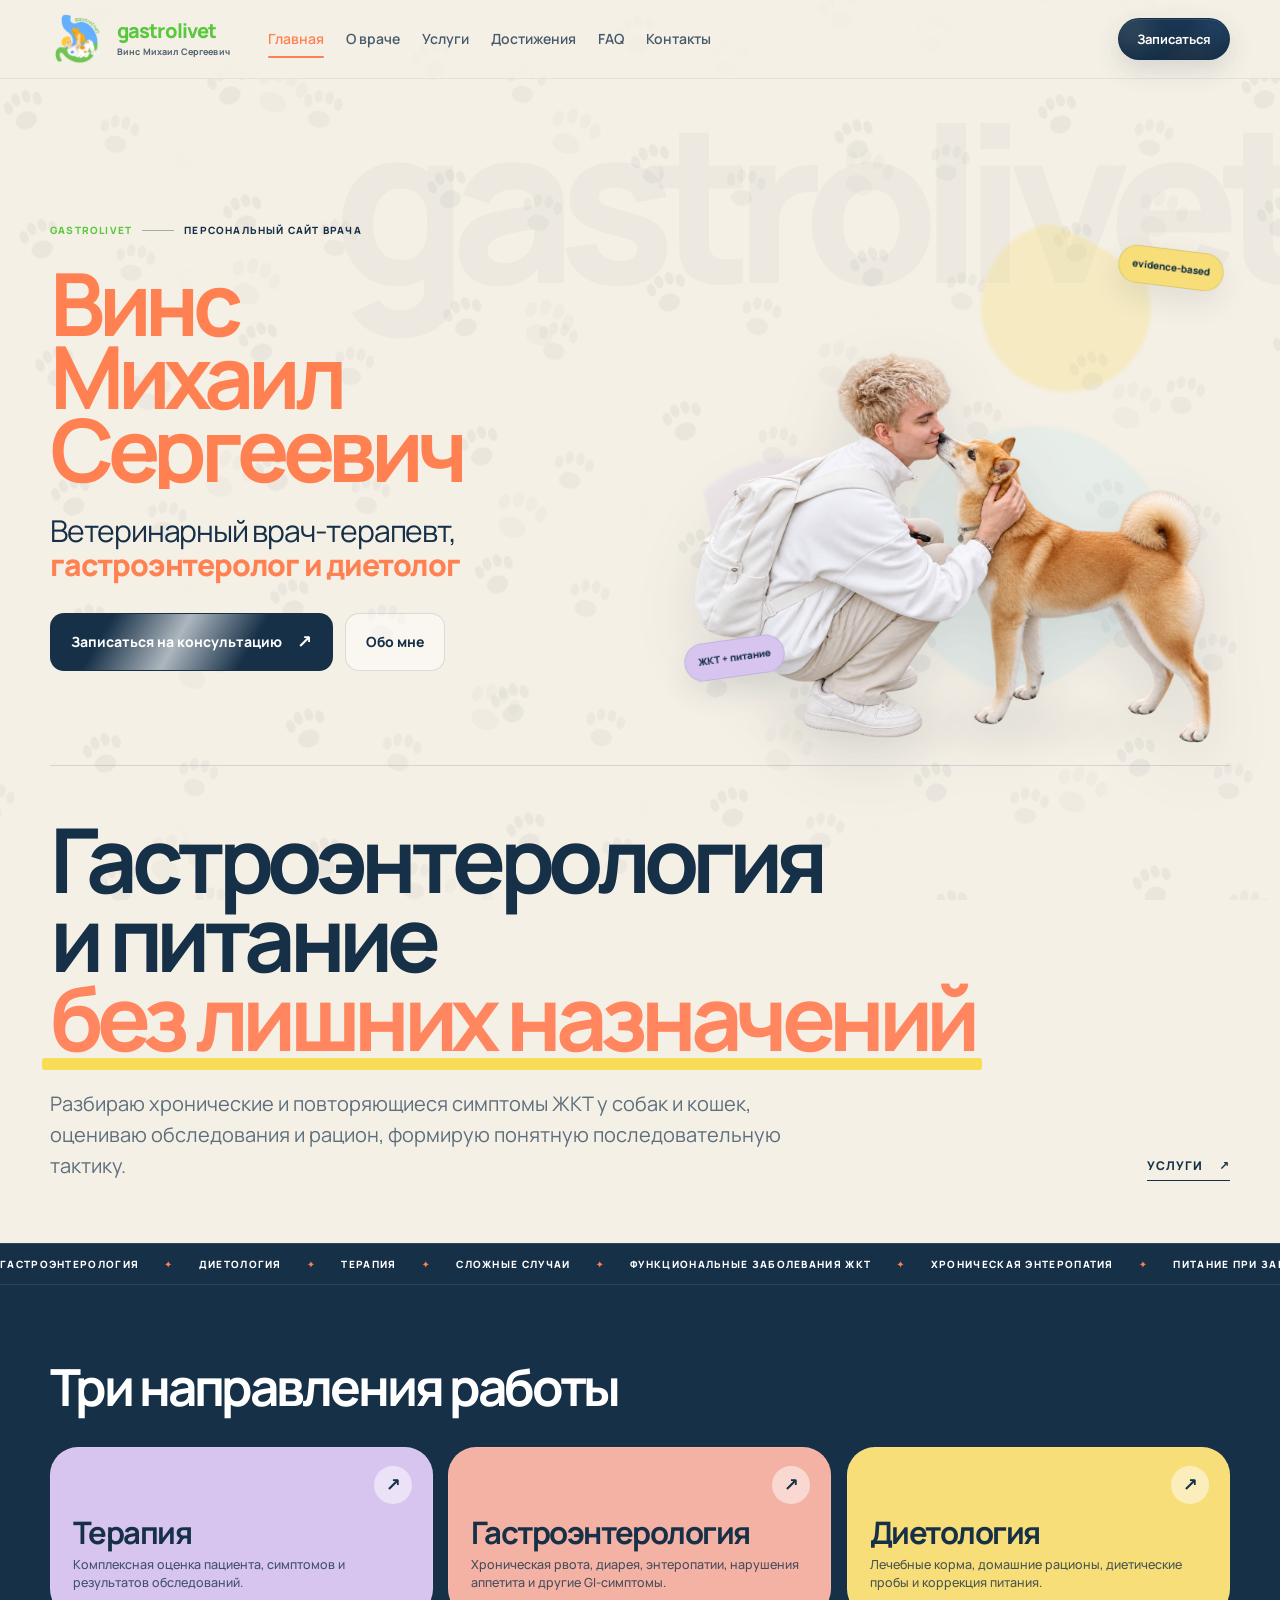
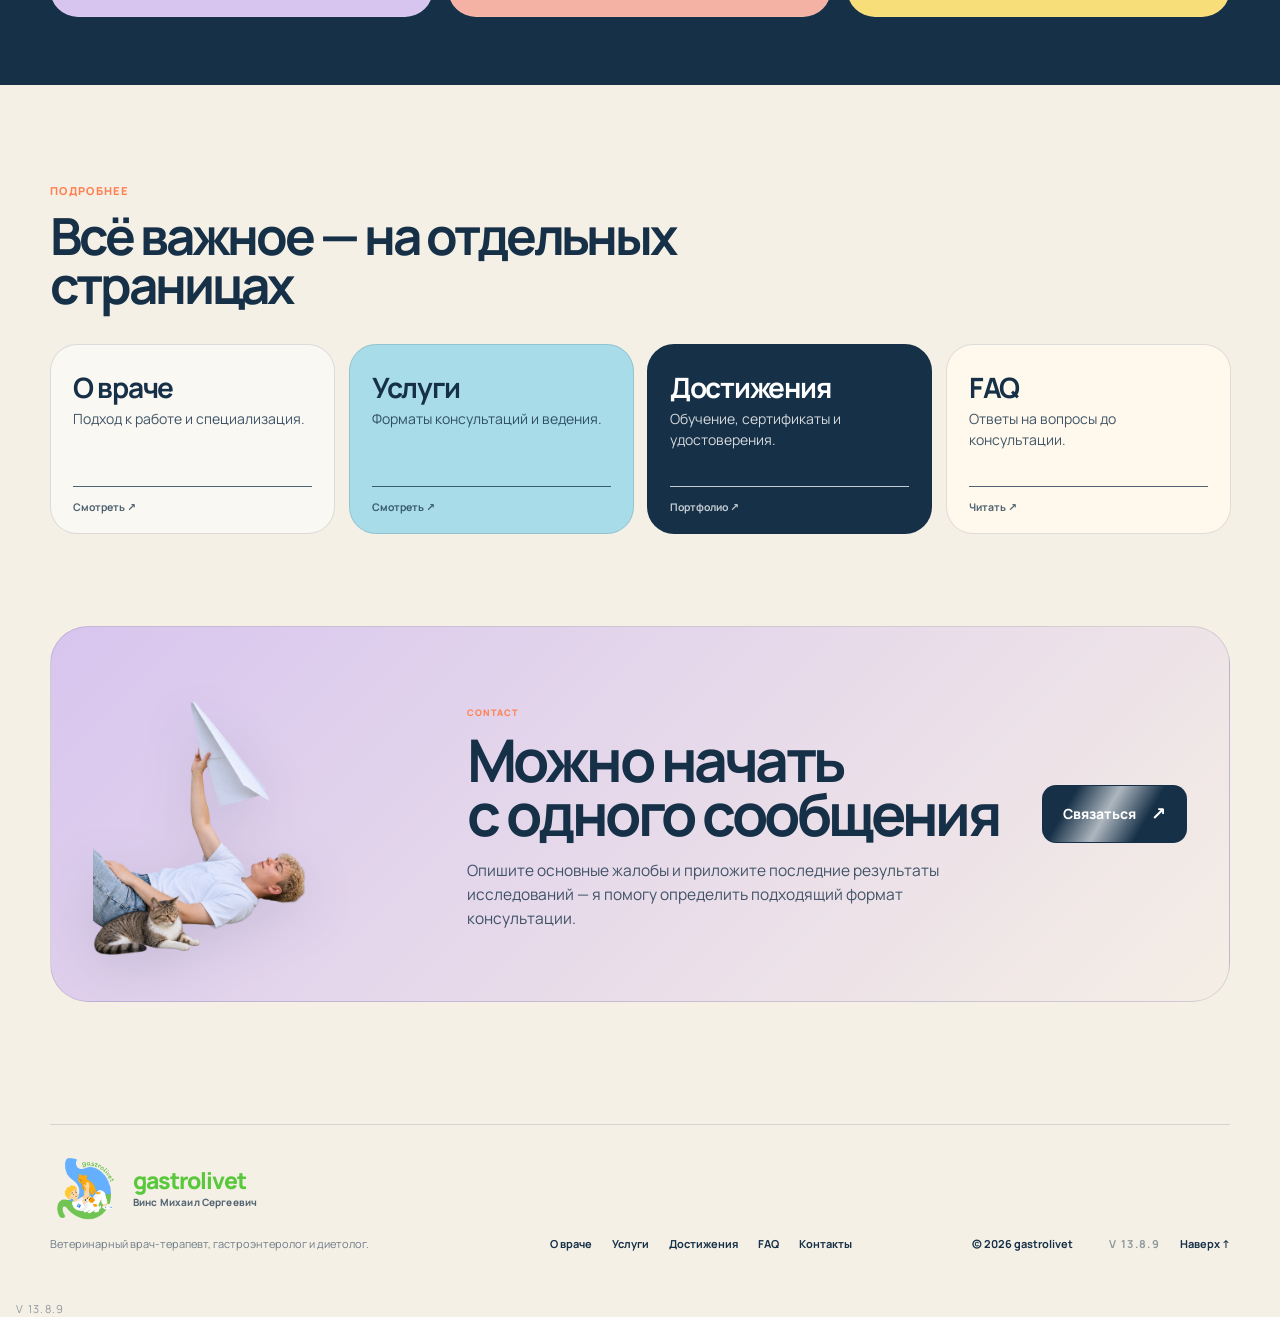
<file: index.html>
<!DOCTYPE html>
<html lang="ru">
<head>
  <meta charset="UTF-8" />
  <meta name="viewport" content="width=device-width, initial-scale=1.0" />
  <meta name="description" content="Винс Михаил Сергеевич — ветеринарный врач-терапевт, гастроэнтеролог и диетолог. gastrolivet: гастроэнтерология и диетология собак и кошек." />
  <title>gastrolivet — Винс Михаил Сергеевич | Ветеринарный гастроэнтеролог и диетолог</title>
  <link rel="icon" type="image/svg+xml" href="assets/gastrolivet-logo.webp" />
  <link rel="icon" type="image/png" href="assets/favicon.png" />
  <link rel="stylesheet" href="styles.css" />
</head>
<body id="top">
  <div class="page-noise"></div>
  <div class="ambient-paws-css" aria-hidden="true"></div>
  
    <header class="header">
      <div class="container header__inner">
        <a class="brand brand--identity" href="index.html" aria-label="gastrolivet — главная">
          <img class="brand__logo" src="assets/gastrolivet-logo.webp" alt="" aria-hidden="true">
          <span class="brand__identity">
            <span class="brand__text">gastrolivet</span>
            <span class="brand__owner">Винс Михаил Сергеевич</span>
          </span>
        </a>

        <nav class="nav" id="nav">
          <a href="index.html" class="is-active">Главная</a>
          <a href="about.html" class="">О враче</a>
          <a href="services.html" class="">Услуги</a>
          <a href="achievements.html" class="">Достижения</a>
          <a href="faq.html" class="">FAQ</a>
          <a href="contacts.html" class="">Контакты</a>
        </nav>

        <a class="header__cta" href="contacts.html">Записаться</a>

        <button class="menu-btn" id="menuBtn" aria-label="Открыть меню" aria-expanded="false">
          <span></span><span></span><span></span>
        </button>
      </div>
    </header>
    
  
<main class="personal-home">

  <section class="personal-hero">
    <div class="container personal-hero__top">
      <div class="personal-hero__identity">
        <div class="personal-kicker">
          <span>gastrolivet</span>
          <i></i>
          <span>персональный сайт врача</span>
        </div>

        <h1 class="personal-name">
          Винс<br>
          Михаил Сергеевич
        </h1>

        <p class="personal-role">
          Ветеринарный врач-терапевт,<br>
          <strong>гастроэнтеролог и диетолог</strong>
        </p>

        <div class="personal-actions">
          <a class="btn btn--primary" href="contacts.html">Записаться на консультацию <span>↗</span></a>
          <a class="btn btn--ghost" href="about.html">Обо мне</a>
        </div>
      </div>
      <div class="personal-hero__visual personal-hero__visual--photo">
        <div class="hero-photo-halo" aria-hidden="true"></div>
        <img class="hero-person-photo"
             src="assets/profile-photo.png"
             alt="Винс Михаил Сергеевич с собакой">
        <span class="personal-sticker personal-sticker--one">evidence-based</span>
        <span class="personal-sticker personal-sticker--two">ЖКТ + питание</span>
      </div>
    </div>

    <div class="container personal-statement">
      <div class="personal-statement__index"></div>
      <h2>
        Гастроэнтерология<br>
        и питание <span class="hero-highlight">без лишних назначений</span>
      </h2>
      <div class="personal-statement__bottom">
        <p>
          Разбираю хронические и повторяющиеся симптомы ЖКТ у собак и кошек,
          оцениваю обследования и рацион, формирую понятную последовательную тактику.
        </p>
        <a href="services.html" class="personal-arrow-link">Услуги <span>↗</span></a>
      </div>
    </div>
  </section>

  <div class="site-marquee" aria-hidden="true">
    <div class="site-marquee__track">
      <div class="site-marquee__set">
        <span>ГАСТРОЭНТЕРОЛОГИЯ</span><i>✦</i>
        <span>ДИЕТОЛОГИЯ</span><i>✦</i>
        <span>ТЕРАПИЯ</span><i>✦</i>
        <span>СЛОЖНЫЕ СЛУЧАИ</span><i>✦</i>
        <span>ФУНКЦИОНАЛЬНЫЕ ЗАБОЛЕВАНИЯ ЖКТ</span><i>✦</i>
        <span>ХРОНИЧЕСКАЯ ЭНТЕРОПАТИЯ</span><i>✦</i>
        <span>ПИТАНИЕ ПРИ ЗАБОЛЕВАНИЯХ ЖКТ</span><i>✦</i>
        <span>СОБАКИ + КОШКИ</span><i>✦</i>
        <span>EVIDENCE-BASED</span><i>✦</i>
      </div>
      <div class="site-marquee__set" aria-hidden="true">
        <span>ГАСТРОЭНТЕРОЛОГИЯ</span><i>✦</i>
        <span>ДИЕТОЛОГИЯ</span><i>✦</i>
        <span>ТЕРАПИЯ</span><i>✦</i>
        <span>СЛОЖНЫЕ СЛУЧАИ</span><i>✦</i>
        <span>ФУНКЦИОНАЛЬНЫЕ ЗАБОЛЕВАНИЯ ЖКТ</span><i>✦</i>
        <span>ХРОНИЧЕСКАЯ ЭНТЕРОПАТИЯ</span><i>✦</i>
        <span>ПИТАНИЕ ПРИ ЗАБОЛЕВАНИЯХ ЖКТ</span><i>✦</i>
        <span>СОБАКИ + КОШКИ</span><i>✦</i>
        <span>EVIDENCE-BASED</span><i>✦</i>
      </div>
    </div>
  </div>
  </div>

<section class="personal-expertise">
    <div class="container">
      <div class="personal-section-head">
        <span></span>
        <h2>Три направления работы</h2>
      </div>

      <div class="expertise-grid">
        <a href="services.html" class="expertise-card expertise-card--therapy">
          <div class="expertise-card__top">
            
            <i>↗</i>
          </div>
          <div>
            <h3>Терапия</h3>
            <p>Комплексная оценка пациента, симптомов и результатов обследований.</p>
          </div>
        </a>

        <a href="services.html" class="expertise-card expertise-card--gastro">
          <div class="expertise-card__top">
            
            <i>↗</i>
          </div>
          <div>
            <h3>Гастроэнтерология</h3>
            <p>Хроническая рвота, диарея, энтеропатии, нарушения аппетита и другие GI-симптомы.</p>
          </div>
        </a>

        <a href="services.html" class="expertise-card expertise-card--diet">
          <div class="expertise-card__top">
            
            <i>↗</i>
          </div>
          <div>
            <h3>Диетология</h3>
            <p>Лечебные корма, домашние рационы, диетические пробы и коррекция питания.</p>
          </div>
        </a>
      </div>
    </div>
  </section>

  <section class="personal-navigation">
    <div class="container">
      <div class="personal-section-head personal-section-head--row">
        <div>
          <span>подробнее</span>
          <h2>Всё важное — на отдельных страницах</h2>
        </div>
        <p></p>
      </div>

      <div class="personal-nav-grid">
        <a href="about.html" class="personal-nav-card">
          
          <h3>О враче</h3>
          <p>Подход к работе и специализация.</p>
          <b>Смотреть ↗</b>
        </a>

        <a href="services.html" class="personal-nav-card personal-nav-card--accent">
          
          <h3>Услуги</h3>
          <p>Форматы консультаций и ведения.</p>
          <b>Смотреть ↗</b>
        </a>

        <a href="achievements.html" class="personal-nav-card personal-nav-card--dark">
          
          <h3>Достижения</h3>
          <p>Обучение, сертификаты и удостоверения.</p>
          <b>Портфолио ↗</b>
        </a>

        <a href="faq.html" class="personal-nav-card personal-nav-card--soft">
          
          <h3>FAQ</h3>
          <p>Ответы на вопросы до консультации.</p>
          <b>Читать ↗</b>
        </a>
      </div>
    </div>
  </section>

  <section class="personal-contact">
    <div class="container personal-contact__box">
      <div class="personal-contact__visual">
        <img class="personal-contact__photo" src="assets/contact-photo-cutout.png" alt="Винс Михаил Сергеевич с котом и бумажным самолётом">
      </div>
      <div class="personal-contact__copy">
        <span>contact</span>
        <h2>Можно начать<br>с одного сообщения</h2>
        <p>
          Опишите основные жалобы и приложите последние результаты исследований —
          я помогу определить подходящий формат консультации.
        </p>
      </div>
      <div class="personal-contact__action">
        <a class="btn btn--primary" href="contacts.html">Связаться <span>↗</span></a>
      </div>
    </div>
  </section>

</main>

  
    <footer class="footer">
      <div class="container footer__inner">
        <div>
          <a class="brand brand--footer brand--identity" href="index.html">
            <img class="brand__logo" src="assets/gastrolivet-logo.webp" alt="" aria-hidden="true">
            <span class="brand__identity">
              <span class="brand__text">gastrolivet</span>
              <span class="brand__owner">Винс Михаил Сергеевич</span>
            </span>
          </a>
          <p>Ветеринарный врач-терапевт, гастроэнтеролог и диетолог.</p>
        </div>
        <div class="footer__links">
          <a href="about.html">О враче</a>
          <a href="services.html">Услуги</a>
          <a href="achievements.html">Достижения</a>
          <a href="faq.html">FAQ</a>
          <a href="contacts.html">Контакты</a>
        </div>
        <div class="footer__right">
          <span>© 2026 gastrolivet</span>
      <span class="site-version">v 13.8.9</span>
          <a href="#top">Наверх ↑</a>
        </div>
      </div>
    </footer>
    
  <script src="script.js"></script>
<div class="site-version">v 13.8.9</div></body>
</html>
</file>
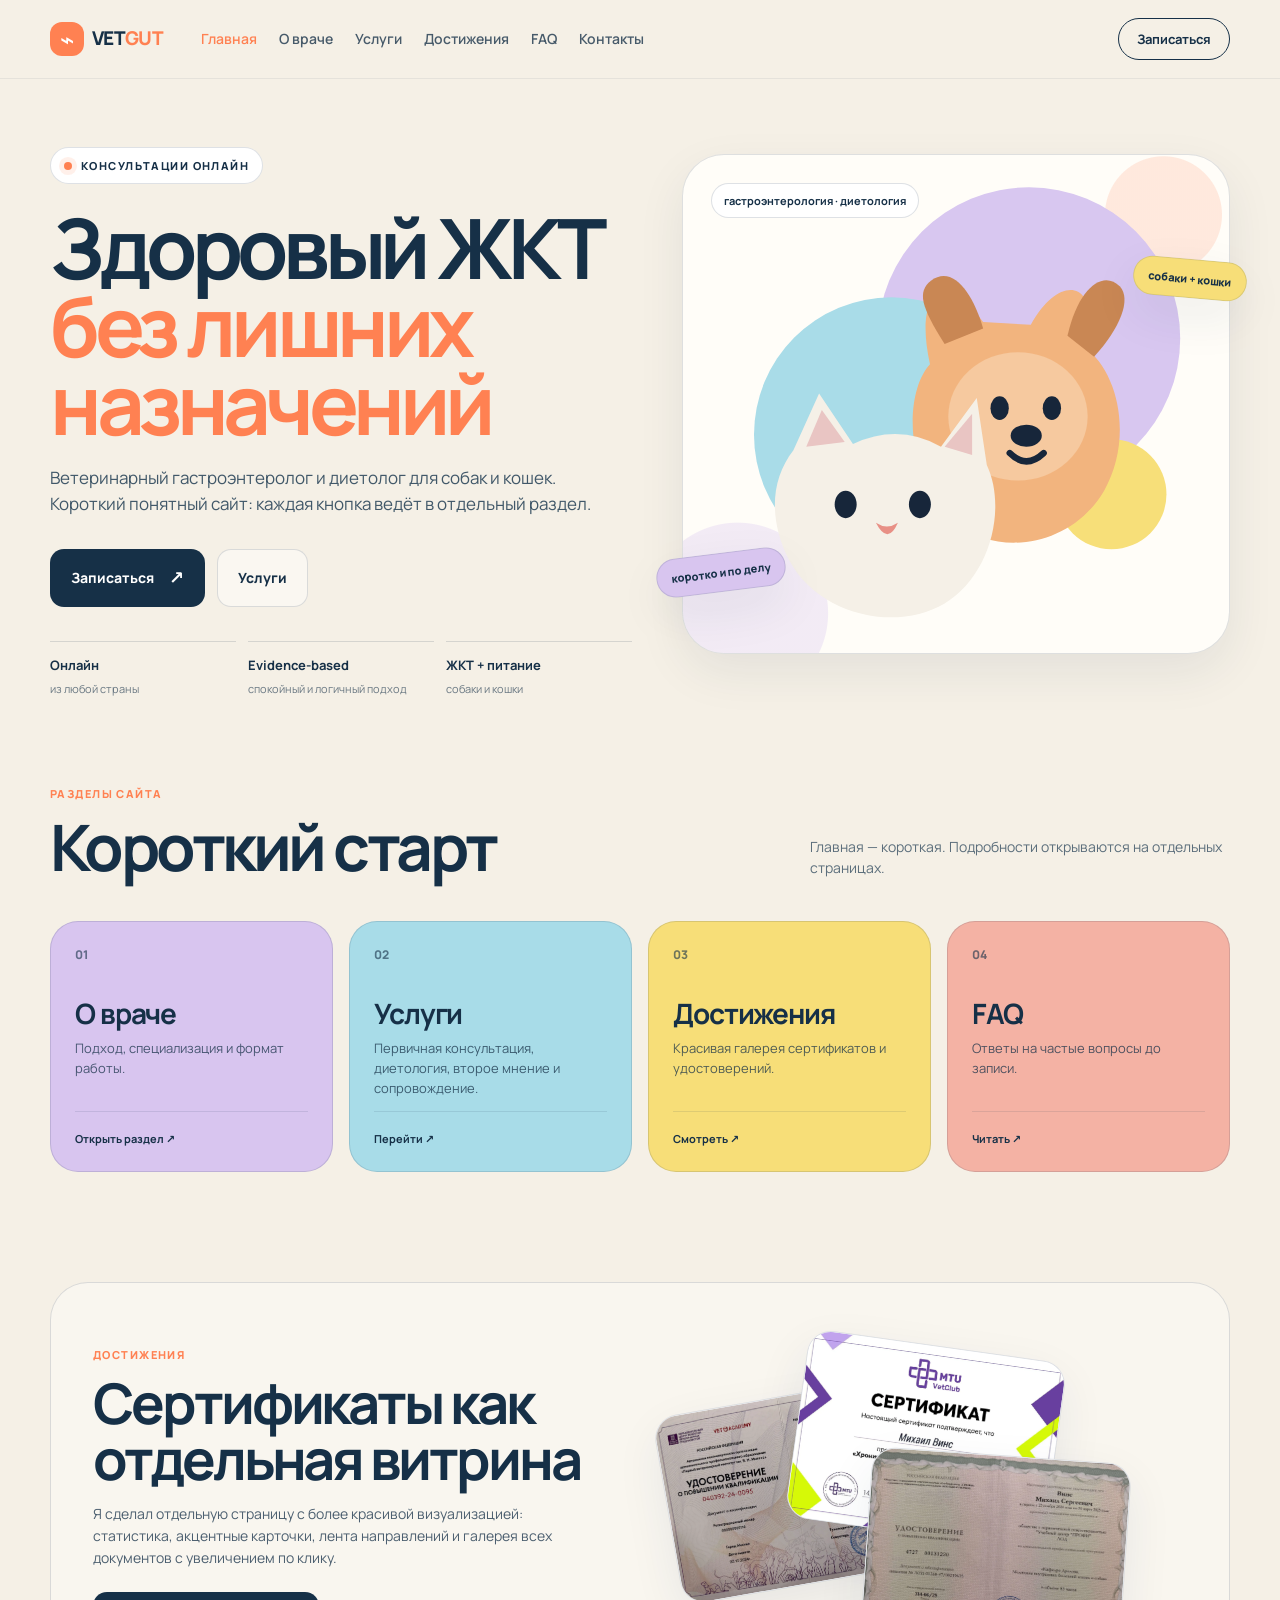
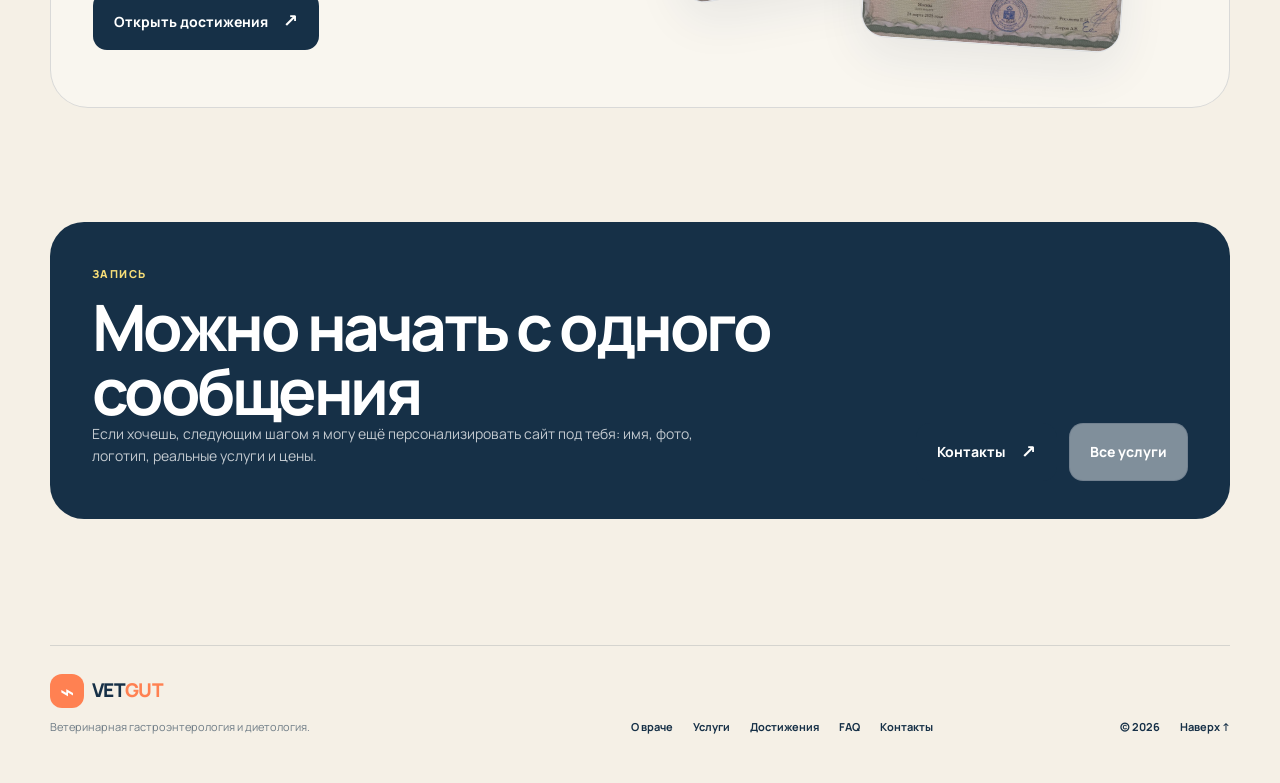
<file: vet_gastro_site_animated_certificates/index.html>
<!DOCTYPE html>
<html lang="ru">
<head>
  <meta charset="UTF-8" />
  <meta name="viewport" content="width=device-width, initial-scale=1.0" />
  <meta name="description" content="Ветеринарный гастроэнтеролог и диетолог" />
  <title>Ветеринарный гастроэнтеролог и диетолог</title>
  <link rel="stylesheet" href="styles.css" />
</head>
<body id="top">
  <div class="page-noise"></div>
  
    <header class="header">
      <div class="container header__inner">
        <a class="brand" href="index.html" aria-label="На главную">
          <span class="brand__mark">⌁</span>
          <span class="brand__text">VET<span>GUT</span></span>
        </a>

        <nav class="nav" id="nav">
          <a href="index.html" class="is-active">Главная</a>
          <a href="about.html" class="">О враче</a>
          <a href="services.html" class="">Услуги</a>
          <a href="achievements.html" class="">Достижения</a>
          <a href="faq.html" class="">FAQ</a>
          <a href="contacts.html" class="">Контакты</a>
        </nav>

        <a class="header__cta" href="contacts.html">Записаться</a>

        <button class="menu-btn" id="menuBtn" aria-label="Открыть меню" aria-expanded="false">
          <span></span><span></span><span></span>
        </button>
      </div>
    </header>
    
  <main>
    
<section class="hero hero--compact">
  <div class="container hero__grid">
    <div class="hero__copy">
      <div class="eyebrow"><span class="dot"></span> консультации онлайн</div>
      <h1>Здоровый ЖКТ<br><span>без лишних назначений</span></h1>
      <p class="hero__lead">
        Ветеринарный гастроэнтеролог и диетолог для собак и кошек.
        Короткий понятный сайт: каждая кнопка ведёт в отдельный раздел.
      </p>

      <div class="hero__actions">
        <a class="btn btn--primary" href="contacts.html">Записаться <span>↗</span></a>
        <a class="btn btn--ghost" href="services.html">Услуги</a>
      </div>

      <div class="hero__facts">
        <div><b>Онлайн</b><span>из любой страны</span></div>
        <div><b>Evidence-based</b><span>спокойный и логичный подход</span></div>
        <div><b>ЖКТ + питание</b><span>собаки и кошки</span></div>
      </div>
    </div>

    <div class="hero__visual">
      <div class="hero-card hero-card--short">
        <div class="hero-card__badge">гастроэнтерология · диетология</div>
        <div class="pet-stage">
          <svg class="pet-illustration" viewBox="0 0 560 520" role="img" aria-label="Стилизованные кот и собака">
            <circle cx="360" cy="210" r="165" fill="#D8C7F0"/>
            <circle cx="210" cy="315" r="150" fill="#A9DCE8"/>
            <circle cx="450" cy="380" r="60" fill="#F7DF79"/>
            <g transform="translate(220,120)">
              <path d="M90 72 C45 10 15 42 32 118 C4 148 2 242 62 292 C105 328 186 318 222 256 C254 199 238 126 200 99 C222 31 176 13 142 75 Z" fill="#F2B47E"/>
              <path d="M48 96 C22 55 18 39 33 27 C57 9 79 41 90 79 Z" fill="#C98754"/>
              <path d="M182 87 C194 34 221 15 239 33 C252 47 240 78 211 110 Z" fill="#C98754"/>
              <ellipse cx="128" cy="175" rx="76" ry="70" fill="#F6C99F"/>
              <ellipse cx="108" cy="166" rx="10" ry="13" fill="#17263A"/>
              <ellipse cx="165" cy="166" rx="10" ry="13" fill="#17263A"/>
              <ellipse cx="137" cy="196" rx="17" ry="12" fill="#17263A"/>
              <path d="M119 215 Q137 233 156 215" fill="none" stroke="#17263A" stroke-width="7" stroke-linecap="round"/>
            </g>
            <g transform="translate(48,245)">
              <path d="M55 87 L83 25 L120 80 Q170 57 216 83 L255 30 L266 103 C288 150 270 224 220 254 C166 286 81 266 50 206 C28 163 30 119 55 87 Z" fill="#F5F0E7"/>
              <path d="M69 83 L86 43 L111 78 Z" fill="#E9C5C3"/>
              <path d="M220 83 L250 47 L250 92 Z" fill="#E9C5C3"/>
              <ellipse cx="112" cy="146" rx="12" ry="15" fill="#17263A"/>
              <ellipse cx="193" cy="146" rx="12" ry="15" fill="#17263A"/>
              <path d="M145 166 Q157 174 169 166 Q158 191 145 166 Z" fill="#E89086"/>
            </g>
          </svg>
        </div>
      </div>
      <div class="float-tag float-tag--one">собаки + кошки</div>
      <div class="float-tag float-tag--two">коротко и по делу</div>
    </div>
  </div>
</section>

<section class="section section--shortcuts">
  <div class="container">
    <div class="section-head section-head--center">
      <div>
        <span class="section-kicker">разделы сайта</span>
        <h2>Короткий старт</h2>
      </div>
      <p>Главная — короткая. Подробности открываются на отдельных страницах.</p>
    </div>

    <div class="shortcut-grid">
      <a class="shortcut-card shortcut-card--lavender" href="about.html">
        <span>01</span>
        <h3>О враче</h3>
        <p>Подход, специализация и формат работы.</p>
        <b>Открыть раздел ↗</b>
      </a>
      <a class="shortcut-card shortcut-card--sky" href="services.html">
        <span>02</span>
        <h3>Услуги</h3>
        <p>Первичная консультация, диетология, второе мнение и сопровождение.</p>
        <b>Перейти ↗</b>
      </a>
      <a class="shortcut-card shortcut-card--yellow" href="achievements.html">
        <span>03</span>
        <h3>Достижения</h3>
        <p>Красивая галерея сертификатов и удостоверений.</p>
        <b>Смотреть ↗</b>
      </a>
      <a class="shortcut-card shortcut-card--coral" href="faq.html">
        <span>04</span>
        <h3>FAQ</h3>
        <p>Ответы на частые вопросы до записи.</p>
        <b>Читать ↗</b>
      </a>
    </div>
  </div>
</section>

<section class="section section--mini-showcase">
  <div class="container mini-showcase">
    <div class="mini-showcase__copy">
      <span class="section-kicker">достижения</span>
      <h2>Сертификаты как отдельная витрина</h2>
      <p>
        Я сделал отдельную страницу с более красивой визуализацией:
        статистика, акцентные карточки, лента направлений и галерея всех документов с увеличением по клику.
      </p>
      <a class="btn btn--primary" href="achievements.html">Открыть достижения <span>↗</span></a>
    </div>
    <div class="mini-cert-stack">
      <div class="mini-cert mini-cert--one"><img src="assets/certificates/cert-01.webp" alt=""></div>
      <div class="mini-cert mini-cert--two"><img src="assets/certificates/cert-10.webp" alt=""></div>
      <div class="mini-cert mini-cert--three"><img src="assets/certificates/cert-07.webp" alt=""></div>
    </div>
  </div>
</section>

<section class="section section--cta">
  <div class="container cta-box">
    <div>
      <span class="section-kicker">запись</span>
      <h2>Можно начать с одного сообщения</h2>
      <p>Если хочешь, следующим шагом я могу ещё персонализировать сайт под тебя: имя, фото, логотип, реальные услуги и цены.</p>
    </div>
    <div class="cta-box__actions">
      <a class="btn btn--primary" href="contacts.html">Контакты <span>↗</span></a>
      <a class="btn btn--ghost" href="services.html">Все услуги</a>
    </div>
  </div>
</section>

  </main>
  
    <footer class="footer">
      <div class="container footer__inner">
        <div>
          <a class="brand brand--footer" href="index.html">
            <span class="brand__mark">⌁</span>
            <span class="brand__text">VET<span>GUT</span></span>
          </a>
          <p>Ветеринарная гастроэнтерология и диетология.</p>
        </div>
        <div class="footer__links">
          <a href="about.html">О враче</a>
          <a href="services.html">Услуги</a>
          <a href="achievements.html">Достижения</a>
          <a href="faq.html">FAQ</a>
          <a href="contacts.html">Контакты</a>
        </div>
        <div class="footer__right">
          <span>© 2026</span>
          <a href="#top">Наверх ↑</a>
        </div>
      </div>
    </footer>
    
  <script src="script.js"></script>
</body>
</html>
</file>
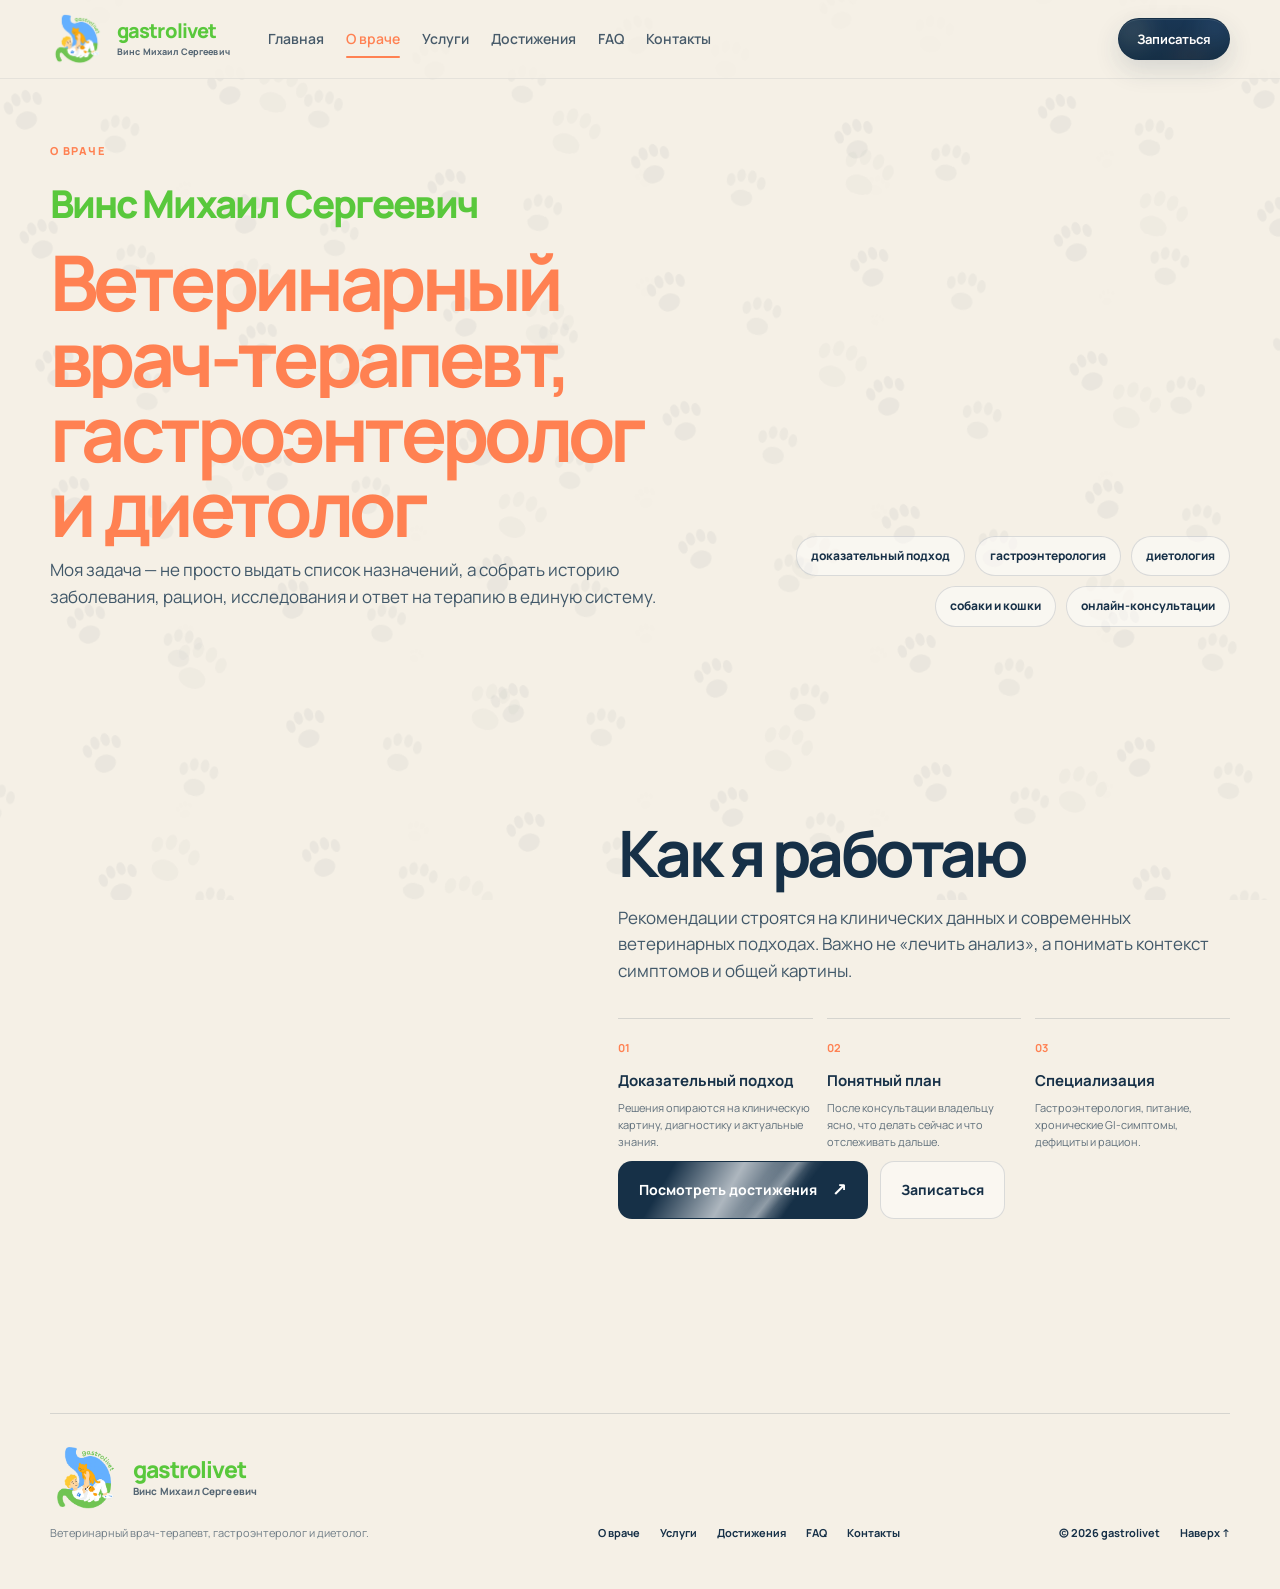
<file: about.html>
<!DOCTYPE html>
<html lang="ru">
<head>
  <meta charset="UTF-8" />
  <meta name="viewport" content="width=device-width, initial-scale=1.0" />
  <meta name="description" content="Винс Михаил Сергеевич — ветеринарный врач-терапевт, гастроэнтеролог и диетолог. gastrolivet: гастроэнтерология и диетология собак и кошек." />
  <title>О враче — Винс Михаил Сергеевич | gastrolivet</title>
  <link rel="icon" type="image/svg+xml" href="assets/gastrolivet-logo.webp" />
  <link rel="icon" type="image/png" href="assets/favicon.png" />
  <link rel="stylesheet" href="styles.css" />
</head>
<body id="top">
  <div class="page-noise"></div>
  <div class="ambient-paws-css" aria-hidden="true"></div>
  
    <header class="header">
      <div class="container header__inner">
        <a class="brand brand--identity" href="index.html" aria-label="gastrolivet — главная">
          <img class="brand__logo" src="assets/gastrolivet-logo.webp" alt="" aria-hidden="true">
          <span class="brand__identity">
            <span class="brand__text">gastrolivet</span>
            <span class="brand__owner">Винс Михаил Сергеевич</span>
          </span>
        </a>

        <nav class="nav" id="nav">
          <a href="index.html" class="">Главная</a>
          <a href="about.html" class="is-active">О враче</a>
          <a href="services.html" class="">Услуги</a>
          <a href="achievements.html" class="">Достижения</a>
          <a href="faq.html" class="">FAQ</a>
          <a href="contacts.html" class="">Контакты</a>
        </nav>

        <a class="header__cta" href="contacts.html">Записаться</a>

        <button class="menu-btn" id="menuBtn" aria-label="Открыть меню" aria-expanded="false">
          <span></span><span></span><span></span>
        </button>
      </div>
    </header>
    
  <main>
    
<section class="inner-hero">
  <div class="container inner-hero__grid">
    <div>
      <span class="section-kicker">о враче</span>
      <div class="inner-person">Винс Михаил Сергеевич</div>
      <h1 class="inner-title">Ветеринарный врач-терапевт,<br>гастроэнтеролог и диетолог</h1>
      <p class="inner-lead">
        Моя задача — не просто выдать список назначений, а собрать историю заболевания,
        рацион, исследования и ответ на терапию в единую систему.
      </p>
    </div>
    <div class="inner-chip-cloud">
      <span>доказательный подход</span>
      <span>гастроэнтерология</span>
      <span>диетология</span>
      <span>собаки и кошки</span>
      <span>онлайн-консультации</span>
    </div>
  </div>
</section>

<section class="section">
  <div class="container about-grid">
    <div class="about-visual">
      <div class="portrait-placeholder portrait-placeholder--brand">
        <span class="portrait-placeholder__label">gastrolivet</span>
        <img src="assets/gastrolivet-logo.webp" alt="Логотип gastrolivet">
      </div>
    </div>
    <div class="about-copy">
      <h2 class="sub-title">Как я работаю</h2>
      <p class="about-lead">
        Рекомендации строятся на клинических данных и современных ветеринарных подходах.
        Важно не «лечить анализ», а понимать контекст симптомов и общей картины.
      </p>

      <div class="about-points">
        <div>
          <b>01</b>
          <h4>Доказательный подход</h4>
          <p>Решения опираются на клиническую картину, диагностику и актуальные знания.</p>
        </div>
        <div>
          <b>02</b>
          <h4>Понятный план</h4>
          <p>После консультации владельцу ясно, что делать сейчас и что отслеживать дальше.</p>
        </div>
        <div>
          <b>03</b>
          <h4>Специализация</h4>
          <p>Гастроэнтерология, питание, хронические GI-симптомы, дефициты и рацион.</p>
        </div>
      </div>

      <div class="split-actions">
        <a class="btn btn--primary" href="achievements.html">Посмотреть достижения <span>↗</span></a>
        <a class="btn btn--ghost" href="contacts.html">Записаться</a>
      </div>
    </div>
  </div>
</section>

  </main>
  
    <footer class="footer">
      <div class="container footer__inner">
        <div>
          <a class="brand brand--footer brand--identity" href="index.html">
            <img class="brand__logo" src="assets/gastrolivet-logo.webp" alt="" aria-hidden="true">
            <span class="brand__identity">
              <span class="brand__text">gastrolivet</span>
              <span class="brand__owner">Винс Михаил Сергеевич</span>
            </span>
          </a>
          <p>Ветеринарный врач-терапевт, гастроэнтеролог и диетолог.</p>
        </div>
        <div class="footer__links">
          <a href="about.html">О враче</a>
          <a href="services.html">Услуги</a>
          <a href="achievements.html">Достижения</a>
          <a href="faq.html">FAQ</a>
          <a href="contacts.html">Контакты</a>
        </div>
        <div class="footer__right">
          <span>© 2026 gastrolivet</span>
          <a href="#top">Наверх ↑</a>
        </div>
      </div>
    </footer>
    
  <script src="script.js"></script>
</body>
</html>
</file>
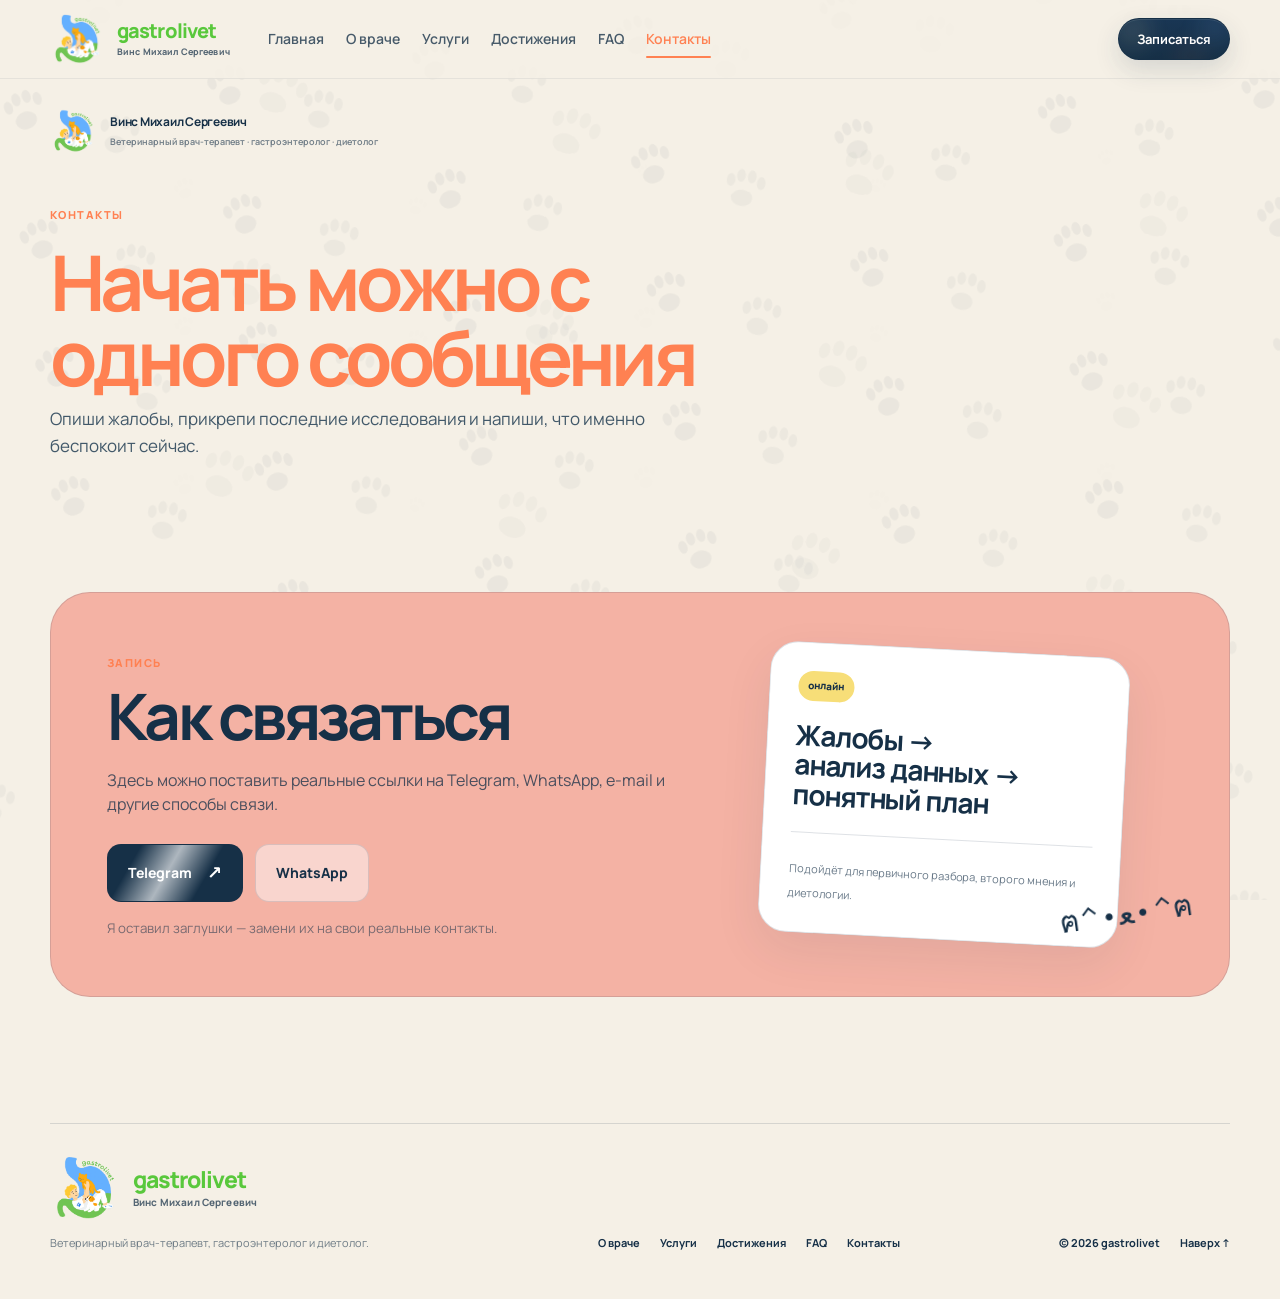
<file: contacts.html>
<!DOCTYPE html>
<html lang="ru">
<head>
  <meta charset="UTF-8" />
  <meta name="viewport" content="width=device-width, initial-scale=1.0" />
  <meta name="description" content="Винс Михаил Сергеевич — ветеринарный врач-терапевт, гастроэнтеролог и диетолог. gastrolivet: гастроэнтерология и диетология собак и кошек." />
  <title>Контакты — Винс Михаил Сергеевич | gastrolivet</title>
  <link rel="icon" type="image/svg+xml" href="assets/gastrolivet-logo.webp" />
  <link rel="icon" type="image/png" href="assets/favicon.png" />
  <link rel="stylesheet" href="styles.css" />
</head>
<body id="top">
  <div class="page-noise"></div>
  <div class="ambient-paws-css" aria-hidden="true"></div>
  
    <header class="header">
      <div class="container header__inner">
        <a class="brand brand--identity" href="index.html" aria-label="gastrolivet — главная">
          <img class="brand__logo" src="assets/gastrolivet-logo.webp" alt="" aria-hidden="true">
          <span class="brand__identity">
            <span class="brand__text">gastrolivet</span>
            <span class="brand__owner">Винс Михаил Сергеевич</span>
          </span>
        </a>

        <nav class="nav" id="nav">
          <a href="index.html" class="">Главная</a>
          <a href="about.html" class="">О враче</a>
          <a href="services.html" class="">Услуги</a>
          <a href="achievements.html" class="">Достижения</a>
          <a href="faq.html" class="">FAQ</a>
          <a href="contacts.html" class="is-active">Контакты</a>
        </nav>

        <a class="header__cta" href="contacts.html">Записаться</a>

        <button class="menu-btn" id="menuBtn" aria-label="Открыть меню" aria-expanded="false">
          <span></span><span></span><span></span>
        </button>
      </div>
    </header>
    
  <main>
    
<div class="container page-signature">
      <img src="assets/gastrolivet-logo.webp" alt="" aria-hidden="true">
      <div>
        <b>Винс Михаил Сергеевич</b>
        <span>Ветеринарный врач-терапевт · гастроэнтеролог · диетолог</span>
      </div>
    </div>

<section class="inner-hero">
  <div class="container">
    <span class="section-kicker">контакты</span>
    <h1 class="inner-title">Начать можно с одного сообщения</h1>
    <p class="inner-lead">Опиши жалобы, прикрепи последние исследования и напиши, что именно беспокоит сейчас.</p>
  </div>
</section>

<section class="section">
  <div class="container contact-card">
    <div class="contact-card__copy">
      <span class="section-kicker">запись</span>
      <h2>Как связаться</h2>
      <p>Здесь можно поставить реальные ссылки на Telegram, WhatsApp, e-mail и другие способы связи.</p>
      <div class="contact-actions">
        <a class="btn btn--primary" href="#">Telegram <span>↗</span></a>
        <a class="btn btn--ghost" href="#">WhatsApp</a>
      </div>
      <small class="contact-note">Я оставил заглушки — замени их на свои реальные контакты.</small>
    </div>
    <div class="contact-card__visual">
      <div class="contact-bubble">
        <span class="contact-bubble__small">онлайн</span>
        <b>Жалобы →<br>анализ данных →<br>понятный план</b>
        <div class="contact-bubble__line"></div>
        <span>Подойдёт для первичного разбора, второго мнения и диетологии.</span>
      </div>
      <div class="contact-pet">ฅ^•ﻌ•^ฅ</div>
    </div>
  </div>
</section>

  </main>
  
    <footer class="footer">
      <div class="container footer__inner">
        <div>
          <a class="brand brand--footer brand--identity" href="index.html">
            <img class="brand__logo" src="assets/gastrolivet-logo.webp" alt="" aria-hidden="true">
            <span class="brand__identity">
              <span class="brand__text">gastrolivet</span>
              <span class="brand__owner">Винс Михаил Сергеевич</span>
            </span>
          </a>
          <p>Ветеринарный врач-терапевт, гастроэнтеролог и диетолог.</p>
        </div>
        <div class="footer__links">
          <a href="about.html">О враче</a>
          <a href="services.html">Услуги</a>
          <a href="achievements.html">Достижения</a>
          <a href="faq.html">FAQ</a>
          <a href="contacts.html">Контакты</a>
        </div>
        <div class="footer__right">
          <span>© 2026 gastrolivet</span>
          <a href="#top">Наверх ↑</a>
        </div>
      </div>
    </footer>
    
  <script src="script.js"></script>
</body>
</html>
</file>
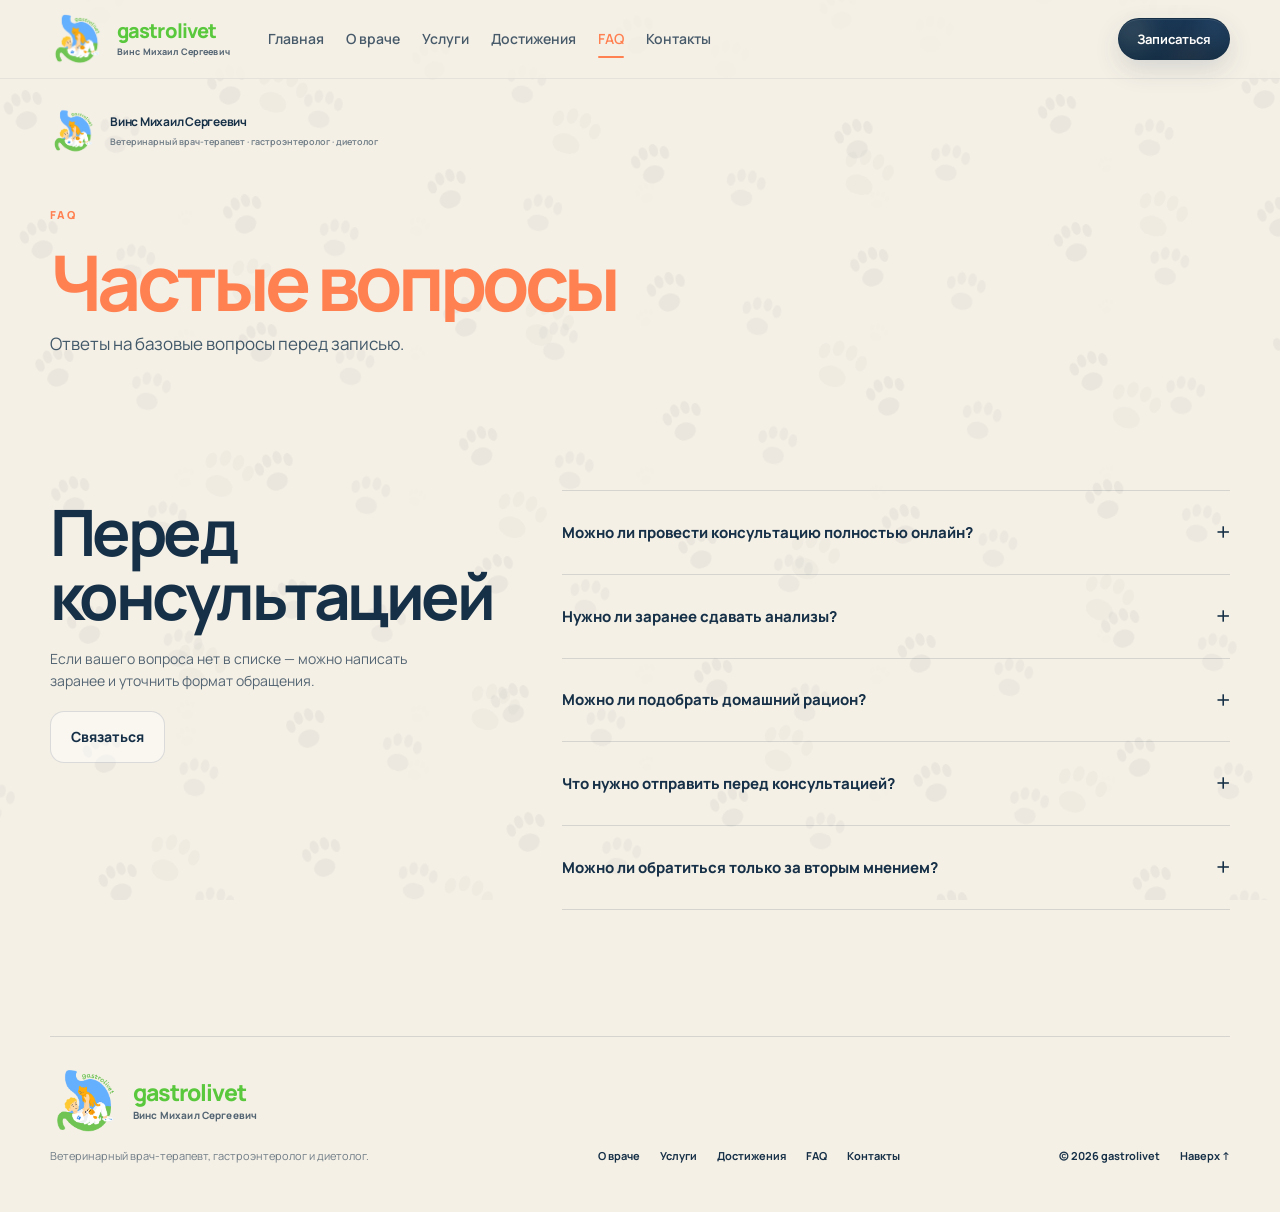
<file: faq.html>
<!DOCTYPE html>
<html lang="ru">
<head>
  <meta charset="UTF-8" />
  <meta name="viewport" content="width=device-width, initial-scale=1.0" />
  <meta name="description" content="Винс Михаил Сергеевич — ветеринарный врач-терапевт, гастроэнтеролог и диетолог. gastrolivet: гастроэнтерология и диетология собак и кошек." />
  <title>FAQ — Винс Михаил Сергеевич | gastrolivet</title>
  <link rel="icon" type="image/svg+xml" href="assets/gastrolivet-logo.webp" />
  <link rel="icon" type="image/png" href="assets/favicon.png" />
  <link rel="stylesheet" href="styles.css" />
</head>
<body id="top">
  <div class="page-noise"></div>
  <div class="ambient-paws-css" aria-hidden="true"></div>
  
    <header class="header">
      <div class="container header__inner">
        <a class="brand brand--identity" href="index.html" aria-label="gastrolivet — главная">
          <img class="brand__logo" src="assets/gastrolivet-logo.webp" alt="" aria-hidden="true">
          <span class="brand__identity">
            <span class="brand__text">gastrolivet</span>
            <span class="brand__owner">Винс Михаил Сергеевич</span>
          </span>
        </a>

        <nav class="nav" id="nav">
          <a href="index.html" class="">Главная</a>
          <a href="about.html" class="">О враче</a>
          <a href="services.html" class="">Услуги</a>
          <a href="achievements.html" class="">Достижения</a>
          <a href="faq.html" class="is-active">FAQ</a>
          <a href="contacts.html" class="">Контакты</a>
        </nav>

        <a class="header__cta" href="contacts.html">Записаться</a>

        <button class="menu-btn" id="menuBtn" aria-label="Открыть меню" aria-expanded="false">
          <span></span><span></span><span></span>
        </button>
      </div>
    </header>
    
  <main>
    
<div class="container page-signature">
      <img src="assets/gastrolivet-logo.webp" alt="" aria-hidden="true">
      <div>
        <b>Винс Михаил Сергеевич</b>
        <span>Ветеринарный врач-терапевт · гастроэнтеролог · диетолог</span>
      </div>
    </div>

<section class="inner-hero">
  <div class="container">
    <span class="section-kicker">faq</span>
    <h1 class="inner-title">Частые вопросы</h1>
    <p class="inner-lead">Ответы на базовые вопросы перед записью.</p>
  </div>
</section>

<section class="section">
  <div class="container faq-grid">
    <div class="faq-intro">
      <h2 class="sub-title">Перед консультацией</h2>
      <p>Если вашего вопроса нет в списке — можно написать заранее и уточнить формат обращения.</p>
      <a class="btn btn--ghost" href="contacts.html">Связаться</a>
    </div>

    <div class="faq-list">
      <details>
        <summary>Можно ли провести консультацию полностью онлайн?<span>+</span></summary>
        <p>Да. Для большинства гастроэнтерологических случаев первичный разбор истории, обследований и питания можно провести дистанционно.</p>
      </details>
      <details>
        <summary>Нужно ли заранее сдавать анализы?<span>+</span></summary>
        <p>Не обязательно. Лучше сначала собрать уже имеющиеся результаты, чтобы не дублировать исследования без необходимости.</p>
      </details>
      <details>
        <summary>Можно ли подобрать домашний рацион?<span>+</span></summary>
        <p>Да. Рацион рассчитывается индивидуально с учётом заболевания, переносимости продуктов и цели кормления.</p>
      </details>
      <details>
        <summary>Что нужно отправить перед консультацией?<span>+</span></summary>
        <p>Краткую историю заболевания, текущий рацион, вес животного, результаты обследований и список основных вопросов.</p>
      </details>
      <details>
        <summary>Можно ли обратиться только за вторым мнением?<span>+</span></summary>
        <p>Да. Такой формат подходит, если уже есть диагноз и назначения, но требуется независимая оценка тактики.</p>
      </details>
    </div>
  </div>
</section>

  </main>
  
    <footer class="footer">
      <div class="container footer__inner">
        <div>
          <a class="brand brand--footer brand--identity" href="index.html">
            <img class="brand__logo" src="assets/gastrolivet-logo.webp" alt="" aria-hidden="true">
            <span class="brand__identity">
              <span class="brand__text">gastrolivet</span>
              <span class="brand__owner">Винс Михаил Сергеевич</span>
            </span>
          </a>
          <p>Ветеринарный врач-терапевт, гастроэнтеролог и диетолог.</p>
        </div>
        <div class="footer__links">
          <a href="about.html">О враче</a>
          <a href="services.html">Услуги</a>
          <a href="achievements.html">Достижения</a>
          <a href="faq.html">FAQ</a>
          <a href="contacts.html">Контакты</a>
        </div>
        <div class="footer__right">
          <span>© 2026 gastrolivet</span>
          <a href="#top">Наверх ↑</a>
        </div>
      </div>
    </footer>
    
  <script src="script.js"></script>
</body>
</html>
</file>
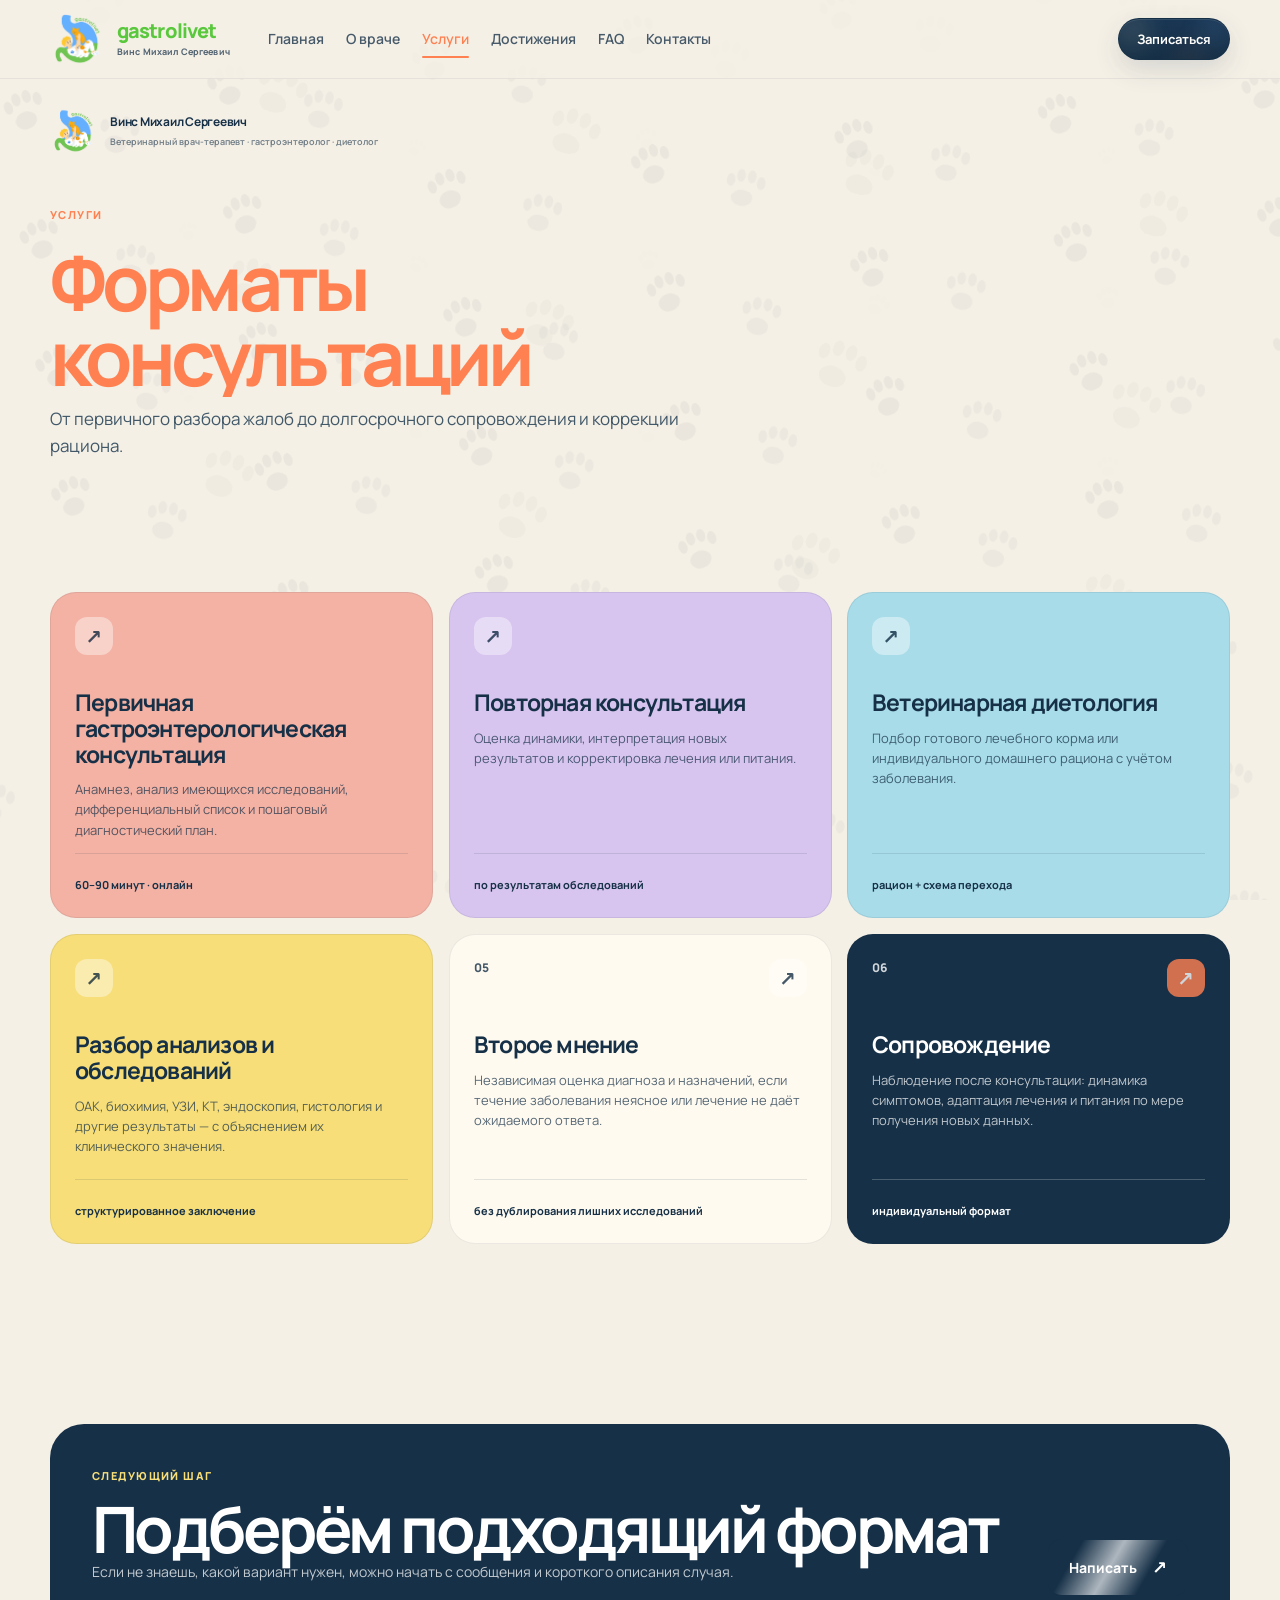
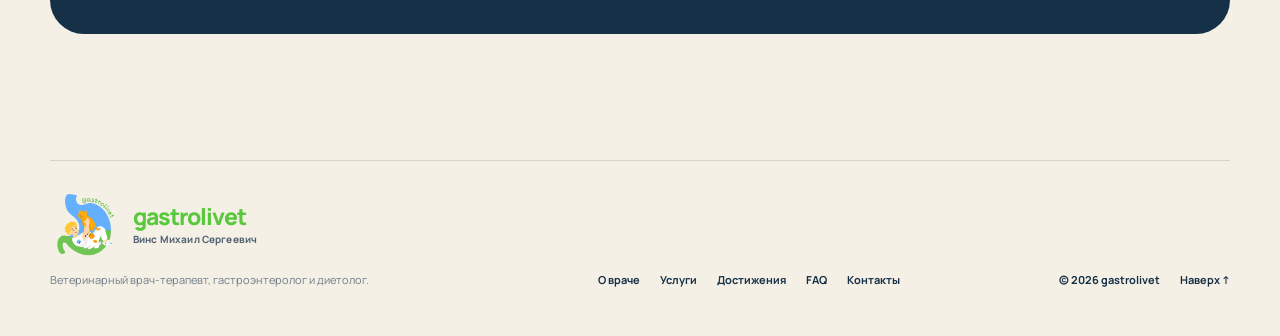
<file: services.html>
<!DOCTYPE html>
<html lang="ru">
<head>
  <meta charset="UTF-8" />
  <meta name="viewport" content="width=device-width, initial-scale=1.0" />
  <meta name="description" content="Винс Михаил Сергеевич — ветеринарный врач-терапевт, гастроэнтеролог и диетолог. gastrolivet: гастроэнтерология и диетология собак и кошек." />
  <title>Услуги — Винс Михаил Сергеевич | gastrolivet</title>
  <link rel="icon" type="image/svg+xml" href="assets/gastrolivet-logo.webp" />
  <link rel="icon" type="image/png" href="assets/favicon.png" />
  <link rel="stylesheet" href="styles.css" />
</head>
<body id="top">
  <div class="page-noise"></div>
  <div class="ambient-paws-css" aria-hidden="true"></div>
  
    <header class="header">
      <div class="container header__inner">
        <a class="brand brand--identity" href="index.html" aria-label="gastrolivet — главная">
          <img class="brand__logo" src="assets/gastrolivet-logo.webp" alt="" aria-hidden="true">
          <span class="brand__identity">
            <span class="brand__text">gastrolivet</span>
            <span class="brand__owner">Винс Михаил Сергеевич</span>
          </span>
        </a>

        <nav class="nav" id="nav">
          <a href="index.html" class="">Главная</a>
          <a href="about.html" class="">О враче</a>
          <a href="services.html" class="is-active">Услуги</a>
          <a href="achievements.html" class="">Достижения</a>
          <a href="faq.html" class="">FAQ</a>
          <a href="contacts.html" class="">Контакты</a>
        </nav>

        <a class="header__cta" href="contacts.html">Записаться</a>

        <button class="menu-btn" id="menuBtn" aria-label="Открыть меню" aria-expanded="false">
          <span></span><span></span><span></span>
        </button>
      </div>
    </header>
    
  <main>
    
<div class="container page-signature">
      <img src="assets/gastrolivet-logo.webp" alt="" aria-hidden="true">
      <div>
        <b>Винс Михаил Сергеевич</b>
        <span>Ветеринарный врач-терапевт · гастроэнтеролог · диетолог</span>
      </div>
    </div>

<section class="inner-hero">
  <div class="container">
    <span class="section-kicker">услуги</span>
    <h1 class="inner-title">Форматы консультаций</h1>
    <p class="inner-lead">От первичного разбора жалоб до долгосрочного сопровождения и коррекции рациона.</p>
  </div>
</section>

<section class="section">
  <div class="container services-grid">
    <article class="service-card service-card--coral">
      <div class="service-card__top"><span>↗</span></div>
      <h3>Первичная гастроэнтерологическая консультация</h3>
      <p>Анамнез, анализ имеющихся исследований, дифференциальный список и пошаговый диагностический план.</p>
      <div class="service-card__meta">60–90 минут · онлайн</div>
    </article>
    <article class="service-card service-card--lavender">
      <div class="service-card__top"><span>↗</span></div>
      <h3>Повторная консультация</h3>
      <p>Оценка динамики, интерпретация новых результатов и корректировка лечения или питания.</p>
      <div class="service-card__meta">по результатам обследований</div>
    </article>
    <article class="service-card service-card--sky">
      <div class="service-card__top"><span>↗</span></div>
      <h3>Ветеринарная диетология</h3>
      <p>Подбор готового лечебного корма или индивидуального домашнего рациона с учётом заболевания.</p>
      <div class="service-card__meta">рацион + схема перехода</div>
    </article>
    <article class="service-card service-card--yellow">
      <div class="service-card__top"><span>↗</span></div>
      <h3>Разбор анализов и обследований</h3>
      <p>ОАК, биохимия, УЗИ, КТ, эндоскопия, гистология и другие результаты — с объяснением их клинического значения.</p>
      <div class="service-card__meta">структурированное заключение</div>
    </article>
    <article class="service-card service-card--cream">
      <div class="service-card__top"><span>05</span><span>↗</span></div>
      <h3>Второе мнение</h3>
      <p>Независимая оценка диагноза и назначений, если течение заболевания неясное или лечение не даёт ожидаемого ответа.</p>
      <div class="service-card__meta">без дублирования лишних исследований</div>
    </article>
    <article class="service-card service-card--dark">
      <div class="service-card__top"><span>06</span><span>↗</span></div>
      <h3>Сопровождение</h3>
      <p>Наблюдение после консультации: динамика симптомов, адаптация лечения и питания по мере получения новых данных.</p>
      <div class="service-card__meta">индивидуальный формат</div>
    </article>
  </div>
</section>

<section class="section">
  <div class="container cta-box">
    <div>
      <span class="section-kicker">следующий шаг</span>
      <h2>Подберём подходящий формат</h2>
      <p>Если не знаешь, какой вариант нужен, можно начать с сообщения и короткого описания случая.</p>
    </div>
    <div class="cta-box__actions">
      <a class="btn btn--primary" href="contacts.html">Написать <span>↗</span></a>
    </div>
  </div>
</section>

  </main>
  
    <footer class="footer">
      <div class="container footer__inner">
        <div>
          <a class="brand brand--footer brand--identity" href="index.html">
            <img class="brand__logo" src="assets/gastrolivet-logo.webp" alt="" aria-hidden="true">
            <span class="brand__identity">
              <span class="brand__text">gastrolivet</span>
              <span class="brand__owner">Винс Михаил Сергеевич</span>
            </span>
          </a>
          <p>Ветеринарный врач-терапевт, гастроэнтеролог и диетолог.</p>
        </div>
        <div class="footer__links">
          <a href="about.html">О враче</a>
          <a href="services.html">Услуги</a>
          <a href="achievements.html">Достижения</a>
          <a href="faq.html">FAQ</a>
          <a href="contacts.html">Контакты</a>
        </div>
        <div class="footer__right">
          <span>© 2026 gastrolivet</span>
          <a href="#top">Наверх ↑</a>
        </div>
      </div>
    </footer>
    
  <script src="script.js"></script>
</body>
</html>
</file>
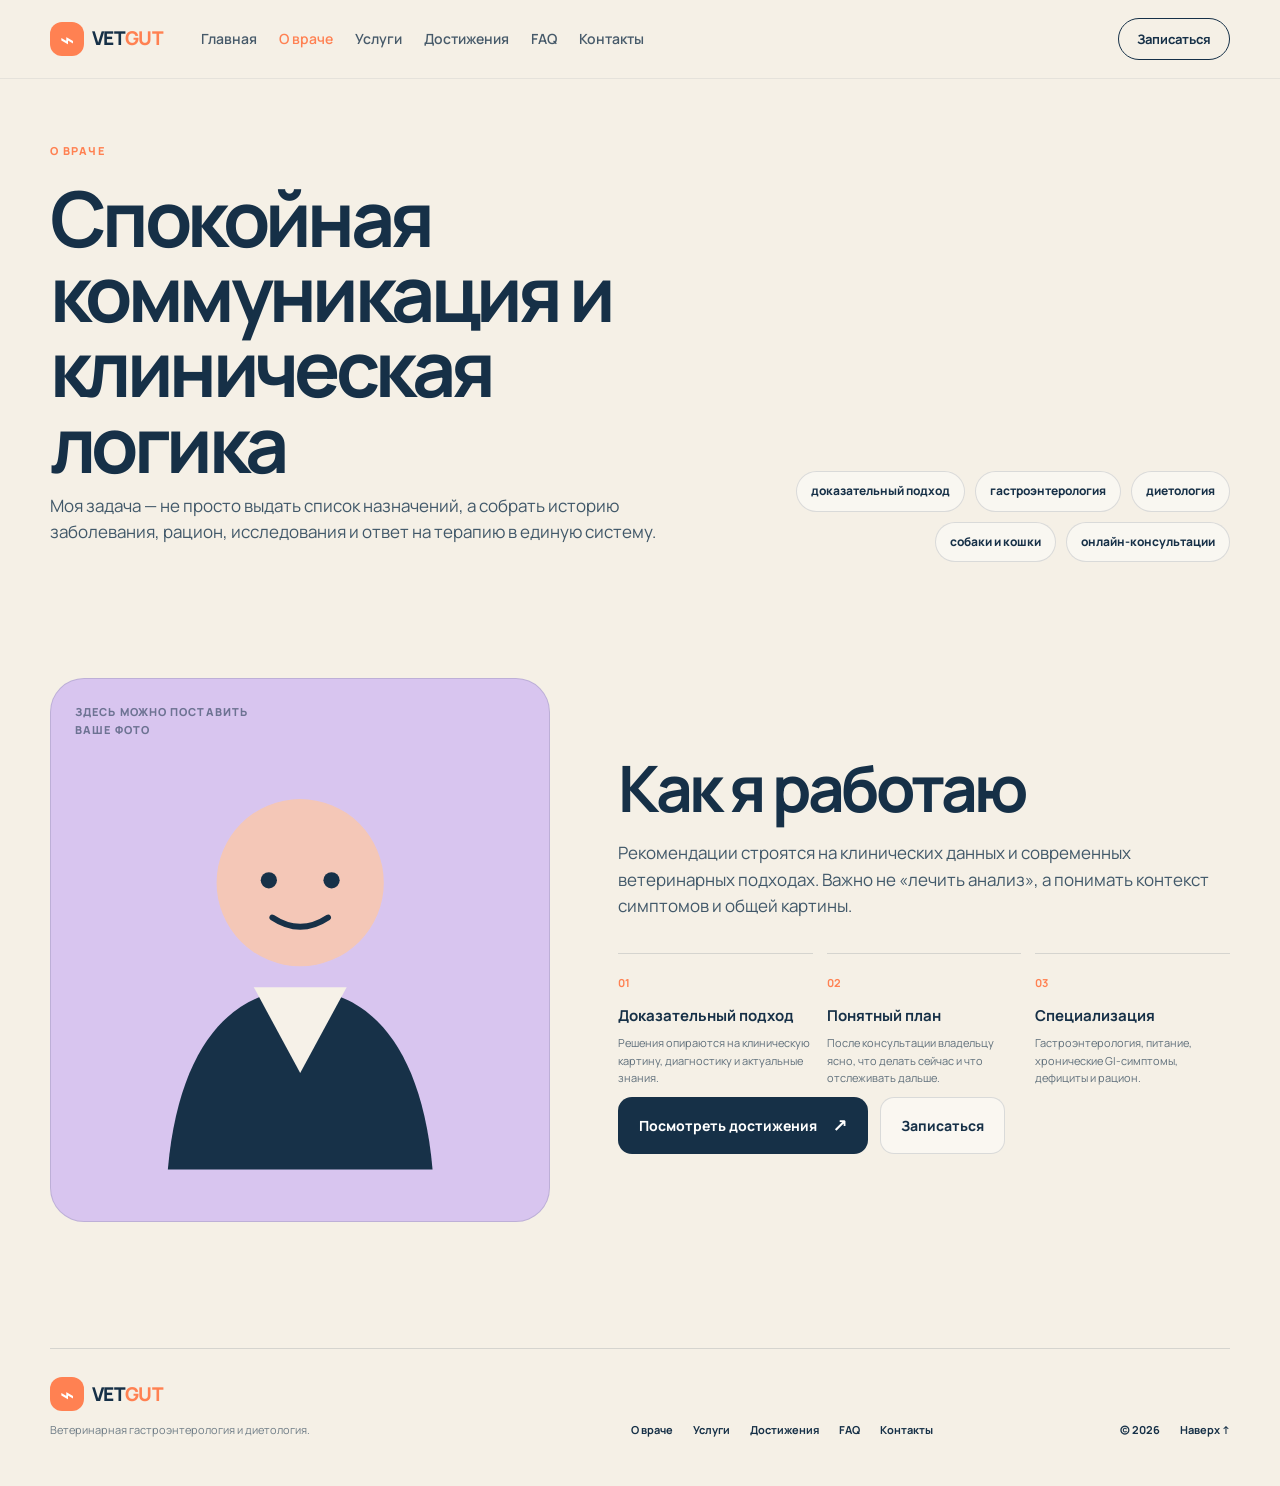
<file: vet_gastro_site_animated_certificates/about.html>
<!DOCTYPE html>
<html lang="ru">
<head>
  <meta charset="UTF-8" />
  <meta name="viewport" content="width=device-width, initial-scale=1.0" />
  <meta name="description" content="Ветеринарный гастроэнтеролог и диетолог" />
  <title>О враче — VETGUT</title>
  <link rel="stylesheet" href="styles.css" />
</head>
<body id="top">
  <div class="page-noise"></div>
  
    <header class="header">
      <div class="container header__inner">
        <a class="brand" href="index.html" aria-label="На главную">
          <span class="brand__mark">⌁</span>
          <span class="brand__text">VET<span>GUT</span></span>
        </a>

        <nav class="nav" id="nav">
          <a href="index.html" class="">Главная</a>
          <a href="about.html" class="is-active">О враче</a>
          <a href="services.html" class="">Услуги</a>
          <a href="achievements.html" class="">Достижения</a>
          <a href="faq.html" class="">FAQ</a>
          <a href="contacts.html" class="">Контакты</a>
        </nav>

        <a class="header__cta" href="contacts.html">Записаться</a>

        <button class="menu-btn" id="menuBtn" aria-label="Открыть меню" aria-expanded="false">
          <span></span><span></span><span></span>
        </button>
      </div>
    </header>
    
  <main>
    
<section class="inner-hero">
  <div class="container inner-hero__grid">
    <div>
      <span class="section-kicker">о враче</span>
      <h1 class="inner-title">Спокойная коммуникация и клиническая логика</h1>
      <p class="inner-lead">
        Моя задача — не просто выдать список назначений, а собрать историю заболевания,
        рацион, исследования и ответ на терапию в единую систему.
      </p>
    </div>
    <div class="inner-chip-cloud">
      <span>доказательный подход</span>
      <span>гастроэнтерология</span>
      <span>диетология</span>
      <span>собаки и кошки</span>
      <span>онлайн-консультации</span>
    </div>
  </div>
</section>

<section class="section">
  <div class="container about-grid">
    <div class="about-visual">
      <div class="portrait-placeholder">
        <div class="portrait-placeholder__label">здесь можно поставить<br>ваше фото</div>
        <svg viewBox="0 0 360 420" aria-hidden="true">
          <circle cx="180" cy="128" r="72" fill="#F4C7B7"/>
          <path d="M66 375 C76 262 126 220 180 220 C234 220 284 262 294 375 Z" fill="#173148"/>
          <path d="M140 218 L180 292 L220 218" fill="#F6F1E8"/>
          <circle cx="153" cy="126" r="7" fill="#173148"/>
          <circle cx="207" cy="126" r="7" fill="#173148"/>
          <path d="M156 158 Q180 174 204 158" fill="none" stroke="#173148" stroke-width="5" stroke-linecap="round"/>
        </svg>
      </div>
    </div>
    <div class="about-copy">
      <h2 class="sub-title">Как я работаю</h2>
      <p class="about-lead">
        Рекомендации строятся на клинических данных и современных ветеринарных подходах.
        Важно не «лечить анализ», а понимать контекст симптомов и общей картины.
      </p>

      <div class="about-points">
        <div>
          <b>01</b>
          <h4>Доказательный подход</h4>
          <p>Решения опираются на клиническую картину, диагностику и актуальные знания.</p>
        </div>
        <div>
          <b>02</b>
          <h4>Понятный план</h4>
          <p>После консультации владельцу ясно, что делать сейчас и что отслеживать дальше.</p>
        </div>
        <div>
          <b>03</b>
          <h4>Специализация</h4>
          <p>Гастроэнтерология, питание, хронические GI-симптомы, дефициты и рацион.</p>
        </div>
      </div>

      <div class="split-actions">
        <a class="btn btn--primary" href="achievements.html">Посмотреть достижения <span>↗</span></a>
        <a class="btn btn--ghost" href="contacts.html">Записаться</a>
      </div>
    </div>
  </div>
</section>

  </main>
  
    <footer class="footer">
      <div class="container footer__inner">
        <div>
          <a class="brand brand--footer" href="index.html">
            <span class="brand__mark">⌁</span>
            <span class="brand__text">VET<span>GUT</span></span>
          </a>
          <p>Ветеринарная гастроэнтерология и диетология.</p>
        </div>
        <div class="footer__links">
          <a href="about.html">О враче</a>
          <a href="services.html">Услуги</a>
          <a href="achievements.html">Достижения</a>
          <a href="faq.html">FAQ</a>
          <a href="contacts.html">Контакты</a>
        </div>
        <div class="footer__right">
          <span>© 2026</span>
          <a href="#top">Наверх ↑</a>
        </div>
      </div>
    </footer>
    
  <script src="script.js"></script>
</body>
</html>
</file>
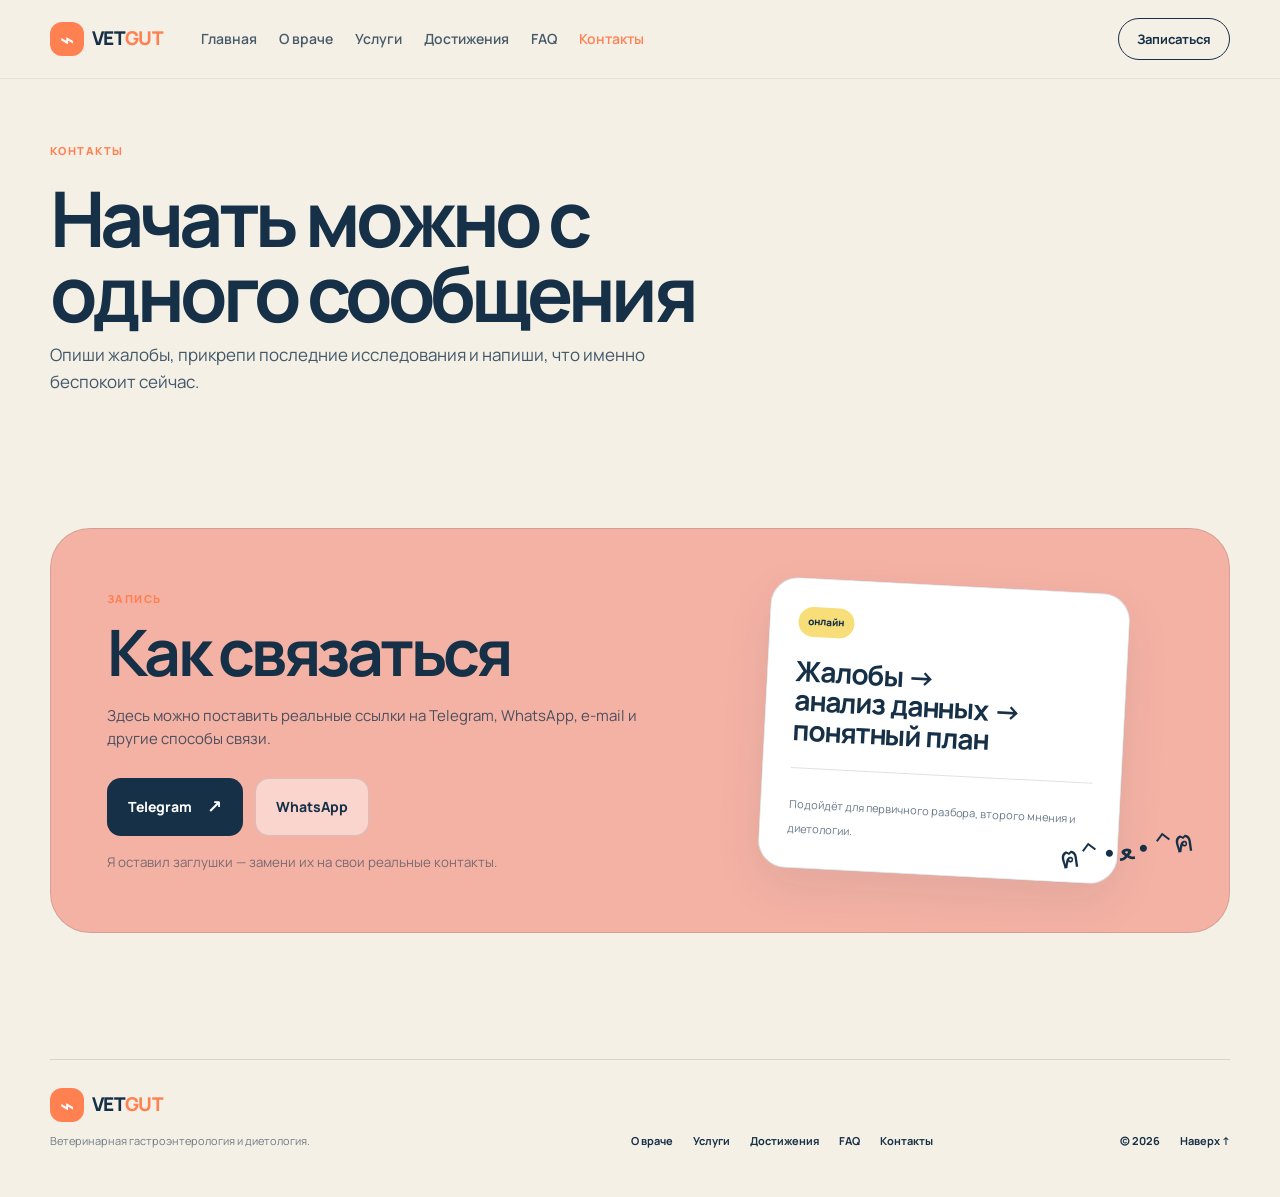
<file: vet_gastro_site_animated_certificates/contacts.html>
<!DOCTYPE html>
<html lang="ru">
<head>
  <meta charset="UTF-8" />
  <meta name="viewport" content="width=device-width, initial-scale=1.0" />
  <meta name="description" content="Ветеринарный гастроэнтеролог и диетолог" />
  <title>Контакты — VETGUT</title>
  <link rel="stylesheet" href="styles.css" />
</head>
<body id="top">
  <div class="page-noise"></div>
  
    <header class="header">
      <div class="container header__inner">
        <a class="brand" href="index.html" aria-label="На главную">
          <span class="brand__mark">⌁</span>
          <span class="brand__text">VET<span>GUT</span></span>
        </a>

        <nav class="nav" id="nav">
          <a href="index.html" class="">Главная</a>
          <a href="about.html" class="">О враче</a>
          <a href="services.html" class="">Услуги</a>
          <a href="achievements.html" class="">Достижения</a>
          <a href="faq.html" class="">FAQ</a>
          <a href="contacts.html" class="is-active">Контакты</a>
        </nav>

        <a class="header__cta" href="contacts.html">Записаться</a>

        <button class="menu-btn" id="menuBtn" aria-label="Открыть меню" aria-expanded="false">
          <span></span><span></span><span></span>
        </button>
      </div>
    </header>
    
  <main>
    
<section class="inner-hero">
  <div class="container">
    <span class="section-kicker">контакты</span>
    <h1 class="inner-title">Начать можно с одного сообщения</h1>
    <p class="inner-lead">Опиши жалобы, прикрепи последние исследования и напиши, что именно беспокоит сейчас.</p>
  </div>
</section>

<section class="section">
  <div class="container contact-card">
    <div class="contact-card__copy">
      <span class="section-kicker">запись</span>
      <h2>Как связаться</h2>
      <p>Здесь можно поставить реальные ссылки на Telegram, WhatsApp, e-mail и другие способы связи.</p>
      <div class="contact-actions">
        <a class="btn btn--primary" href="#">Telegram <span>↗</span></a>
        <a class="btn btn--ghost" href="#">WhatsApp</a>
      </div>
      <small class="contact-note">Я оставил заглушки — замени их на свои реальные контакты.</small>
    </div>
    <div class="contact-card__visual">
      <div class="contact-bubble">
        <span class="contact-bubble__small">онлайн</span>
        <b>Жалобы →<br>анализ данных →<br>понятный план</b>
        <div class="contact-bubble__line"></div>
        <span>Подойдёт для первичного разбора, второго мнения и диетологии.</span>
      </div>
      <div class="contact-pet">ฅ^•ﻌ•^ฅ</div>
    </div>
  </div>
</section>

  </main>
  
    <footer class="footer">
      <div class="container footer__inner">
        <div>
          <a class="brand brand--footer" href="index.html">
            <span class="brand__mark">⌁</span>
            <span class="brand__text">VET<span>GUT</span></span>
          </a>
          <p>Ветеринарная гастроэнтерология и диетология.</p>
        </div>
        <div class="footer__links">
          <a href="about.html">О враче</a>
          <a href="services.html">Услуги</a>
          <a href="achievements.html">Достижения</a>
          <a href="faq.html">FAQ</a>
          <a href="contacts.html">Контакты</a>
        </div>
        <div class="footer__right">
          <span>© 2026</span>
          <a href="#top">Наверх ↑</a>
        </div>
      </div>
    </footer>
    
  <script src="script.js"></script>
</body>
</html>
</file>
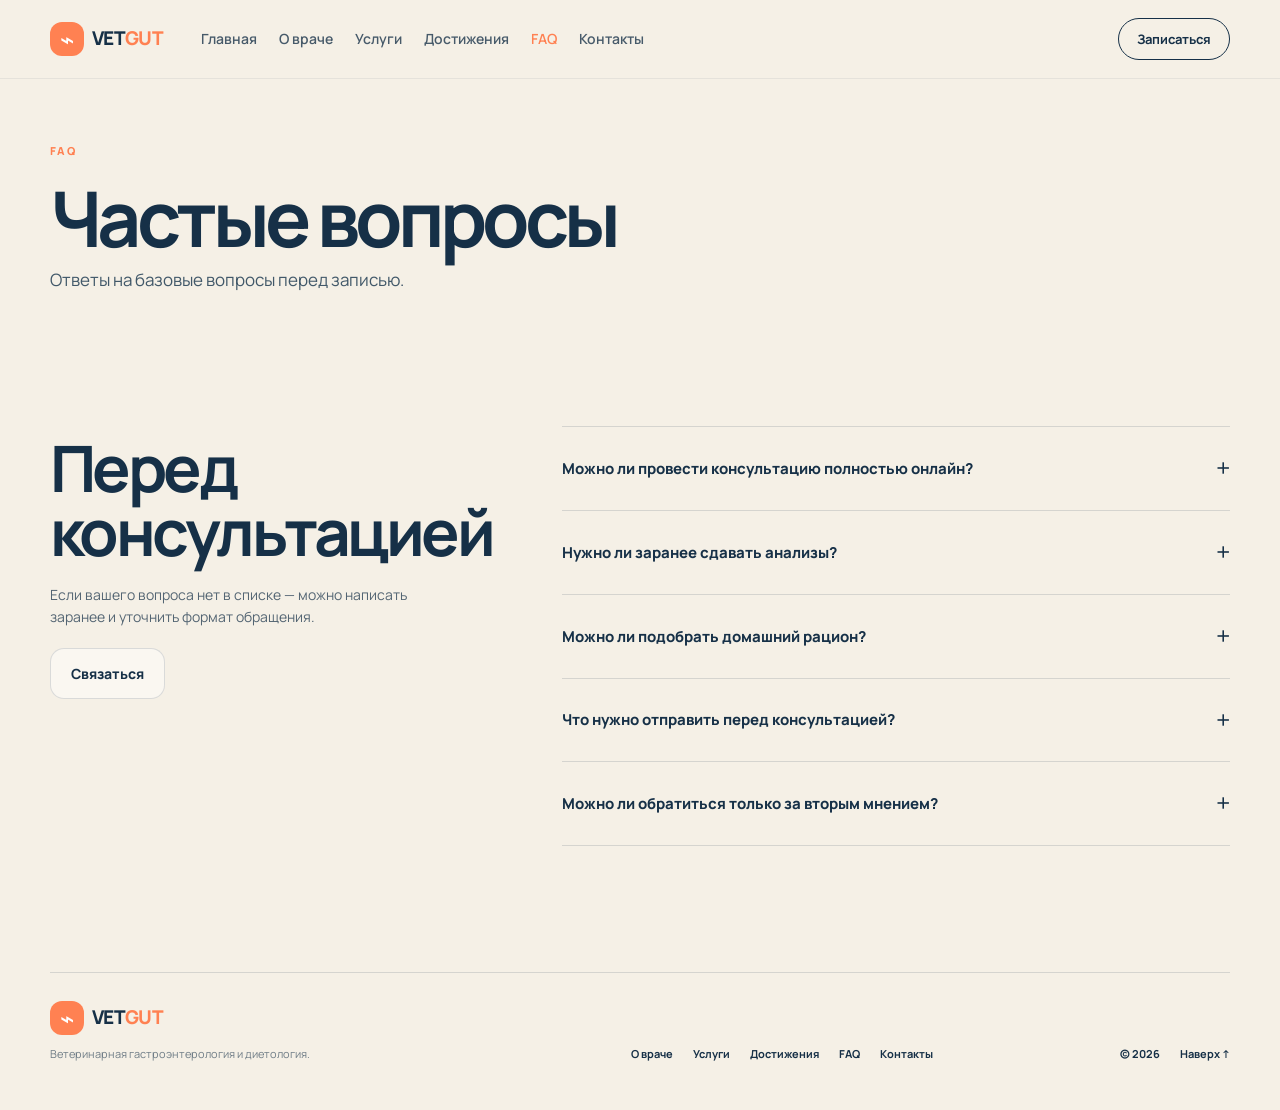
<file: vet_gastro_site_animated_certificates/faq.html>
<!DOCTYPE html>
<html lang="ru">
<head>
  <meta charset="UTF-8" />
  <meta name="viewport" content="width=device-width, initial-scale=1.0" />
  <meta name="description" content="Ветеринарный гастроэнтеролог и диетолог" />
  <title>FAQ — VETGUT</title>
  <link rel="stylesheet" href="styles.css" />
</head>
<body id="top">
  <div class="page-noise"></div>
  
    <header class="header">
      <div class="container header__inner">
        <a class="brand" href="index.html" aria-label="На главную">
          <span class="brand__mark">⌁</span>
          <span class="brand__text">VET<span>GUT</span></span>
        </a>

        <nav class="nav" id="nav">
          <a href="index.html" class="">Главная</a>
          <a href="about.html" class="">О враче</a>
          <a href="services.html" class="">Услуги</a>
          <a href="achievements.html" class="">Достижения</a>
          <a href="faq.html" class="is-active">FAQ</a>
          <a href="contacts.html" class="">Контакты</a>
        </nav>

        <a class="header__cta" href="contacts.html">Записаться</a>

        <button class="menu-btn" id="menuBtn" aria-label="Открыть меню" aria-expanded="false">
          <span></span><span></span><span></span>
        </button>
      </div>
    </header>
    
  <main>
    
<section class="inner-hero">
  <div class="container">
    <span class="section-kicker">faq</span>
    <h1 class="inner-title">Частые вопросы</h1>
    <p class="inner-lead">Ответы на базовые вопросы перед записью.</p>
  </div>
</section>

<section class="section">
  <div class="container faq-grid">
    <div class="faq-intro">
      <h2 class="sub-title">Перед консультацией</h2>
      <p>Если вашего вопроса нет в списке — можно написать заранее и уточнить формат обращения.</p>
      <a class="btn btn--ghost" href="contacts.html">Связаться</a>
    </div>

    <div class="faq-list">
      <details>
        <summary>Можно ли провести консультацию полностью онлайн?<span>+</span></summary>
        <p>Да. Для большинства гастроэнтерологических случаев первичный разбор истории, обследований и питания можно провести дистанционно.</p>
      </details>
      <details>
        <summary>Нужно ли заранее сдавать анализы?<span>+</span></summary>
        <p>Не обязательно. Лучше сначала собрать уже имеющиеся результаты, чтобы не дублировать исследования без необходимости.</p>
      </details>
      <details>
        <summary>Можно ли подобрать домашний рацион?<span>+</span></summary>
        <p>Да. Рацион рассчитывается индивидуально с учётом заболевания, переносимости продуктов и цели кормления.</p>
      </details>
      <details>
        <summary>Что нужно отправить перед консультацией?<span>+</span></summary>
        <p>Краткую историю заболевания, текущий рацион, вес животного, результаты обследований и список основных вопросов.</p>
      </details>
      <details>
        <summary>Можно ли обратиться только за вторым мнением?<span>+</span></summary>
        <p>Да. Такой формат подходит, если уже есть диагноз и назначения, но требуется независимая оценка тактики.</p>
      </details>
    </div>
  </div>
</section>

  </main>
  
    <footer class="footer">
      <div class="container footer__inner">
        <div>
          <a class="brand brand--footer" href="index.html">
            <span class="brand__mark">⌁</span>
            <span class="brand__text">VET<span>GUT</span></span>
          </a>
          <p>Ветеринарная гастроэнтерология и диетология.</p>
        </div>
        <div class="footer__links">
          <a href="about.html">О враче</a>
          <a href="services.html">Услуги</a>
          <a href="achievements.html">Достижения</a>
          <a href="faq.html">FAQ</a>
          <a href="contacts.html">Контакты</a>
        </div>
        <div class="footer__right">
          <span>© 2026</span>
          <a href="#top">Наверх ↑</a>
        </div>
      </div>
    </footer>
    
  <script src="script.js"></script>
</body>
</html>
</file>
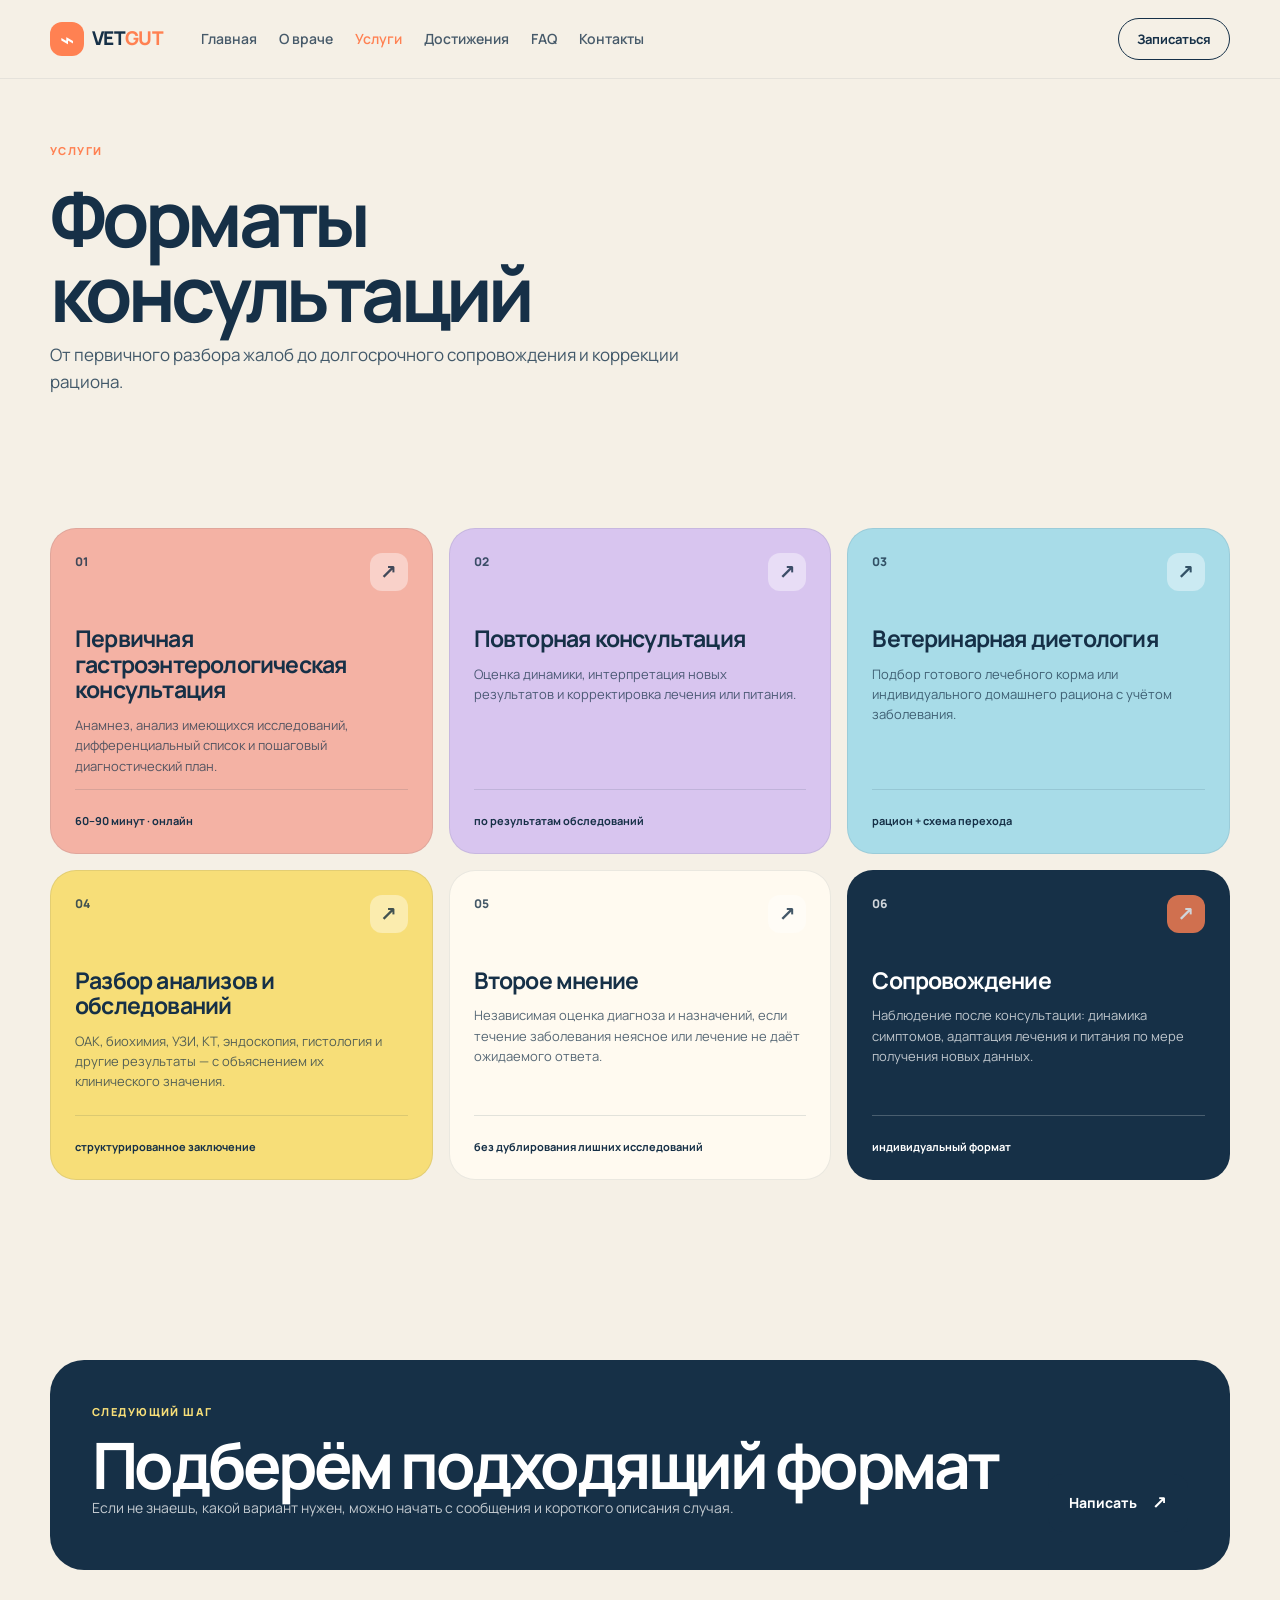
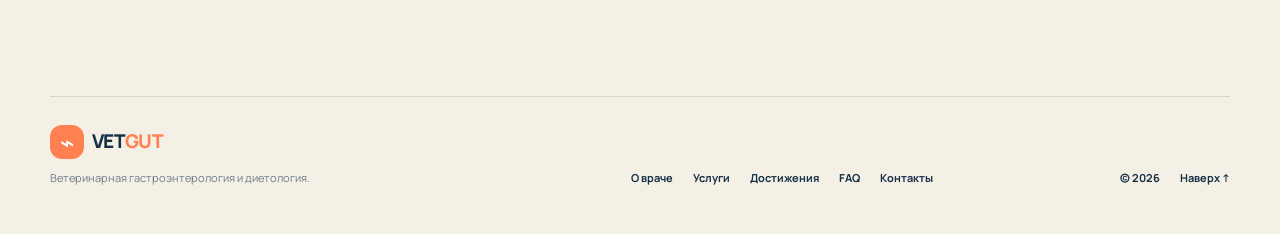
<file: vet_gastro_site_animated_certificates/services.html>
<!DOCTYPE html>
<html lang="ru">
<head>
  <meta charset="UTF-8" />
  <meta name="viewport" content="width=device-width, initial-scale=1.0" />
  <meta name="description" content="Ветеринарный гастроэнтеролог и диетолог" />
  <title>Услуги — VETGUT</title>
  <link rel="stylesheet" href="styles.css" />
</head>
<body id="top">
  <div class="page-noise"></div>
  
    <header class="header">
      <div class="container header__inner">
        <a class="brand" href="index.html" aria-label="На главную">
          <span class="brand__mark">⌁</span>
          <span class="brand__text">VET<span>GUT</span></span>
        </a>

        <nav class="nav" id="nav">
          <a href="index.html" class="">Главная</a>
          <a href="about.html" class="">О враче</a>
          <a href="services.html" class="is-active">Услуги</a>
          <a href="achievements.html" class="">Достижения</a>
          <a href="faq.html" class="">FAQ</a>
          <a href="contacts.html" class="">Контакты</a>
        </nav>

        <a class="header__cta" href="contacts.html">Записаться</a>

        <button class="menu-btn" id="menuBtn" aria-label="Открыть меню" aria-expanded="false">
          <span></span><span></span><span></span>
        </button>
      </div>
    </header>
    
  <main>
    
<section class="inner-hero">
  <div class="container">
    <span class="section-kicker">услуги</span>
    <h1 class="inner-title">Форматы консультаций</h1>
    <p class="inner-lead">От первичного разбора жалоб до долгосрочного сопровождения и коррекции рациона.</p>
  </div>
</section>

<section class="section">
  <div class="container services-grid">
    <article class="service-card service-card--coral">
      <div class="service-card__top"><span>01</span><span>↗</span></div>
      <h3>Первичная гастроэнтерологическая консультация</h3>
      <p>Анамнез, анализ имеющихся исследований, дифференциальный список и пошаговый диагностический план.</p>
      <div class="service-card__meta">60–90 минут · онлайн</div>
    </article>
    <article class="service-card service-card--lavender">
      <div class="service-card__top"><span>02</span><span>↗</span></div>
      <h3>Повторная консультация</h3>
      <p>Оценка динамики, интерпретация новых результатов и корректировка лечения или питания.</p>
      <div class="service-card__meta">по результатам обследований</div>
    </article>
    <article class="service-card service-card--sky">
      <div class="service-card__top"><span>03</span><span>↗</span></div>
      <h3>Ветеринарная диетология</h3>
      <p>Подбор готового лечебного корма или индивидуального домашнего рациона с учётом заболевания.</p>
      <div class="service-card__meta">рацион + схема перехода</div>
    </article>
    <article class="service-card service-card--yellow">
      <div class="service-card__top"><span>04</span><span>↗</span></div>
      <h3>Разбор анализов и обследований</h3>
      <p>ОАК, биохимия, УЗИ, КТ, эндоскопия, гистология и другие результаты — с объяснением их клинического значения.</p>
      <div class="service-card__meta">структурированное заключение</div>
    </article>
    <article class="service-card service-card--cream">
      <div class="service-card__top"><span>05</span><span>↗</span></div>
      <h3>Второе мнение</h3>
      <p>Независимая оценка диагноза и назначений, если течение заболевания неясное или лечение не даёт ожидаемого ответа.</p>
      <div class="service-card__meta">без дублирования лишних исследований</div>
    </article>
    <article class="service-card service-card--dark">
      <div class="service-card__top"><span>06</span><span>↗</span></div>
      <h3>Сопровождение</h3>
      <p>Наблюдение после консультации: динамика симптомов, адаптация лечения и питания по мере получения новых данных.</p>
      <div class="service-card__meta">индивидуальный формат</div>
    </article>
  </div>
</section>

<section class="section">
  <div class="container cta-box">
    <div>
      <span class="section-kicker">следующий шаг</span>
      <h2>Подберём подходящий формат</h2>
      <p>Если не знаешь, какой вариант нужен, можно начать с сообщения и короткого описания случая.</p>
    </div>
    <div class="cta-box__actions">
      <a class="btn btn--primary" href="contacts.html">Написать <span>↗</span></a>
    </div>
  </div>
</section>

  </main>
  
    <footer class="footer">
      <div class="container footer__inner">
        <div>
          <a class="brand brand--footer" href="index.html">
            <span class="brand__mark">⌁</span>
            <span class="brand__text">VET<span>GUT</span></span>
          </a>
          <p>Ветеринарная гастроэнтерология и диетология.</p>
        </div>
        <div class="footer__links">
          <a href="about.html">О враче</a>
          <a href="services.html">Услуги</a>
          <a href="achievements.html">Достижения</a>
          <a href="faq.html">FAQ</a>
          <a href="contacts.html">Контакты</a>
        </div>
        <div class="footer__right">
          <span>© 2026</span>
          <a href="#top">Наверх ↑</a>
        </div>
      </div>
    </footer>
    
  <script src="script.js"></script>
</body>
</html>
</file>
<file: styles.css>
@import url('https://fonts.googleapis.com/css2?family=Manrope:wght@400;500;600;700;800&display=swap');

:root{
  --bg:#f5f0e6;
  --paper:#fffdf8;
  --ink:#163047;
  --ink-2:#284358;
  --coral:#ff8152;
  --coral-soft:#f4b2a4;
  --lavender:#d8c5ef;
  --sky:#a8dce8;
  --yellow:#f7de78;
  --pink:#f2a7bb;
  --line:rgba(22,48,71,.14);
  --radius:30px;
  --shadow:0 18px 48px rgba(22,48,71,.08);
}
*{box-sizing:border-box}
html{scroll-behavior:smooth}
body{
  margin:0;
  font-family:"Manrope",system-ui,-apple-system,BlinkMacSystemFont,"Segoe UI",sans-serif;
  color:var(--ink);
  background:var(--bg);
  line-height:1.55;
  overflow-x:hidden;
}
a{color:inherit;text-decoration:none}
button,input,textarea{font:inherit}
img{max-width:100%;display:block}
.container{width:min(1180px,calc(100% - 40px));margin:0 auto}
.page-noise{
  position:fixed;inset:0;pointer-events:none;z-index:-1;opacity:.22;
  background-image:radial-gradient(rgba(22,48,71,.11) .55px,transparent .55px);
  background-size:6px 6px;
}

.header{
  position:sticky;top:0;z-index:50;background:rgba(245,240,230,.84);
  backdrop-filter:blur(18px);border-bottom:1px solid rgba(22,48,71,.07)
}
.header__inner{height:78px;display:flex;align-items:center;gap:28px}
.brand{display:flex;align-items:center;gap:8px;font-weight:800;letter-spacing:-.04em}
.brand__mark{
  width:34px;height:34px;display:grid;place-items:center;border-radius:12px;
  background:var(--coral);color:white;font-size:24px;line-height:1
}
.brand__text{font-size:19px}
.brand__text span{color:var(--coral)}
.nav{display:flex;align-items:center;gap:22px;margin-left:10px;font-size:14px;font-weight:600}
.nav a{opacity:.78;transition:.2s}
.nav a:hover,.nav a.is-active{opacity:1;color:var(--coral)}
.header__cta{
  margin-left:auto;border:1px solid var(--ink);border-radius:999px;padding:10px 18px;font-size:13px;font-weight:700;transition:.2s
}
.header__cta:hover{background:var(--ink);color:white}
.menu-btn{display:none;background:none;border:0;padding:8px;cursor:pointer}
.menu-btn span{display:block;width:22px;height:2px;background:var(--ink);margin:4px 0;border-radius:4px}

h1,h2,h3,p{margin-top:0}
.eyebrow,.section-kicker{
  display:inline-flex;align-items:center;gap:9px;text-transform:uppercase;letter-spacing:.13em;
  font-size:11px;font-weight:800
}
.eyebrow{background:#fff;border:1px solid var(--line);border-radius:999px;padding:9px 13px}
.dot{width:8px;height:8px;border-radius:50%;background:var(--coral);box-shadow:0 0 0 5px rgba(255,129,82,.12)}
.section-kicker{color:var(--coral)}

.hero{padding:68px 0 74px}
.hero--compact{padding-bottom:60px}
.hero__grid{display:grid;grid-template-columns:1.03fr .97fr;gap:50px;align-items:center}
h1{
  margin:24px 0 22px;font-size:clamp(54px,6.5vw,92px);line-height:.94;letter-spacing:-.065em;
  max-width:770px
}
h1 span{color:var(--coral)}
.hero__lead,.inner-lead,.about-lead{max-width:660px;font-size:17px;color:var(--ink-2);opacity:.88}
.hero__actions,.split-actions,.contact-actions,.cta-box__actions{display:flex;gap:12px;flex-wrap:wrap}
.hero__actions{margin:32px 0 34px}
.btn{
  display:inline-flex;align-items:center;justify-content:center;gap:15px;padding:14px 20px;border-radius:14px;
  font-weight:750;font-size:14px;border:1px solid transparent;transition:.2s
}
.btn span{font-size:18px}
.btn--primary{background:var(--ink);color:#fff}
.btn--primary:hover{transform:translateY(-2px);background:#0f2437}
.btn--ghost{border-color:var(--line);background:rgba(255,255,255,.46)}
.btn--ghost:hover{background:white}
.hero__facts{display:grid;grid-template-columns:repeat(3,1fr);gap:12px;max-width:650px}
.hero__facts div{border-top:1px solid var(--line);padding-top:13px}
.hero__facts b{display:block;font-size:13px}
.hero__facts span{font-size:11px;opacity:.62}

.hero__visual{position:relative;min-height:540px}
.hero-card{
  min-height:560px;background:var(--paper);border:1px solid var(--line);border-radius:42px;overflow:hidden;
  position:relative;box-shadow:var(--shadow)
}
.hero-card--short{min-height:500px}
.hero-card::before{
  content:"";position:absolute;inset:0;
  background:
    radial-gradient(circle at 88% 12%,rgba(255,129,82,.16) 0 58px,transparent 59px),
    radial-gradient(circle at 10% 92%,rgba(216,197,239,.32) 0 90px,transparent 91px);
}
.hero-card__badge{
  position:absolute;z-index:3;top:28px;left:28px;border:1px solid var(--line);background:#fff;
  border-radius:999px;padding:8px 12px;font-size:11px;font-weight:700
}
.pet-stage{height:430px;display:flex;align-items:center;justify-content:center;padding-top:30px}
.pet-illustration{width:94%;height:auto;position:relative;z-index:2}
.float-tag{
  position:absolute;z-index:5;background:var(--yellow);border:1px solid rgba(22,48,71,.12);
  border-radius:999px;padding:10px 14px;font-size:11px;font-weight:800;box-shadow:var(--shadow)
}
.float-tag--one{right:-17px;top:105px;transform:rotate(5deg)}
.float-tag--two{left:-26px;bottom:102px;background:var(--lavender);transform:rotate(-7deg)}

.section{padding:90px 0}
.section-head{display:flex;align-items:flex-end;justify-content:space-between;gap:40px;margin-bottom:42px}
.section-head--center{align-items:end}
.section-head h2,.sub-title,.contact-card h2,.cta-box h2{
  margin:10px 0 0;font-size:clamp(38px,5vw,68px);line-height:1;letter-spacing:-.055em
}
.section-head p{width:min(420px,100%);margin:0;color:var(--ink-2);opacity:.75;font-size:14px}

.inner-hero{padding:58px 0 26px}
.inner-hero__grid{display:grid;grid-template-columns:1.1fr .9fr;gap:40px;align-items:end}
.inner-title{
  margin:18px 0 12px;
  font-size:clamp(42px,6vw,78px);
  line-height:.98;
  letter-spacing:-.06em;
}
.inner-chip-cloud{display:flex;gap:10px;flex-wrap:wrap;justify-content:flex-end}
.inner-chip-cloud span,.track-row span{
  border:1px solid var(--line);border-radius:999px;padding:10px 14px;
  background:rgba(255,255,255,.45);font-size:12px;font-weight:750
}
.track-row{display:flex;gap:10px;flex-wrap:wrap;margin:0 0 18px}

.section--shortcuts{padding-top:20px}
.shortcut-grid{
  display:grid;grid-template-columns:repeat(4,1fr);gap:16px
}
.shortcut-card{
  min-height:250px;padding:24px;border-radius:28px;border:1px solid var(--line);display:flex;flex-direction:column;
  transition:.22s;background:#fff
}
.shortcut-card:hover{transform:translateY(-5px);box-shadow:var(--shadow)}
.shortcut-card span:first-child{font-size:12px;font-weight:850;opacity:.6}
.shortcut-card h3{font-size:28px;letter-spacing:-.04em;line-height:1.05;margin:34px 0 10px}
.shortcut-card p{font-size:13px;opacity:.74;max-width:250px}
.shortcut-card b{margin-top:auto;padding-top:18px;border-top:1px solid rgba(22,48,71,.11);font-size:11px}
.shortcut-card--lavender{background:var(--lavender)}
.shortcut-card--sky{background:var(--sky)}
.shortcut-card--yellow{background:var(--yellow)}
.shortcut-card--coral{background:var(--coral-soft)}

.section--mini-showcase{padding-top:20px}
.mini-showcase{
  display:grid;grid-template-columns:1fr 1fr;gap:32px;align-items:center;
  border-radius:38px;background:rgba(255,255,255,.38);border:1px solid var(--line);padding:42px;
}
.mini-showcase__copy h2{margin:10px 0 16px;font-size:clamp(34px,4.5vw,56px);line-height:1;letter-spacing:-.055em}
.mini-showcase__copy p{max-width:500px;font-size:14px;opacity:.76;margin-bottom:24px}
.mini-cert-stack{position:relative;min-height:340px}
.mini-cert{
  position:absolute;width:260px;height:190px;border-radius:24px;overflow:hidden;background:#fff;box-shadow:var(--shadow);
  border:1px solid var(--line)
}
.mini-cert img{width:100%;height:100%;object-fit:cover}
.mini-cert--one{left:10px;top:70px;transform:rotate(-10deg)}
.mini-cert--two{left:140px;top:20px;transform:rotate(8deg)}
.mini-cert--three{left:210px;top:130px;transform:rotate(4deg)}

.section--cta{padding-top:24px}
.cta-box{
  display:grid;grid-template-columns:1fr auto;gap:30px;align-items:end;
  background:var(--ink);color:#fff;border-radius:34px;padding:38px 42px
}
.cta-box p{max-width:650px;opacity:.74;font-size:14px}
.cta-box .section-kicker{color:var(--yellow)}

.about-grid{display:grid;grid-template-columns:.9fr 1.1fr;gap:68px;align-items:center}
.about-visual{position:relative}
.portrait-placeholder{
  position:relative;overflow:hidden;aspect-ratio:.92;border-radius:34px;background:var(--lavender);border:1px solid var(--line)
}
.portrait-placeholder svg{position:absolute;inset:auto 0 0;width:100%;height:90%}
.portrait-placeholder__label{
  position:absolute;top:24px;left:24px;z-index:2;font-size:11px;text-transform:uppercase;
  font-weight:800;letter-spacing:.1em;opacity:.55
}
.about-lead{margin:20px 0 34px}
.about-points{display:grid;grid-template-columns:repeat(3,1fr);gap:14px}
.about-points>div{border-top:1px solid var(--line);padding-top:15px}
.about-points b{font-size:11px;color:var(--coral)}
.about-points h4{font-size:15px;margin:10px 0 7px}
.about-points p{font-size:11px;opacity:.67}

.services-grid{display:grid;grid-template-columns:repeat(3,1fr);gap:16px}
.service-card{
  min-height:310px;border-radius:26px;padding:24px;border:1px solid rgba(22,48,71,.09);
  display:flex;flex-direction:column;transition:.25s
}
.service-card:hover{transform:translateY(-6px);box-shadow:var(--shadow)}
.service-card__top{display:flex;justify-content:space-between;font-size:12px;font-weight:800;opacity:.8}
.service-card__top span:last-child{
  width:38px;height:38px;border-radius:12px;background:rgba(255,255,255,.5);display:grid;place-items:center;font-size:20px
}
.service-card h3{font-size:23px;line-height:1.12;letter-spacing:-.035em;margin:35px 0 12px}
.service-card p{font-size:13px;opacity:.72}
.service-card__meta{font-size:11px;font-weight:700;margin-top:auto;padding-top:22px;border-top:1px solid rgba(22,48,71,.12)}
.service-card--coral{background:var(--coral-soft)}
.service-card--lavender{background:var(--lavender)}
.service-card--sky{background:var(--sky)}
.service-card--yellow{background:var(--yellow)}
.service-card--cream{background:#fffaf0}
.service-card--dark{background:var(--ink);color:white}
.service-card--dark .service-card__meta{border-color:rgba(255,255,255,.22)}
.service-card--dark .service-card__top span:last-child{background:var(--coral)}

.achievement-stats{
  display:grid;grid-template-columns:.7fr 1.25fr 1.35fr;gap:12px;margin-top:30px
}
.achievement-stats>div{
  min-height:120px;border:1px solid var(--line);border-radius:24px;padding:20px;
  background:rgba(255,255,255,.52);display:flex;flex-direction:column;justify-content:space-between
}
.achievement-stats>div:nth-child(1){background:var(--yellow)}
.achievement-stats>div:nth-child(2){background:var(--lavender)}
.achievement-stats>div:nth-child(3){background:var(--sky)}
.achievement-stats b{font-size:36px;line-height:1;letter-spacing:-.05em}
.achievement-stats span{max-width:290px;font-size:11px;line-height:1.35;font-weight:750;opacity:.72}
.section--cert-overview{padding-top:24px}
.achievement-intro{
  display:grid;grid-template-columns:1.05fr 1fr auto;gap:30px;align-items:end;
  margin-bottom:18px;padding:28px 30px;border-radius:28px;background:var(--ink);color:white;
}
.achievement-intro__mark{
  display:inline-grid;width:34px;height:34px;place-items:center;border-radius:50%;
  background:var(--coral);margin-bottom:17px;
}
.achievement-intro h3{margin:0;max-width:440px;font-size:clamp(27px,3vw,42px);line-height:1.03;letter-spacing:-.045em}
.achievement-intro p{margin:0;max-width:440px;font-size:12px;opacity:.7}
.achievement-pdf-link{
  display:inline-flex;align-items:center;gap:12px;white-space:nowrap;padding:12px 15px;
  border:1px solid rgba(255,255,255,.22);border-radius:14px;font-size:11px;font-weight:800;transition:.2s
}
.achievement-pdf-link:hover{background:white;color:var(--ink)}

.featured-certs{
  display:grid;grid-template-columns:1.25fr .75fr .75fr;gap:16px;margin-top:18px
}
.feature-cert{
  appearance:none;border:1px solid var(--line);border-radius:30px;padding:0;overflow:hidden;
  background:var(--paper);cursor:pointer;text-align:left;box-shadow:0 9px 25px rgba(22,48,71,.04);
  transition:.22s ease
}
.feature-cert:hover{transform:translateY(-5px);box-shadow:var(--shadow)}
.feature-cert__thumb{background:#ece7dc;padding:16px}
.feature-cert__thumb img{width:100%;height:100%;object-fit:contain;border-radius:16px}
.feature-cert__info{padding:18px 20px 20px}
.feature-cert__info span{font-size:10px;text-transform:uppercase;font-weight:850;letter-spacing:.08em;color:var(--coral)}
.feature-cert__info b{display:block;margin:8px 0 8px;font-size:20px;line-height:1.08;letter-spacing:-.04em}
.feature-cert__info small{font-size:11px;opacity:.6}
.feature-cert--large .feature-cert__thumb{height:420px;background:linear-gradient(135deg,#f3e7d9,#d8c5ef)}
.feature-cert--tall .feature-cert__thumb{height:360px}
.feature-cert:nth-child(2) .feature-cert__thumb{background:linear-gradient(135deg,#f7de78,#f4b2a4)}
.feature-cert:nth-child(3) .feature-cert__thumb{background:linear-gradient(135deg,#a8dce8,#d8c5ef)}

.certificate-gallery{
  display:grid;grid-template-columns:repeat(3,1fr);gap:16px
}
.certificate-item{
  appearance:none;border:1px solid var(--line);border-radius:26px;padding:0;overflow:hidden;background:var(--paper);
  color:var(--ink);text-align:left;cursor:pointer;box-shadow:0 9px 25px rgba(22,48,71,.04);transition:transform .22s ease,box-shadow .22s ease;
}
.certificate-item:hover{transform:translateY(-5px);box-shadow:var(--shadow)}
.certificate-item__image{
  height:228px;display:flex;align-items:center;justify-content:center;padding:14px;overflow:hidden;background:#ece7dc;border-bottom:1px solid var(--line)
}
.certificate-item:nth-child(4n+1) .certificate-item__image{background:#f5d1c6}
.certificate-item:nth-child(4n+2) .certificate-item__image{background:#ded1ef}
.certificate-item:nth-child(4n+3) .certificate-item__image{background:#c5e4eb}
.certificate-item:nth-child(4n+4) .certificate-item__image{background:#f6e8a8}
.certificate-item__image img{
  width:100%;height:100%;object-fit:contain;border-radius:9px;filter:drop-shadow(0 8px 12px rgba(22,48,71,.13))
}
.certificate-item__body{min-height:165px;padding:18px 19px 20px;display:flex;flex-direction:column}
.certificate-item__type{color:var(--coral);font-size:9px;font-weight:850;text-transform:uppercase;letter-spacing:.08em}
.certificate-item__body b{display:block;margin:12px 0 14px;font-size:16px;line-height:1.2;letter-spacing:-.025em}
.certificate-item__body>span:last-child{margin-top:auto;padding-top:12px;border-top:1px solid var(--line);font-size:10px;font-weight:700;opacity:.58}

.cert-lightbox{
  position:fixed;z-index:200;inset:0;display:none;align-items:center;justify-content:center;padding:24px;
  background:rgba(8,20,31,.88);backdrop-filter:blur(10px);
}
.cert-lightbox.is-open{display:flex}
.cert-lightbox__inner{width:min(1120px,100%);max-height:92vh;display:flex;flex-direction:column;align-items:center}
.cert-lightbox__inner img{max-width:100%;max-height:78vh;object-fit:contain;border-radius:14px;box-shadow:0 28px 80px rgba(0,0,0,.38)}
.cert-lightbox__caption{
  width:min(820px,100%);margin-top:14px;padding:13px 16px;border-radius:15px;background:rgba(255,255,255,.1);color:white;text-align:center
}
.cert-lightbox__caption b{display:block;font-size:13px}
.cert-lightbox__caption span{display:block;margin-top:4px;font-size:10px;opacity:.64}
.cert-lightbox__close{
  position:fixed;top:18px;right:22px;width:44px;height:44px;border:1px solid rgba(255,255,255,.25);border-radius:50%;
  background:rgba(255,255,255,.1);color:white;font-size:28px;line-height:1;cursor:pointer;
}
body.lightbox-open{overflow:hidden}

.faq-grid{display:grid;grid-template-columns:.75fr 1.25fr;gap:70px}
.faq-intro p{font-size:14px;opacity:.72;max-width:360px;margin:20px 0}
.faq-list details{border-top:1px solid var(--line)}
.faq-list details:last-child{border-bottom:1px solid var(--line)}
.faq-list summary{
  list-style:none;display:flex;align-items:center;justify-content:space-between;gap:18px;
  cursor:pointer;padding:22px 0;font-weight:750;font-size:15px
}
.faq-list summary::-webkit-details-marker{display:none}
.faq-list summary span{font-size:25px;font-weight:400;transition:.2s}
.faq-list details[open] summary span{transform:rotate(45deg)}
.faq-list details p{font-size:13px;opacity:.72;max-width:760px;padding:0 42px 22px 0;margin:0}

.contact-card{
  background:var(--coral-soft);border:1px solid var(--line);border-radius:40px;padding:56px;
  display:grid;grid-template-columns:1.1fr .9fr;gap:50px;overflow:hidden
}
.contact-card__copy p{max-width:610px;font-size:15px;opacity:.76;margin:20px 0 28px}
.contact-note{display:block;margin-top:16px;opacity:.55}
.contact-card__visual{display:flex;align-items:center;justify-content:center;position:relative}
.contact-bubble{
  background:#fff;border-radius:28px;padding:28px;width:min(100%,360px);box-shadow:var(--shadow);transform:rotate(3deg);
  border:1px solid var(--line)
}
.contact-bubble__small{display:inline-block;background:var(--yellow);border-radius:999px;padding:7px 10px;font-size:10px;font-weight:800;margin-bottom:20px}
.contact-bubble b{display:block;font-size:28px;line-height:1.06;letter-spacing:-.04em}
.contact-bubble__line{height:1px;background:var(--line);margin:22px 0}
.contact-bubble>span:last-child{font-size:11px;opacity:.65}
.contact-pet{position:absolute;right:-20px;bottom:4px;font-size:30px;transform:rotate(-8deg)}

.footer{padding:36px 0 48px}
.footer__inner{display:grid;grid-template-columns:1.2fr 1fr auto;gap:30px;align-items:end;border-top:1px solid var(--line);padding-top:28px}
.brand--footer{width:max-content}
.footer p{font-size:11px;opacity:.6;margin:10px 0 0}
.footer__links{display:flex;gap:20px;flex-wrap:wrap;font-size:11px;font-weight:700}
.footer__right{display:flex;gap:20px;font-size:11px;font-weight:700}

@media (max-width: 1100px){
  .shortcut-grid{grid-template-columns:repeat(2,1fr)}
  .featured-certs{grid-template-columns:1fr 1fr}
  .feature-cert--large{grid-column:1/-1}
}
@media (max-width: 980px){
  .nav,.header__cta{display:none}
  .menu-btn{display:block;margin-left:auto}
  .nav.is-open{
    display:flex;position:absolute;top:78px;left:20px;right:20px;background:var(--paper);border:1px solid var(--line);
    border-radius:20px;box-shadow:var(--shadow);padding:18px;flex-direction:column;align-items:flex-start
  }
  .hero__grid,.inner-hero__grid,.mini-showcase,.about-grid,.faq-grid,.contact-card{grid-template-columns:1fr}
  .hero__visual{min-height:auto}
  .services-grid,.certificate-gallery{grid-template-columns:repeat(2,1fr)}
  .about-points{grid-template-columns:repeat(2,1fr)}
  .achievement-stats{grid-template-columns:repeat(3,1fr)}
  .achievement-intro{grid-template-columns:1fr 1fr}
  .achievement-pdf-link{grid-column:1 / -1;width:max-content}
  .cta-box{grid-template-columns:1fr}
  .footer__inner{grid-template-columns:1fr;align-items:start}
}
@media (max-width: 680px){
  .container{width:min(100% - 24px,1180px)}
  .header__inner{height:68px}
  .hero{padding:38px 0 42px}
  h1,.inner-title{font-size:50px}
  .hero__lead,.inner-lead,.about-lead{font-size:15px}
  .hero__facts,.achievement-stats,.shortcut-grid,.services-grid,.certificate-gallery,.about-points,.featured-certs{grid-template-columns:1fr}
  .section{padding:72px 0}
  .hero-card{min-height:420px;border-radius:28px}
  .pet-stage{height:320px}
  .float-tag--one{right:-5px}
  .float-tag--two{left:-5px;bottom:50px}
  .section-head{display:block}
  .section-head p{margin-top:18px}
  .mini-showcase{padding:24px;border-radius:28px}
  .mini-cert-stack{min-height:255px}
  .mini-cert{width:160px;height:116px}
  .mini-cert--one{left:0;top:85px}
  .mini-cert--two{left:95px;top:10px}
  .mini-cert--three{left:145px;top:110px}
  .achievement-intro{grid-template-columns:1fr;padding:24px}
  .achievement-pdf-link{width:100%;justify-content:center;white-space:normal}
  .certificate-item__image{height:245px}
  .contact-card{padding:34px 24px;border-radius:28px}
  .footer__right{justify-content:space-between}
}


/* Certificate animations */
.feature-cert,
.certificate-item{
  position:relative;
  overflow:hidden;
  transform-style:preserve-3d;
  will-change:transform, box-shadow;
}
.feature-cert::after,
.certificate-item::after{
  content:"";
  position:absolute;
  inset:-30% auto -30% -120%;
  width:40%;
  transform:skewX(-20deg);
  background:linear-gradient(90deg, rgba(255,255,255,0), rgba(255,255,255,.35), rgba(255,255,255,0));
  opacity:0;
  pointer-events:none;
}
.feature-cert:hover::after,
.certificate-item:hover::after{
  animation:certShine .95s ease;
}
@keyframes certShine{
  0%{left:-120%;opacity:0}
  18%{opacity:1}
  100%{left:140%;opacity:0}
}

.feature-cert__thumb img,
.certificate-item__image img{
  transition:transform .55s ease, filter .45s ease;
}
.feature-cert:hover .feature-cert__thumb img,
.certificate-item:hover .certificate-item__image img{
  transform:scale(1.04) translateY(-2px);
  filter:drop-shadow(0 16px 24px rgba(22,48,71,.16));
}

.feature-cert--large{
  animation:floatCertA 6.4s ease-in-out infinite;
}
.feature-cert:nth-child(2){
  animation:floatCertB 5.6s ease-in-out infinite;
}
.feature-cert:nth-child(3){
  animation:floatCertC 6.9s ease-in-out infinite;
}
.certificate-item{
  animation:floatGallery 7.5s ease-in-out infinite;
  animation-delay:var(--float-delay, 0ms);
}
@keyframes floatCertA{
  0%,100%{transform:translateY(0) rotate(0deg)}
  50%{transform:translateY(-8px) rotate(-.35deg)}
}
@keyframes floatCertB{
  0%,100%{transform:translateY(0) rotate(0deg)}
  50%{transform:translateY(-10px) rotate(.45deg)}
}
@keyframes floatCertC{
  0%,100%{transform:translateY(0) rotate(0deg)}
  50%{transform:translateY(-7px) rotate(-.45deg)}
}
@keyframes floatGallery{
  0%,100%{transform:translateY(0)}
  50%{transform:translateY(-4px)}
}

.cert-reveal{
  opacity:0;
  transform:translateY(26px) scale(.985);
  transition:
    opacity .65s ease,
    transform .75s cubic-bezier(.2,.8,.2,1),
    box-shadow .25s ease;
  transition-delay:var(--reveal-delay, 0ms);
}
.cert-reveal.is-visible{
  opacity:1;
  transform:translateY(0) scale(1);
}

.achievements-page-glow{
  position:absolute;
  inset:0;
  pointer-events:none;
}
.achievements-page-glow::before,
.achievements-page-glow::after{
  content:"";
  position:absolute;
  border-radius:50%;
  filter:blur(30px);
  opacity:.33;
}
.achievements-page-glow::before{
  width:220px;height:220px;
  background:rgba(216,197,239,.7);
  top:90px;right:6%;
  animation:glowMoveA 10s ease-in-out infinite;
}
.achievements-page-glow::after{
  width:170px;height:170px;
  background:rgba(244,178,164,.75);
  left:5%;top:380px;
  animation:glowMoveB 12s ease-in-out infinite;
}
@keyframes glowMoveA{
  0%,100%{transform:translate(0,0) scale(1)}
  50%{transform:translate(-12px,10px) scale(1.08)}
}
@keyframes glowMoveB{
  0%,100%{transform:translate(0,0) scale(1)}
  50%{transform:translate(14px,-10px) scale(1.06)}
}

@media (prefers-reduced-motion: reduce){
  .feature-cert,
  .certificate-item,
  .feature-cert--large,
  .feature-cert:nth-child(2),
  .feature-cert:nth-child(3),
  .certificate-item{
    animation:none !important;
    transition:none !important;
  }
  .cert-reveal,
  .cert-reveal.is-visible{
    opacity:1 !important;
    transform:none !important;
  }
  .feature-cert::after,
  .certificate-item::after{
    display:none !important;
  }
}


/* ===============================
   PORTFOLIO ACHIEVEMENTS PAGE
   =============================== */
.portfolio-hero{
  position:relative;
  overflow:hidden;
  padding:76px 0 72px;
  min-height:720px;
}
.portfolio-hero__word{
  position:absolute;
  left:50%;
  top:88px;
  transform:translateX(-50%);
  width:max-content;
  font-size:clamp(95px,15vw,220px);
  line-height:.78;
  font-weight:800;
  letter-spacing:-.085em;
  color:rgba(22,48,71,.055);
  user-select:none;
  pointer-events:none;
  z-index:0;
}
.portfolio-hero__grid{
  position:relative;
  z-index:2;
  display:grid;
  grid-template-columns:.92fr 1.08fr;
  gap:50px;
  align-items:center;
  min-height:565px;
}
.portfolio-tag{
  display:inline-flex;
  width:max-content;
  border:1px solid var(--ink);
  border-radius:999px;
  padding:8px 12px;
  font-size:10px;
  line-height:1;
  font-weight:800;
  text-transform:uppercase;
  letter-spacing:.11em;
}
.portfolio-hero h1{
  max-width:760px;
  margin:28px 0 22px;
  font-size:clamp(60px,7.6vw,112px);
  line-height:.84;
  letter-spacing:-.075em;
}
.portfolio-hero h1 em{
  color:var(--coral);
  font-style:normal;
  position:relative;
}
.portfolio-hero h1 em::after{
  content:"";
  position:absolute;
  left:2%;
  right:0;
  bottom:-4px;
  height:9px;
  background:var(--yellow);
  z-index:-1;
  transform:rotate(-1.5deg);
}
.portfolio-hero__copy p{
  max-width:590px;
  color:var(--ink-2);
  opacity:.78;
  font-size:15px;
}
.portfolio-hero__actions{display:flex;gap:12px;flex-wrap:wrap;margin-top:30px}

.portfolio-stack{
  position:relative;
  height:560px;
  perspective:1200px;
}
.portfolio-stack__card{
  position:absolute;
  appearance:none;
  border:0;
  padding:0;
  background:transparent;
  border-radius:24px;
  overflow:hidden;
  box-shadow:0 22px 50px rgba(22,48,71,.14);
  cursor:pointer;
  transform-origin:center;
}
.portfolio-stack__card img{width:100%;height:100%;object-fit:cover}
.portfolio-stack__card--1{
  width:365px;height:365px;left:45px;top:86px;z-index:3;
  transform:rotate(-7deg);
  animation:portfolioFloat1 7s ease-in-out infinite;
}
.portfolio-stack__card--2{
  width:300px;height:300px;right:16px;top:28px;z-index:2;
  transform:rotate(9deg);
  animation:portfolioFloat2 6.3s ease-in-out infinite;
}
.portfolio-stack__card--3{
  width:245px;height:245px;right:38px;bottom:8px;z-index:4;
  transform:rotate(4deg);
  animation:portfolioFloat3 7.8s ease-in-out infinite;
}
.portfolio-stack__sticker{
  position:absolute;
  left:6px;
  bottom:22px;
  z-index:5;
  width:150px;
  height:150px;
  display:grid;
  place-items:center;
  text-align:center;
  border-radius:50%;
  background:var(--yellow);
  border:1px solid rgba(22,48,71,.13);
  font-size:11px;
  line-height:1.3;
  transform:rotate(-9deg);
  animation:stickerSpin 14s ease-in-out infinite;
}
.portfolio-stack__sticker b{font-size:16px}
@keyframes portfolioFloat1{
  0%,100%{transform:translateY(0) rotate(-7deg)}
  50%{transform:translateY(-14px) rotate(-5.7deg)}
}
@keyframes portfolioFloat2{
  0%,100%{transform:translateY(0) rotate(9deg)}
  50%{transform:translateY(11px) rotate(7.5deg)}
}
@keyframes portfolioFloat3{
  0%,100%{transform:translateY(0) rotate(4deg)}
  50%{transform:translateY(-10px) rotate(5.2deg)}
}
@keyframes stickerSpin{
  0%,100%{transform:rotate(-9deg)}
  50%{transform:rotate(3deg)}
}

.portfolio-marquee{
  overflow:hidden;
  border-top:1px solid var(--line);
  border-bottom:1px solid var(--line);
  background:var(--ink);
  color:white;
}
.portfolio-marquee__track{
  width:max-content;
  display:flex;
  align-items:center;
  gap:0;
  padding:17px 0;
  font-size:12px;
  font-weight:800;
  letter-spacing:.12em;
  animation:portfolioMarquee 34s linear infinite;
  will-change:transform;
}
.portfolio-marquee__set{
  flex:0 0 auto;
  display:flex;
  align-items:center;
  gap:26px;
  padding-right:26px;
}
.portfolio-marquee__set span{
  white-space:nowrap;
}
.portfolio-marquee__set i{
  flex:0 0 auto;
  font-style:normal;
  color:var(--coral);
}
@keyframes portfolioMarquee{
  from{transform:translate3d(0,0,0)}
  to{transform:translate3d(-50%,0,0)}
}}

.portfolio-overview__top{
  display:grid;
  grid-template-columns:auto 1fr .8fr;
  gap:28px;
  align-items:end;
  margin-bottom:34px;
}
.portfolio-index{
  width:46px;height:46px;
  display:grid;place-items:center;
  border-radius:50%;
  border:1px solid var(--ink);
  font-size:11px;
  font-weight:800;
}
.portfolio-overview__top h2{
  margin:10px 0 0;
  font-size:clamp(42px,5vw,72px);
  line-height:.95;
  letter-spacing:-.06em;
}
.portfolio-overview__top p{
  margin:0;
  font-size:16px;
  line-height:1.55;
  opacity:.82;
  max-width:620px;
}
.portfolio-stats{
  display:grid;
  grid-template-columns:repeat(4,1fr);
  gap:14px;
}
.portfolio-stat{
  min-height:180px;
  padding:20px 22px 18px;
  border-radius:26px;
  border:1px solid var(--line);
  display:flex;
  flex-direction:column;
}
.portfolio-stat span{font-size:11px;font-weight:850;opacity:.62;letter-spacing:.02em}
.portfolio-stat b{
  margin-top:18px;
  font-size:58px;
  line-height:1;
  letter-spacing:-.065em;
}
.portfolio-stat p{
  margin:14px 0 0;
  font-size:15px;
  line-height:1.42;
  max-width:none;
  opacity:.84;
  text-wrap:balance;
}
.portfolio-stat--yellow{background:var(--yellow)}
.portfolio-stat--violet{background:var(--lavender)}
.portfolio-stat--blue{background:var(--sky)}
.portfolio-stat--coral{background:var(--coral-soft)}

.portfolio-case__label{
  display:flex;
  align-items:center;
  gap:14px;
  margin-bottom:16px;
  text-transform:uppercase;
  letter-spacing:.11em;
  font-size:10px;
  font-weight:850;
}
.portfolio-case__label span:first-child{
  width:34px;height:34px;border-radius:50%;border:1px solid var(--ink);display:grid;place-items:center;
}
.case-row{
  min-height:520px;
  margin-bottom:18px;
  border-radius:34px;
  overflow:hidden;
  display:grid;
  grid-template-columns:1fr 1fr;
  border:1px solid var(--line);
}
.case-row--dark{background:var(--ink);color:white}
.case-row--light{background:var(--yellow)}
.case-row--pink{background:var(--coral-soft)}
.case-row__copy{
  padding:54px;
  display:flex;
  flex-direction:column;
  justify-content:center;
}
.case-row__eyebrow{
  font-size:10px;
  font-weight:850;
  text-transform:uppercase;
  letter-spacing:.12em;
  opacity:.65;
}
.case-row__copy h3{
  margin:18px 0 18px;
  max-width:520px;
  font-size:clamp(36px,4.5vw,64px);
  line-height:.94;
  letter-spacing:-.055em;
}
.case-row__copy p{
  max-width:520px;
  font-size:13px;
  opacity:.72;
}
.case-open{
  appearance:none;
  width:max-content;
  margin-top:16px;
  border:0;
  border-bottom:1px solid currentColor;
  background:none;
  padding:0 0 4px;
  color:inherit;
  cursor:pointer;
  font-size:11px;
  font-weight:850;
  text-transform:uppercase;
  letter-spacing:.08em;
}
.case-pills{display:flex;gap:8px;flex-wrap:wrap;margin-top:18px}
.case-pills span{
  padding:9px 11px;
  border:1px solid rgba(22,48,71,.16);
  border-radius:999px;
  font-size:10px;
  font-weight:800;
  background:rgba(255,255,255,.35)
}
.case-row__visual{
  appearance:none;
  border:0;
  background:none;
  padding:48px;
  display:grid;
  place-items:center;
  cursor:pointer;
  perspective:1100px;
}
.case-row__frame{
  display:block;
  width:min(100%,460px);
  aspect-ratio:1/1;
  padding:0;
  border-radius:0;
  background:transparent;
  box-shadow:none;
  transform:rotate(4deg);
  transition:.45s cubic-bezier(.2,.8,.2,1);
}
.case-row__frame--tilt{transform:rotate(-5deg)}
.case-row__visual:hover .case-row__frame{
  transform:rotate(0) scale(1.025);
}
.case-row__frame img{
  width:100%;
  height:100%;
  object-fit:contain;
  border-radius:18px;
  box-shadow:0 18px 40px rgba(22,48,71,.12);
  background:transparent;
}

.timeline-grid{
  display:grid;
  grid-template-columns:repeat(3,minmax(0,1fr));
  gap:18px;
}
.timeline-year{
  border-top:2px solid var(--ink);
  padding-top:18px;
}
.timeline-year__head{
  display:flex;
  justify-content:space-between;
  align-items:flex-end;
  padding-bottom:20px;
}
.timeline-year__head b{
  font-size:76px;
  line-height:.9;
  letter-spacing:-.07em;
}
.timeline-year__head span{
  font-size:11px;
  font-weight:800;
  opacity:.55;
}
.timeline-year__list{
  border-top:1px solid var(--line);
}
.timeline-item{
  width:100%;
  appearance:none;
  border:0;
  border-bottom:1px solid var(--line);
  background:transparent;
  padding:17px 0;
  display:grid;
  grid-template-columns:82px 1fr auto;
  gap:14px;
  align-items:center;
  text-align:left;
  color:var(--ink);
  cursor:pointer;
}
.timeline-item span{font-size:10px;font-weight:800;opacity:.55}
.timeline-item b{font-size:13px}
.timeline-item i{font-style:normal;font-size:18px;transition:.2s}
.timeline-item:hover i{transform:translate(3px,-3px)}
.timeline-more{
  display:inline-flex;
  margin-top:18px;
  font-size:11px;
  font-weight:850;
  text-transform:uppercase;
  letter-spacing:.08em;
}

.portfolio-gallery-section{padding-top:64px}
.portfolio-masonry{
  display:grid;
  grid-template-columns:repeat(12,1fr);
  gap:16px;
}
.portfolio-doc{
  appearance:none;
  border:1px solid var(--line);
  border-radius:28px;
  overflow:hidden;
  padding:0;
  background:white;
  color:var(--ink);
  cursor:pointer;
  position:relative;
  min-height:350px;
  text-align:left;
  transform-style:preserve-3d;
  box-shadow:0 12px 30px rgba(22,48,71,.05);
}
.portfolio-doc img{
  width:100%;
  height:100%;
  object-fit:cover;
  transition:transform .6s cubic-bezier(.2,.8,.2,1), filter .45s;
}
.portfolio-doc:hover img{transform:scale(1.045)}
.portfolio-doc>span{
  position:absolute;
  left:14px;right:14px;bottom:14px;
  padding:14px 15px;
  border-radius:17px;
  background:rgba(255,253,248,.91);
  backdrop-filter:blur(12px);
  display:flex;
  flex-direction:column;
  gap:3px;
}
.portfolio-doc b{font-size:12px;line-height:1.25}
.portfolio-doc small{font-size:9px;opacity:.55}
.portfolio-doc--a{grid-column:span 4;min-height:430px}
.portfolio-doc--b{grid-column:span 5;min-height:430px}
.portfolio-doc--c{grid-column:span 3;min-height:430px}
.portfolio-doc--d{grid-column:span 3;min-height:340px}
.portfolio-doc--e{grid-column:span 4;min-height:340px}
.portfolio-doc--f{grid-column:span 5;min-height:340px}
.portfolio-doc--g{grid-column:span 5;min-height:390px}
.portfolio-doc--h{grid-column:span 3;min-height:390px}
.portfolio-doc--i{grid-column:span 4;min-height:390px}
.portfolio-doc--j{grid-column:span 4;min-height:350px}
.portfolio-doc--k{grid-column:span 4;min-height:350px}
.portfolio-doc--l{grid-column:span 4;min-height:350px}
.portfolio-doc--m{grid-column:3 / span 8;min-height:500px}

.portfolio-outro{padding-top:20px}
.portfolio-outro__box{
  min-height:300px;
  display:grid;
  grid-template-columns:1fr auto;
  gap:40px;
  align-items:end;
  padding:44px;
  border-radius:36px;
  background:linear-gradient(135deg,var(--lavender),var(--sky));
  border:1px solid var(--line);
  position:relative;
  overflow:hidden;
}
.portfolio-outro__box::after{
  content:"✦";
  position:absolute;
  right:14%;
  top:-58px;
  font-size:220px;
  line-height:1;
  color:rgba(255,255,255,.28);
}
.portfolio-outro__box h2{
  margin:20px 0 12px;
  max-width:600px;
  font-size:clamp(42px,5.6vw,78px);
  line-height:.92;
  letter-spacing:-.06em;
}
.portfolio-outro__box p{font-size:13px;opacity:.68}

/* reveal effect for portfolio sections */
.portfolio-reveal{
  opacity:0;
  transform:translateY(34px);
  transition:opacity .8s ease,transform .85s cubic-bezier(.2,.8,.2,1);
}
.portfolio-reveal.is-visible{
  opacity:1;
  transform:translateY(0);
}

@media (max-width:1050px){
  .portfolio-hero__grid{grid-template-columns:1fr}
  .portfolio-stack{max-width:700px;width:100%;margin:0 auto}
  .portfolio-stats{grid-template-columns:repeat(2,1fr)}
  .portfolio-overview__top{grid-template-columns:auto 1fr}
  .portfolio-overview__top p{grid-column:2}
  .case-row{grid-template-columns:1fr}
  .case-row--light .case-row__visual{order:2}
  .timeline-grid{grid-template-columns:1fr}
  .portfolio-masonry{grid-template-columns:repeat(6,1fr)}
  .portfolio-doc--a,.portfolio-doc--b,.portfolio-doc--c,
  .portfolio-doc--d,.portfolio-doc--e,.portfolio-doc--f,
  .portfolio-doc--g,.portfolio-doc--h,.portfolio-doc--i,
  .portfolio-doc--j,.portfolio-doc--k,.portfolio-doc--l,
  .portfolio-doc--m{grid-column:span 3;min-height:360px}
}
@media (max-width:680px){
  .portfolio-hero{padding-top:42px;min-height:auto}
  .portfolio-hero__word{top:92px;font-size:92px}
  .portfolio-hero h1{font-size:54px}
  .portfolio-stack{height:420px}
  .portfolio-stack__card--1{width:245px;height:245px;left:2px;top:96px}
  .portfolio-stack__card--2{width:210px;height:210px;right:0;top:18px}
  .portfolio-stack__card--3{width:180px;height:180px;right:12px;bottom:5px}
  .portfolio-stack__sticker{width:112px;height:112px;left:0;bottom:0;font-size:9px}
  .portfolio-stats{grid-template-columns:1fr 1fr}
  .portfolio-stat{min-height:180px}
  .portfolio-stat b{font-size:46px}
  .portfolio-overview__top{grid-template-columns:1fr}
  .portfolio-overview__top p{grid-column:auto}
  .portfolio-index{margin-bottom:-6px}
  .case-row__copy{padding:30px 24px}
  .case-row__visual{padding:28px 22px}
  .timeline-year__head b{font-size:58px}
  .timeline-item{grid-template-columns:70px 1fr auto}
  .portfolio-masonry{grid-template-columns:1fr}
  .portfolio-doc--a,.portfolio-doc--b,.portfolio-doc--c,
  .portfolio-doc--d,.portfolio-doc--e,.portfolio-doc--f,
  .portfolio-doc--g,.portfolio-doc--h,.portfolio-doc--i,
  .portfolio-doc--j,.portfolio-doc--k,.portfolio-doc--l,
  .portfolio-doc--m{grid-column:auto;min-height:330px}
  .portfolio-outro__box{grid-template-columns:1fr;padding:30px 24px}
}

@media (prefers-reduced-motion: reduce){
  .portfolio-stack__card--1,.portfolio-stack__card--2,.portfolio-stack__card--3,
  .portfolio-stack__sticker,.portfolio-marquee__track{animation:none!important}
}


/* ==========================================
   gastrolivet / personal identity
   ========================================== */
.brand--identity{
  gap:11px;
  min-width:max-content;
}
.brand__logo{
  width:56px;
  height:56px;
  object-fit:contain;
  flex:0 0 auto;
}
.brand__identity{
  display:flex;
  flex-direction:column;
  line-height:1.02;
}
.brand--identity .brand__text{
  font-size:20px;
  font-weight:800;
  letter-spacing:-.045em;
  color:#59c83c;
}
.brand__owner{
  margin-top:5px;
  max-width:190px;
  font-size:9px;
  line-height:1.15;
  font-weight:750;
  letter-spacing:.015em;
  color:var(--ink);
  opacity:.72;
}
.brand--footer .brand__logo{
  width:72px;
  height:72px;
}
.brand--footer .brand__text{font-size:23px}
.brand--footer .brand__owner{font-size:10px}

.hero--personal{
  position:relative;
}
.hero__brandline{
  margin-top:24px;
  color:#59c83c;
  font-size:clamp(28px,3.3vw,46px);
  line-height:1;
  font-weight:800;
  letter-spacing:-.055em;
}
.hero__name{
  margin:10px 0 20px;
  max-width:780px;
  font-size:clamp(58px,7.6vw,108px);
  line-height:.86;
  letter-spacing:-.075em;
}
.hero__role{
  margin:0 0 20px;
  font-size:clamp(20px,2.2vw,30px);
  line-height:1.18;
  letter-spacing:-.035em;
}
.hero__role strong{
  color:var(--coral);
  font-weight:800;
}
.hero__lead--personal{
  max-width:650px;
  font-size:15px;
}
.hero__visual--logo{
  min-height:600px;
  display:flex;
  align-items:center;
  justify-content:center;
}
.brand-showcase{
  position:relative;
  width:min(100%,560px);
  min-height:570px;
  display:grid;
  place-items:center;
  border-radius:48px;
  background:
    radial-gradient(circle at 85% 18%,rgba(247,222,120,.85) 0 64px,transparent 65px),
    linear-gradient(145deg,rgba(255,255,255,.7),rgba(255,255,255,.28));
  border:1px solid var(--line);
  box-shadow:var(--shadow);
  overflow:hidden;
}
.brand-showcase::before{
  content:"gastrolivet";
  position:absolute;
  left:-25px;
  bottom:24px;
  font-size:78px;
  font-weight:800;
  letter-spacing:-.075em;
  color:rgba(22,48,71,.055);
  transform:rotate(-90deg);
  transform-origin:left bottom;
}
.brand-showcase__logo{
  width:90%;
  max-width:500px;
  height:auto;
  position:relative;
  z-index:3;
  filter:drop-shadow(0 22px 30px rgba(22,48,71,.12));
  animation:brandFloat 6.5s ease-in-out infinite;
}
.brand-showcase__halo{
  position:absolute;
  border-radius:50%;
  filter:blur(1px);
}
.brand-showcase__halo--one{
  width:260px;height:260px;
  background:rgba(80,163,255,.18);
  left:-70px;top:70px;
}
.brand-showcase__halo--two{
  width:230px;height:230px;
  background:rgba(89,200,60,.18);
  right:-70px;bottom:60px;
}
.brand-showcase__caption{
  position:absolute;
  z-index:4;
  left:24px;
  right:24px;
  bottom:22px;
  display:flex;
  align-items:center;
  justify-content:space-between;
  gap:20px;
  padding:15px 17px;
  border-radius:18px;
  background:rgba(255,253,248,.88);
  backdrop-filter:blur(12px);
  border:1px solid rgba(22,48,71,.1);
}
.brand-showcase__caption span{
  font-size:11px;
  font-weight:800;
}
.brand-showcase__caption b{
  font-size:9px;
  text-transform:uppercase;
  letter-spacing:.1em;
  color:#59c83c;
}
@keyframes brandFloat{
  0%,100%{transform:translateY(0) rotate(-.4deg)}
  50%{transform:translateY(-10px) rotate(.45deg)}
}

.page-signature{
  display:flex;
  align-items:center;
  gap:12px;
  padding-top:28px;
  margin-bottom:-12px;
}
.page-signature img{
  width:48px;
  height:48px;
  object-fit:contain;
}
.page-signature div{
  display:flex;
  flex-direction:column;
}
.page-signature b{
  font-size:12px;
  letter-spacing:-.02em;
}
.page-signature span{
  margin-top:3px;
  font-size:9px;
  font-weight:650;
  opacity:.58;
}
.inner-person{
  margin:12px 0 -7px;
  color:#59c83c;
  font-size:clamp(24px,3vw,40px);
  font-weight:800;
  letter-spacing:-.05em;
}
.portrait-placeholder--brand{
  display:grid;
  place-items:center;
  padding:24px;
  background:
    radial-gradient(circle at 70% 24%,rgba(247,222,120,.72) 0 52px,transparent 53px),
    linear-gradient(140deg,#d8c5ef,#a8dce8);
}
.portrait-placeholder--brand img{
  width:94%;
  height:auto;
  position:relative;
  z-index:2;
  filter:drop-shadow(0 22px 30px rgba(22,48,71,.12));
}
.portrait-placeholder--brand .portrait-placeholder__label{
  color:var(--ink);
  opacity:.5;
}

@media (max-width:1100px){
  .header__inner{gap:18px}
  .nav{gap:15px}
  .brand__owner{display:none}
}
@media (max-width:980px){
  .brand__owner{display:block}
}
@media (max-width:680px){
  .brand__logo{width:50px;height:50px}
  .brand--identity .brand__text{font-size:18px}
  .brand__owner{display:none}
  .hero__brandline{font-size:27px}
  .hero__name{font-size:54px}
  .hero__role{font-size:21px}
  .hero__visual--logo{min-height:auto}
  .brand-showcase{min-height:420px;border-radius:30px}
  .brand-showcase__caption{
    left:14px;right:14px;bottom:14px;
    flex-direction:column;align-items:flex-start;gap:3px;
  }
  .page-signature{padding-top:20px;margin-bottom:-18px}
  .page-signature img{width:40px;height:40px}
}
@media (prefers-reduced-motion:reduce){
  .brand-showcase__logo{animation:none}
}


/* ==========================================
   PREMIUM PERSONAL HOMEPAGE
   ========================================== */
.personal-home{overflow:hidden}
.personal-hero{position:relative;padding:58px 0 0}
.personal-hero::before{
  content:"gastrolivet";position:absolute;top:34px;right:-18px;z-index:-1;
  font-size:clamp(100px,17vw,250px);line-height:.8;font-weight:800;letter-spacing:-.09em;
  color:rgba(22,48,71,.035);pointer-events:none
}
.personal-hero__top{
  display:grid;grid-template-columns:1.02fr .98fr;gap:54px;align-items:center;min-height:620px
}
.personal-kicker{
  display:flex;align-items:center;flex-wrap:wrap;gap:10px;margin-bottom:28px;
  text-transform:uppercase;letter-spacing:.12em;font-size:10px;font-weight:850
}
.personal-kicker span:first-child{color:#59c83c}
.personal-kicker i{width:32px;height:1px;background:var(--ink);opacity:.35}
.personal-name{
  margin:0;
  max-width:760px;
  font-size:clamp(52px,6.8vw,96px);
  line-height:.84;
  letter-spacing:-.072em;
}
.personal-role{
  margin:28px 0 0;font-size:clamp(21px,2.35vw,32px);line-height:1.16;letter-spacing:-.04em
}
.personal-role strong{color:var(--coral);font-weight:800}
.personal-actions{display:flex;gap:12px;flex-wrap:wrap;margin-top:30px}
.personal-hero__visual{
  position:relative;min-height:550px;display:flex;align-items:center;justify-content:center
}
.personal-logo-card{
  position:relative;
  width:min(100%,520px);
  min-height:525px;
  display:grid;
  place-items:center;
  overflow:hidden;
  border-radius:48px;
  border:1px solid var(--line);
  background:
    radial-gradient(circle at 82% 15%,rgba(247,222,120,.8) 0 60px,transparent 61px),
    radial-gradient(circle at 9% 82%,rgba(216,197,239,.45) 0 95px,transparent 96px),
    linear-gradient(180deg,rgba(255,255,255,.7),rgba(255,255,255,.48));
  box-shadow:var(--shadow)
}
.personal-logo-card::before{
  content:"";position:absolute;width:340px;height:340px;border-radius:50%;
  border:52px solid rgba(80,163,255,.08);right:-125px;top:85px
}
.personal-logo-card__label{
  position:absolute;top:25px;left:27px;font-size:13px;font-weight:850;color:#59c83c;letter-spacing:-.025em
}
.personal-logo-card img{
  position:relative;
  z-index:2;
  width:72%;
  max-width:360px;
  filter:drop-shadow(0 18px 26px rgba(22,48,71,.10));
  animation:personalLogoFloat 6.4s ease-in-out infinite;
}
.personal-logo-card__meta{
  position:absolute;left:22px;right:22px;bottom:20px;display:flex;justify-content:space-between;gap:10px
}
.personal-logo-card__meta span{
  display:inline-flex;padding:8px 10px;border:1px solid rgba(22,48,71,.09);border-radius:999px;
  background:rgba(255,253,248,.78);backdrop-filter:blur(8px);font-size:9px;font-weight:800
}
.personal-sticker{
  position:absolute;z-index:5;padding:10px 13px;border-radius:999px;border:1px solid rgba(22,48,71,.12);
  box-shadow:0 12px 30px rgba(22,48,71,.09);font-size:10px;font-weight:850
}
.personal-sticker--one{right:-10px;top:82px;background:var(--yellow);transform:rotate(7deg)}
.personal-sticker--two{left:-20px;bottom:86px;background:var(--lavender);transform:rotate(-8deg)}
@keyframes personalLogoFloat{
  0%,100%{transform:translateY(0) rotate(-.3deg)}
  50%{transform:translateY(-9px) rotate(.45deg)}
}

.personal-statement{margin-top:8px;padding:54px 0 62px;border-top:1px solid var(--line)}
.personal-statement__index{
  margin-bottom:20px;font-size:9px;font-weight:850;text-transform:uppercase;letter-spacing:.12em;opacity:.5
}
.personal-statement h2{
  margin:0;max-width:1120px;font-size:clamp(54px,7vw,104px);line-height:.88;letter-spacing:-.073em
}
.personal-statement h2 em{
  position:relative;
  display:inline;
  color:var(--coral);
  font-style:normal;
  isolation:isolate;
}
.personal-statement h2 em::after{
  content:"";
  position:absolute;
  left:-1%;
  right:-1%;
  bottom:.12em;
  height:.16em;
  z-index:-1;
  background:var(--yellow);
  transform:rotate(-1deg);
  border-radius:2px;
}
.personal-statement__bottom{
  display:grid;grid-template-columns:1fr auto;gap:40px;align-items:end;margin-top:32px
}
.personal-statement__bottom p{
  margin:0;max-width:660px;font-size:14px;color:var(--ink-2);opacity:.74
}
.personal-arrow-link{
  display:inline-flex;gap:16px;align-items:center;padding-bottom:5px;border-bottom:1px solid var(--ink);
  font-size:12px;font-weight:850;text-transform:uppercase;letter-spacing:.08em
}

.personal-expertise{padding:68px 0;background:var(--ink);color:white}
.personal-section-head{margin-bottom:35px}
.personal-section-head>span,.personal-section-head>div>span{
  font-size:11px;text-transform:uppercase;letter-spacing:.12em;font-weight:850;color:var(--coral)
}
.personal-section-head h2{
  margin:9px 0 0;max-width:780px;font-size:clamp(42px,5vw,70px);line-height:.96;letter-spacing:-.06em
}
.personal-section-head--row{display:flex;align-items:flex-end;justify-content:space-between;gap:35px}
.personal-section-head--row p{width:min(380px,100%);margin:0;font-size:12px;opacity:.65}
.expertise-grid{display:grid;grid-template-columns:repeat(3,1fr);gap:15px}
.expertise-card{
  min-height:205px;padding:20px;border-radius:28px;border:1px solid rgba(255,255,255,.08);
  display:flex;flex-direction:column;justify-content:flex-end;color:var(--ink);transition:.25s ease
}
.expertise-card:hover{transform:translateY(-6px)}
.expertise-card--therapy{background:var(--lavender)}
.expertise-card--gastro{background:var(--coral-soft)}
.expertise-card--diet{background:var(--yellow)}
.expertise-card__top{
  position:absolute;top:18px;left:20px;right:20px;
  display:flex;justify-content:space-between;align-items:center;
  font-size:10.5px;font-weight:850
}
.expertise-card__top i{
  width:38px;height:38px;border-radius:50%;display:grid;place-items:center;
  background:rgba(255,255,255,.5);font-style:normal;font-size:18px
}
.expertise-card h3{margin:0 0 8px;font-size:31px;line-height:1;letter-spacing:-.05em}
.expertise-card p{
  margin:0;max-width:340px;
  font-size:12.5px;line-height:1.45;font-weight:500;
  color:rgba(22,48,71,.78);opacity:1
}

.personal-navigation{padding:92px 0}
.personal-nav-grid{display:grid;grid-template-columns:repeat(4,1fr);gap:14px}
.personal-nav-card{
  min-height:270px;padding:22px;border:1px solid var(--line);border-radius:27px;background:rgba(255,255,255,.5);
  display:flex;flex-direction:column;transition:.25s ease
}
.personal-nav-card:hover{transform:translateY(-5px);box-shadow:var(--shadow)}
.personal-nav-card--accent{background:var(--sky)}
.personal-nav-card--dark{background:var(--ink);color:white}
.personal-nav-card--soft{background:#fff9ed}
.personal-nav-card__num{font-size:10px;font-weight:850;opacity:.55}
.personal-nav-card h3{margin:44px 0 8px;font-size:28px;line-height:1;letter-spacing:-.045em}
.personal-nav-card p{margin:0;font-size:11px;opacity:.65}
.personal-nav-card b{
  margin-top:auto;padding-top:18px;border-top:1px solid currentColor;font-size:10px;opacity:.75
}

.personal-contact{padding:0 0 86px}
.personal-contact__box{
  display:grid;
  grid-template-columns:minmax(260px, 360px) minmax(380px, 1fr) auto;
  gap:40px;
  align-items:center;
  min-height:340px;
  padding:36px 42px;
  border-radius:38px;
  border:1px solid var(--line);
  background:linear-gradient(135deg,var(--lavender) 0%,#f6eef8 55%,#f5eee5 100%);
  overflow:hidden;
}
.personal-contact__visual{
  position:relative;
  display:flex;
  align-items:flex-end;
  justify-content:flex-start;
  align-self:end;
  min-height:270px;
  overflow:visible;
}
.personal-contact__photo{
  width:min(100%, 360px);
  max-width:none;
  height:auto;
  object-fit:contain;
  display:block;
  margin-left:-6px;
  margin-bottom:-34px;
  filter:drop-shadow(0 16px 30px rgba(22,48,71,.16));
}
.personal-contact__copy{
  max-width:620px;
  align-self:center;
}
.personal-contact__copy>span{
  font-size:9px;text-transform:uppercase;letter-spacing:.12em;font-weight:850;color:var(--coral)
}
.personal-contact__copy h2{
  margin:10px 0 16px;font-size:clamp(38px,4.6vw,64px);line-height:.93;letter-spacing:-.06em
}
.personal-contact__copy p{
  max-width:620px;
  margin:0;
  font-size:14px;
  line-height:1.55;
  opacity:.74
}
.personal-contact__action{
  justify-self:end;
  align-self:center;
}


@media (max-width:1050px){
  .personal-hero__top{grid-template-columns:1fr}
  .personal-hero__visual{min-height:auto}
  .personal-logo-card{min-height:500px}
  .personal-nav-grid{grid-template-columns:repeat(2,1fr)}
  .personal-contact__box{grid-template-columns:minmax(220px,300px) 1fr;gap:28px}
  .personal-contact__visual{min-height:220px}
  .personal-contact__photo{width:min(100%,290px);margin-bottom:-24px}
  .personal-contact__action{grid-column:2;justify-self:start}
}
@media (max-width:760px){
  .personal-hero{padding-top:38px}
  .personal-hero__top{min-height:auto}
  .personal-name{font-size:46px}
  .personal-role{font-size:21px}
  .personal-logo-card{min-height:390px;border-radius:30px}
  .personal-logo-card__meta{flex-direction:column;align-items:flex-start}
  .personal-sticker--one{right:-4px}
  .personal-sticker--two{left:-4px;bottom:50px}
  .personal-statement{padding:44px 0 50px}
  .personal-statement h2{font-size:50px}
  .personal-statement__bottom{grid-template-columns:1fr}
  .personal-arrow-link{width:max-content}
  .expertise-grid{grid-template-columns:1fr}
  .expertise-card{min-height:190px}
  .personal-section-head--row{display:block}
  .personal-section-head--row p{margin-top:16px}
  .personal-nav-grid{grid-template-columns:1fr}
  .personal-nav-card{min-height:220px}
  .personal-contact__box{grid-template-columns:1fr;padding:30px 24px;border-radius:30px;gap:18px}
  .personal-contact__visual{min-height:auto;justify-content:center}
  .personal-contact__photo{width:min(100%,260px);margin:0 auto -12px}
  .personal-contact__action{grid-column:auto;justify-self:start}
}
@media (prefers-reduced-motion:reduce){
  .personal-logo-card img{animation:none}
}


/* ==========================================
   CAT PAW CURSOR TRAIL — delicate
   ========================================== */
.paw-trail{
  position:fixed;
  left:0;
  top:0;
  width:21px;
  height:21px;
  pointer-events:none;
  z-index:9999;
  opacity:0;
  transform:translate(-50%,-50%) scale(.8) rotate(0deg);
  animation:pawTrailFade 1.85s cubic-bezier(.22,.7,.25,1) forwards;
  filter:drop-shadow(0 4px 9px rgba(22,48,71,.04));
}
.paw-trail svg{
  width:100%;
  height:100%;
  display:block;
}
.paw-trail path,
.paw-trail ellipse,
.paw-trail circle{
  fill:rgba(22,48,71,.115);
}
@keyframes pawTrailFade{
  0%{
    opacity:0;
    transform:translate(-50%,-50%) scale(.8) rotate(var(--paw-rotate,0deg));
  }
  12%{opacity:.48}
  48%{opacity:.24}
  100%{
    opacity:0;
    transform:translate(-50%,-56%) scale(.96) rotate(var(--paw-rotate,0deg));
  }
}
@media (prefers-reduced-motion:reduce){
  .paw-trail{display:none!important}
}


/* refined minimal logo variant */
.personal-logo-card__label{
  letter-spacing:-.015em;
}


/* hero photo placeholder */
.personal-photo-card{
  position:relative;
  width:min(100%,520px);
  min-height:525px;
  display:grid;
  place-items:center;
  overflow:hidden;
  border-radius:48px;
  border:1px solid var(--line);
  background:
    radial-gradient(circle at 82% 15%,rgba(247,222,120,.8) 0 60px,transparent 61px),
    radial-gradient(circle at 9% 82%,rgba(216,197,239,.45) 0 95px,transparent 96px),
    linear-gradient(180deg,rgba(255,255,255,.7),rgba(255,255,255,.48));
  box-shadow:var(--shadow);
}
.personal-photo-card::before{
  content:"";
  position:absolute;
  width:340px;
  height:340px;
  border-radius:50%;
  border:52px solid rgba(80,163,255,.08);
  right:-125px;
  top:85px;
}
.personal-photo-card__label{
  position:absolute;
  top:25px;
  left:27px;
  font-size:13px;
  font-weight:850;
  color:#59c83c;
  letter-spacing:-.025em;
}
.personal-photo-card__meta{
  position:absolute;
  left:22px;
  right:22px;
  bottom:20px;
  display:flex;
  justify-content:space-between;
  gap:10px;
}
.personal-photo-card__meta span{
  display:inline-flex;
  padding:8px 10px;
  border:1px solid rgba(22,48,71,.09);
  border-radius:999px;
  background:rgba(255,253,248,.78);
  backdrop-filter:blur(8px);
  font-size:9px;
  font-weight:800;
}
.photo-placeholder{
  position:relative;
  z-index:2;
  width:min(82%,390px);
  aspect-ratio: 4 / 5;
  border-radius:38px;
  border:3px solid rgba(22,48,71,.12);
  background:linear-gradient(180deg, rgba(246,242,234,.98), rgba(236,231,220,.95));
  box-shadow:0 20px 40px rgba(22,48,71,.1);
  display:flex;
  flex-direction:column;
  align-items:center;
  justify-content:center;
  overflow:hidden;
}
.photo-placeholder__ring{
  position:absolute;
  width:210px;
  height:210px;
  border-radius:50%;
  background:rgba(124,191,255,.22);
  top:58px;
}
.photo-placeholder__avatar{
  position:relative;
  width:132px;
  height:132px;
  border-radius:50%;
  background:linear-gradient(180deg,#7ab1ec,#609ee2);
  box-shadow:0 10px 20px rgba(22,48,71,.08);
}
.photo-placeholder__avatar::before{
  content:"";
  position:absolute;
  left:50%;
  bottom:-94px;
  transform:translateX(-50%);
  width:225px;
  height:170px;
  border-radius:110px 110px 28px 28px;
  background:linear-gradient(180deg,#75c84d,#66bf42);
}
.photo-placeholder__text{
  position:relative;
  z-index:2;
  margin-top:120px;
  text-align:center;
  display:flex;
  flex-direction:column;
  gap:4px;
}
.photo-placeholder__text span{
  font-size:10px;
  font-weight:800;
  text-transform:uppercase;
  letter-spacing:.12em;
  opacity:.45;
}
.photo-placeholder__text strong{
  font-size:24px;
  line-height:1;
  letter-spacing:-.05em;
}
@media (max-width:760px){
  .personal-photo-card{min-height:390px;border-radius:30px}
  .personal-photo-card__meta{flex-direction:column;align-items:flex-start}
  .photo-placeholder{width:min(84%,290px);border-radius:28px}
  .photo-placeholder__ring{width:150px;height:150px;top:38px}
  .photo-placeholder__avatar{width:98px;height:98px}
  .photo-placeholder__avatar::before{width:170px;height:125px;bottom:-70px}
  .photo-placeholder__text{margin-top:92px}
  .photo-placeholder__text strong{font-size:20px}
}


/* ==========================================
   PHOTO-READY DOCTOR CARD
   ========================================== */
.doctor-photo-card{
  position:relative;
  width:min(100%,520px);
  min-height:545px;
  display:flex;
  flex-direction:column;
  overflow:hidden;
  border-radius:48px;
  border:1px solid var(--line);
  background:rgba(255,255,255,.62);
  box-shadow:0 22px 60px rgba(22,48,71,.10);
}
.doctor-photo-card__top{
  position:relative;
  z-index:5;
  display:flex;
  align-items:center;
  justify-content:space-between;
  gap:14px;
  padding:20px 22px 10px;
}
.doctor-photo-card__top span{
  font-size:10px;
  font-weight:800;
  letter-spacing:-.015em;
}
.doctor-photo-card__top i{
  font-style:normal;
  font-size:11px;
  font-weight:850;
  color:#59c83c;
}
.doctor-photo-card__media{
  position:relative;
  flex:1;
  min-height:420px;
  margin:0 18px;
  overflow:hidden;
  border-radius:34px;
  background:
    linear-gradient(180deg,rgba(252,249,242,.88),rgba(238,234,225,.96));
}
.doctor-photo-card__media::before{
  content:"";
  position:absolute;
  inset:0;
  z-index:0;
  background:
    radial-gradient(circle at 78% 17%,rgba(247,222,120,.85) 0 56px,transparent 57px),
    radial-gradient(circle at 18% 82%,rgba(216,197,239,.56) 0 95px,transparent 96px);
}
.doctor-photo-card__image{
  position:absolute;
  z-index:3;
  inset:0;
  width:100%;
  height:100%;
  object-fit:cover;
  object-position:center 14%;
  display:block;
}
.doctor-photo-card__shape{
  position:absolute;
  z-index:1;
  pointer-events:none;
}
.doctor-photo-card__shape--blue{
  width:245px;
  height:245px;
  right:-58px;
  top:76px;
  border-radius:47% 53% 58% 42% / 40% 44% 56% 60%;
  background:rgba(93,162,235,.17);
  transform:rotate(18deg);
}
.doctor-photo-card__shape--green{
  width:200px;
  height:150px;
  left:-36px;
  bottom:20px;
  border-radius:58% 42% 48% 52% / 62% 44% 56% 38%;
  background:rgba(89,200,60,.15);
  transform:rotate(-10deg);
}
.doctor-photo-card__shape--yellow{
  width:82px;
  height:82px;
  right:24px;
  top:22px;
  border-radius:50%;
  background:rgba(247,222,120,.72);
}
.doctor-photo-placeholder{
  position:absolute;
  z-index:2;
  left:50%;
  top:50%;
  width:250px;
  height:315px;
  transform:translate(-50%,-46%);
  display:flex;
  flex-direction:column;
  align-items:center;
  justify-content:center;
  opacity:.38;
}
.doctor-photo-placeholder__head{
  width:104px;
  height:104px;
  border-radius:50%;
  background:var(--ink);
}
.doctor-photo-placeholder__body{
  width:210px;
  height:150px;
  margin-top:13px;
  border-radius:105px 105px 28px 28px;
  background:var(--ink);
}
.doctor-photo-placeholder span{
  margin-top:20px;
  font-size:9px;
  font-weight:850;
  text-transform:uppercase;
  letter-spacing:.13em;
}
.doctor-photo-card:not(.is-placeholder) .doctor-photo-placeholder{
  display:none;
}
.doctor-photo-card__bottom{
  position:relative;
  z-index:5;
  display:flex;
  align-items:center;
  justify-content:space-between;
  gap:18px;
  padding:15px 22px 20px;
}
.doctor-photo-card__bottom div{
  display:flex;
  flex-direction:column;
}
.doctor-photo-card__bottom b{
  font-size:11px;
  line-height:1.1;
}
.doctor-photo-card__bottom span{
  margin-top:4px;
  font-size:9px;
  opacity:.6;
}
.doctor-photo-card__badge{
  display:inline-flex!important;
  align-items:center;
  justify-content:center;
  margin:0!important;
  padding:8px 10px;
  border-radius:999px;
  background:var(--yellow);
  opacity:1!important;
  font-size:9px!important;
  font-weight:850;
  text-transform:uppercase;
  letter-spacing:.08em;
}
@media (max-width:760px){
  .doctor-photo-card{
    min-height:420px;
    border-radius:30px;
  }
  .doctor-photo-card__media{
    min-height:310px;
    margin:0 12px;
    border-radius:25px;
  }
  .doctor-photo-card__top{
    padding:15px 15px 8px;
  }
  .doctor-photo-card__bottom{
    padding:12px 15px 15px;
  }
  .doctor-photo-placeholder{
    width:190px;
    height:245px;
  }
  .doctor-photo-placeholder__head{
    width:78px;
    height:78px;
  }
  .doctor-photo-placeholder__body{
    width:158px;
    height:112px;
  }
}


/* =========================================================
   COMPLETE MOTION SYSTEM — gastrolivet
   ========================================================= */

/* 1. Smooth page transitions */
.page-transition{
  position:fixed;
  inset:0;
  z-index:100000;
  pointer-events:none;
  background:var(--bg);
  opacity:1;
  transform:scaleY(1);
  transform-origin:top;
  transition:opacity .46s cubic-bezier(.22,.7,.25,1), transform .52s cubic-bezier(.22,.7,.25,1);
}
.page-transition.is-ready{
  opacity:0;
  transform:scaleY(.985);
}
.page-transition.is-leaving{
  opacity:1;
  transform:scaleY(1);
  pointer-events:all;
}

/* 2. Scroll reveal */
.motion-reveal{
  opacity:0;
  transform:translateY(28px);
  transition:
    opacity .78s ease,
    transform .88s cubic-bezier(.18,.82,.25,1);
  transition-delay:var(--motion-delay,0ms);
  will-change:transform,opacity;
}
.motion-reveal.motion-visible{
  opacity:1;
  transform:translateY(0);
}

/* 3. Large-title masked entrance */
.title-mask-line{
  display:block;
  overflow:hidden;
  padding-bottom:.04em;
  margin-bottom:-.04em;
}
.title-mask-line > span{
  display:block;
  transform:translateY(112%);
  opacity:.15;
  transition:
    transform .9s cubic-bezier(.16,.84,.24,1),
    opacity .72s ease;
}
.title-mask-line:nth-child(2) > span{transition-delay:90ms}
.title-mask-line:nth-child(3) > span{transition-delay:170ms}
.title-mask-line:nth-child(4) > span{transition-delay:240ms}
.title-mask-ready .title-mask-line > span{
  transform:translateY(0);
  opacity:1;
}

/* 4. Photo / visual reveal */
.photo-mask-reveal{
  clip-path:inset(0 0 100% 0 round 48px);
  opacity:.35;
  transform:translateY(14px) scale(.985);
  transition:
    clip-path 1.05s cubic-bezier(.16,.84,.24,1),
    opacity .8s ease,
    transform 1s cubic-bezier(.16,.84,.24,1);
}
.photo-mask-reveal.photo-mask-visible{
  clip-path:inset(0 0 0 0 round 48px);
  opacity:1;
  transform:translateY(0) scale(1);
}

/* 5. Slow decorative parallax elements */
.parallax-item{
  will-change:translate;
  transition:translate .18s ease-out;
}

/* 6. Magnetic buttons */
.magnetic{
  will-change:translate;
  transition:translate .18s cubic-bezier(.2,.8,.2,1), box-shadow .2s ease, background .2s ease, color .2s ease;
}
.magnetic:hover{
  box-shadow:0 12px 28px rgba(22,48,71,.10);
}

/* 7. Arrow motion */
.btn span,
.personal-arrow-link span,
.expertise-card__top i,
.service-card__top span:last-child,
.timeline-item i,
.case-open,
.personal-nav-card b,
.shortcut-card b{
  transition:transform .28s cubic-bezier(.2,.8,.2,1), translate .28s cubic-bezier(.2,.8,.2,1), opacity .2s ease;
}
.btn:hover span,
.personal-arrow-link:hover span{
  transform:translate(4px,-4px);
}
.expertise-card:hover .expertise-card__top i,
.service-card:hover .service-card__top span:last-child{
  transform:translate(3px,-3px) rotate(7deg);
}
.personal-nav-card:hover b,
.shortcut-card:hover b{
  translate:4px 0;
}

/* 8. Cards: lift, saturation, subtle light sweep */
.expertise-card,
.personal-nav-card,
.service-card,
.review,
.step,
.shortcut-card,
.contact-bubble{
  position:relative;
  overflow:hidden;
}
.expertise-card::after,
.personal-nav-card::after,
.service-card::after{
  content:"";
  position:absolute;
  inset:-35% auto -35% -80%;
  width:34%;
  pointer-events:none;
  background:linear-gradient(90deg,transparent,rgba(255,255,255,.24),transparent);
  transform:skewX(-18deg);
  opacity:0;
}
.expertise-card:hover,
.personal-nav-card:hover,
.service-card:hover{
  filter:saturate(1.06);
}
.expertise-card:hover::after,
.personal-nav-card:hover::after,
.service-card:hover::after{
  animation:cardSweep .85s ease;
}
@keyframes cardSweep{
  0%{left:-80%;opacity:0}
  18%{opacity:.8}
  100%{left:130%;opacity:0}
}

/* 9. Certificate stack fans out on hover */
.portfolio-stack:hover .portfolio-stack__card{
  animation:none!important;
  transition:transform .55s cubic-bezier(.16,.84,.24,1), box-shadow .3s ease;
}
.portfolio-stack:hover .portfolio-stack__card--1{
  transform:translate(-34px,8px) rotate(-13deg) scale(1.015);
}
.portfolio-stack:hover .portfolio-stack__card--2{
  transform:translate(30px,-12px) rotate(13deg) scale(1.01);
}
.portfolio-stack:hover .portfolio-stack__card--3{
  transform:translate(20px,22px) rotate(7deg) scale(1.025);
}

/* 10. Count-up numbers */
.motion-counter{
  font-variant-numeric:tabular-nums;
  display:inline-block;
  min-width:1.1ch;
}

/* 11. Timeline draw */
.timeline-year{
  position:relative;
  border-top:0!important;
}
.timeline-year::before{
  content:"";
  position:absolute;
  left:0;
  right:0;
  top:0;
  height:2px;
  background:var(--ink);
  transform:scaleX(0);
  transform-origin:left;
  transition:transform 1s cubic-bezier(.16,.84,.24,1) .12s;
}
.timeline-year.timeline-line-visible::before{
  transform:scaleX(1);
}
.timeline-item{
  transition:padding-left .25s ease, background .25s ease;
}
.timeline-item:hover{
  padding-left:8px;
  background:rgba(255,255,255,.28);
}

/* 12. Marquee — seamless */
.site-marquee{
  overflow:hidden;
  border-top:1px solid rgba(255,255,255,.10);
  border-bottom:1px solid rgba(255,255,255,.10);
  background:var(--ink);
  color:white;
}
.site-marquee__track{
  width:max-content;
  display:flex;
  align-items:center;
  padding:15px 0;
  font-size:10px;
  line-height:1;
  font-weight:850;
  letter-spacing:.13em;
  animation:siteMarquee 34s linear infinite;
  will-change:transform;
}
.site-marquee__set{
  flex:0 0 auto;
  min-width:100vw;
  display:flex;
  align-items:center;
  justify-content:space-around;
  gap:25px;
  padding-right:25px;
}
.site-marquee__set span{white-space:nowrap}
.site-marquee__set i{
  flex:0 0 auto;
  font-style:normal;
  color:var(--coral);
}
.site-marquee:hover .site-marquee__track{animation-play-state:paused}
@keyframes siteMarquee{
  from{transform:translate3d(0,0,0)}
  to{transform:translate3d(-50%,0,0)}
}

/* 13. Header compacts on scroll */
.header,
.header__inner,
.header .brand__logo,
.header .brand__text,
.header .brand__owner,
.header__cta{
  transition:
    height .3s ease,
    padding .3s ease,
    width .3s ease,
    font-size .3s ease,
    opacity .3s ease,
    background .3s ease,
    box-shadow .3s ease,
    border-color .3s ease;
}
.header.is-scrolled{
  background:rgba(245,240,230,.90);
  box-shadow:0 10px 34px rgba(22,48,71,.075);
  border-bottom-color:rgba(22,48,71,.08);
}
.header.is-scrolled .header__inner{height:64px}
.header.is-scrolled .brand__logo{width:46px;height:46px}
.header.is-scrolled .brand__text{font-size:18px}
.header.is-scrolled .brand__owner{opacity:.48}
.header.is-scrolled .header__cta{padding:8px 15px}

/* 14. Hero introduction details */
.personal-kicker,
.personal-role,
.personal-actions{
  opacity:0;
  transform:translateY(14px);
  transition:opacity .7s ease, transform .78s cubic-bezier(.2,.8,.2,1);
}
.hero-intro-ready .personal-kicker{opacity:1;transform:none;transition-delay:100ms}
.hero-intro-ready .personal-role{opacity:1;transform:none;transition-delay:300ms}
.hero-intro-ready .personal-actions{opacity:1;transform:none;transition-delay:430ms}

/* 15. Gentle background drift */
.page-noise{
  animation:noiseDrift 18s linear infinite alternate;
}
@keyframes noiseDrift{
  from{background-position:0 0}
  to{background-position:12px 8px}
}

/* 16. Smooth FAQ interaction */
.faq-list details p{
  animation:faqOpen .34s ease both;
}
@keyframes faqOpen{
  from{opacity:0;transform:translateY(-6px)}
  to{opacity:1;transform:translateY(0)}
}

/* Reduced-motion: preserve usability and disable decorative motion */
@media (prefers-reduced-motion:reduce){
  .page-transition{display:none!important}
  .motion-reveal,
  .title-mask-line > span,
  .photo-mask-reveal,
  .personal-kicker,
  .personal-role,
  .personal-actions{
    opacity:1!important;
    transform:none!important;
    clip-path:none!important;
    transition:none!important;
  }
  .site-marquee__track,
  .portfolio-marquee__track,
  .page-noise{
    animation:none!important;
  }
  .parallax-item,
  .magnetic{
    translate:none!important;
    transition:none!important;
  }
  .ambient-paw-run,
  .ambient-paw{
    animation:none!important;
  }
}

@media (max-width:760px){
  .header.is-scrolled .header__inner{height:58px}
  .photo-mask-reveal{clip-path:inset(0 0 100% 0 round 30px)}
  .site-marquee__track{padding:13px 0;font-size:9px}
  .site-marquee__set{gap:20px;padding-right:20px}
}


/* 17. Ambient cat paw shadows in background */
body{
  position:relative;
  isolation:isolate;
}
.ambient-paw-field{
  position:fixed;
  inset:0;
  z-index:0;
  pointer-events:none;
  overflow:hidden;
}
.ambient-paw-run{
  position:absolute;
  left:0;
  width:180vw;
  height:88px;
  opacity:var(--run-opacity,.18);
  filter:blur(.15px);
  will-change:transform, opacity;
}
.ambient-paw-run--right{
  animation:bgPawRunRight var(--run-duration,34s) linear infinite;
}
.ambient-paw-run--left{
  animation:bgPawRunLeft var(--run-duration,32s) linear infinite;
}
.ambient-paw-run__inner{
  position:relative;
  width:100%;
  height:100%;
  transform:rotate(var(--run-tilt,0deg));
}
.ambient-paw{
  position:absolute;
  top:50%;
  width:var(--paw-size,30px);
  height:var(--paw-size,30px);
  transform:translate(-50%,-50%) rotate(var(--paw-rotate,0deg));
  animation:ambientPawPulse 3.4s ease-in-out infinite;
  animation-delay:var(--paw-delay,0s);
  opacity:.58;
}
.ambient-paw svg{
  width:100%;
  height:100%;
  display:block;
  filter:drop-shadow(0 5px 10px rgba(22,48,71,.045));
}
.ambient-paw ellipse,
.ambient-paw path,
.ambient-paw circle{
  fill:rgba(22,48,71,.078);
}
@keyframes bgPawRunRight{
  from{transform:translate3d(-42vw,0,0)}
  to{transform:translate3d(56vw,0,0)}
}
@keyframes bgPawRunLeft{
  from{transform:translate3d(18vw,0,0)}
  to{transform:translate3d(-78vw,0,0)}
}
@keyframes ambientPawPulse{
  0%,100%{opacity:.34}
  50%{opacity:.62}
}
@media (max-width:760px){
  .ambient-paw-run{
    height:72px;
    opacity:var(--run-opacity,.14);
  }
}


/* ==========================================
   MOTION POLISH V2
   ========================================== */

/* 1. Very subtle cursor glow */
.cursor-aura{
  position:fixed;
  left:0;
  top:0;
  width:260px;
  height:260px;
  border-radius:50%;
  pointer-events:none;
  z-index:1;
  opacity:0;
  transform:translate(-50%,-50%);
  background:radial-gradient(
    circle,
    rgba(126,182,241,.08) 0%,
    rgba(126,182,241,.045) 34%,
    rgba(89,200,60,.018) 56%,
    transparent 72%
  );
  filter:blur(2px);
  transition:opacity .35s ease;
  mix-blend-mode:multiply;
}
.cursor-aura.is-visible{opacity:1}

/* 2. Thin scroll progress line */
.scroll-progress{
  position:fixed;
  z-index:120;
  left:0;
  top:0;
  width:100%;
  height:2px;
  pointer-events:none;
  background:transparent;
}
.scroll-progress__bar{
  width:100%;
  height:100%;
  transform:scaleX(0);
  transform-origin:left center;
  background:linear-gradient(90deg,var(--coral),var(--yellow),#59c83c);
  box-shadow:0 0 10px rgba(255,129,82,.18);
  will-change:transform;
}

/* 3. Animated underline in the main navigation */
.header .nav a{
  position:relative;
}
.header .nav a::after{
  content:"";
  position:absolute;
  left:0;
  right:0;
  bottom:-8px;
  height:1.5px;
  border-radius:999px;
  background:var(--coral);
  transform:scaleX(0);
  transform-origin:right center;
  transition:transform .28s cubic-bezier(.2,.8,.2,1);
}
.header .nav a:hover::after,
.header .nav a.is-active::after{
  transform:scaleX(1);
  transform-origin:left center;
}

/* 4. Premium edge-light on interactive cards */
.expertise-card,
.personal-nav-card,
.service-card,
.portfolio-doc,
.certificate-item{
  position:relative;
  overflow:hidden;
}
.expertise-card::after,
.personal-nav-card::after,
.service-card::after{
  content:"";
  position:absolute;
  inset:0;
  border-radius:inherit;
  pointer-events:none;
  opacity:0;
  background:
    linear-gradient(
      115deg,
      transparent 18%,
      rgba(255,255,255,.30) 43%,
      rgba(255,255,255,.08) 51%,
      transparent 67%
    );
  transform:translateX(-70%);
  transition:opacity .25s ease,transform .7s cubic-bezier(.2,.8,.2,1);
}
.expertise-card:hover::after,
.personal-nav-card:hover::after,
.service-card:hover::after{
  opacity:.75;
  transform:translateX(65%);
}

/* 5. Arrow microinteraction */
.expertise-card__top i,
.personal-nav-card b,
.service-card__top span:last-child,
.personal-arrow-link span,
.btn span{
  transition:transform .28s cubic-bezier(.2,.8,.2,1);
}
.expertise-card:hover .expertise-card__top i,
.personal-nav-card:hover b,
.service-card:hover .service-card__top span:last-child,
.personal-arrow-link:hover span,
.btn:hover span{
  transform:translate(3px,-3px);
}

/* 6. Photo card gets a refined perspective hover */
.doctor-photo-card{
  transform-style:preserve-3d;
  transition:
    transform .42s cubic-bezier(.2,.8,.2,1),
    box-shadow .42s ease;
  will-change:transform;
}
.doctor-photo-card.is-photo-hover{
  box-shadow:0 30px 78px rgba(22,48,71,.14);
}
.doctor-photo-card__media,
.doctor-photo-card__top,
.doctor-photo-card__bottom{
  transform:translateZ(0);
  transition:transform .42s cubic-bezier(.2,.8,.2,1);
}
.doctor-photo-card.is-photo-hover .doctor-photo-card__media{
  transform:translateZ(18px) scale(1.008);
}
.doctor-photo-card.is-photo-hover .doctor-photo-card__top,
.doctor-photo-card.is-photo-hover .doctor-photo-card__bottom{
  transform:translateZ(10px);
}

/* 7. Floating doctor-card decorations */
.doctor-photo-card__shape--blue{
  animation:doctorShapeBlue 8s ease-in-out infinite;
}
.doctor-photo-card__shape--green{
  animation:doctorShapeGreen 9.5s ease-in-out infinite;
}
.doctor-photo-card__shape--yellow{
  animation:doctorShapeYellow 7.2s ease-in-out infinite;
}
@keyframes doctorShapeBlue{
  0%,100%{transform:rotate(18deg) translate(0,0)}
  50%{transform:rotate(22deg) translate(-9px,7px)}
}
@keyframes doctorShapeGreen{
  0%,100%{transform:rotate(-10deg) translate(0,0)}
  50%{transform:rotate(-6deg) translate(10px,-7px)}
}
@keyframes doctorShapeYellow{
  0%,100%{transform:scale(1)}
  50%{transform:scale(1.09)}
}

/* 8. Section headings reveal with a soft tracking settle */
.personal-section-head h2,
.portfolio-overview__top h2,
.section-head h2{
  transition:letter-spacing .65s cubic-bezier(.2,.8,.2,1);
}
.motion-visible .personal-section-head h2,
.personal-section-head.motion-visible h2,
.portfolio-overview__top.is-visible h2{
  letter-spacing:-.06em;
}

/* 9. Gentle click pulse */
.click-ripple{
  position:fixed;
  width:14px;
  height:14px;
  border-radius:50%;
  pointer-events:none;
  z-index:9998;
  border:1px solid rgba(255,129,82,.38);
  transform:translate(-50%,-50%) scale(.4);
  animation:clickRipple .55s ease-out forwards;
}
@keyframes clickRipple{
  to{
    opacity:0;
    transform:translate(-50%,-50%) scale(4.4);
  }
}

/* 10. Hover emphasis for the compact expertise cards */
.expertise-card{
  transition:
    transform .3s cubic-bezier(.2,.8,.2,1),
    box-shadow .3s ease,
    filter .3s ease;
}
.expertise-grid:hover .expertise-card:not(:hover){
  filter:saturate(.90) brightness(.96);
}
.expertise-card:hover{
  transform:translateY(-6px) scale(1.012);
  box-shadow:0 20px 42px rgba(0,0,0,.12);
}

@media (max-width:980px){
  .cursor-aura{display:none}
  .expertise-grid:hover .expertise-card:not(:hover){filter:none}
}

@media (prefers-reduced-motion:reduce){
  .cursor-aura,
  .scroll-progress,
  .click-ripple{
    display:none!important;
  }
  .doctor-photo-card,
  .doctor-photo-card__media,
  .doctor-photo-card__top,
  .doctor-photo-card__bottom,
  .doctor-photo-card__shape--blue,
  .doctor-photo-card__shape--green,
  .doctor-photo-card__shape--yellow{
    animation:none!important;
    transform:none!important;
    transition:none!important;
  }
  .expertise-card::after,
  .personal-nav-card::after,
  .service-card::after{
    display:none!important;
  }
}


/* Fix: achievements hero title must never be horizontally clipped */
.portfolio-hero__grid{
  grid-template-columns:1.08fr .92fr;
}
.portfolio-hero h1{
  max-width:820px;
  font-size:clamp(54px,6.15vw,90px);
  line-height:.89;
  letter-spacing:-.068em;
}
.portfolio-hero .title-mask-line{
  overflow-x:visible;
  overflow-y:hidden;
}
.portfolio-hero .title-mask-line > span{
  overflow:visible;
}
@media (max-width:1050px){
  .portfolio-hero__grid{
    grid-template-columns:1fr;
  }
  .portfolio-hero h1{
    max-width:900px;
    font-size:clamp(54px,8.2vw,86px);
  }
}
@media (max-width:680px){
  .portfolio-hero h1{
    font-size:48px;
    line-height:.92;
    letter-spacing:-.06em;
  }
}


/* ==========================================
   VISIBLE RUNNING PAW SHADOWS — CSS ONLY
   ========================================== */
.ambient-paws-css{
  position:fixed;
  inset:0;
  z-index:1;
  pointer-events:none;
  overflow:hidden;
  opacity:.92;
}
.ambient-paws-css::before,
.ambient-paws-css::after{
  content:"";
  position:absolute;
  inset:-25%;
  background-repeat:repeat;
  background-size:190px 120px;
  will-change:background-position, transform;
}

/* First trail: dark, very soft paw shadows */
.ambient-paws-css::before{
  opacity:.34;
  transform:rotate(-7deg) scale(1.08);
  background-image:url("data:image/svg+xml,%3Csvg xmlns='http://www.w3.org/2000/svg' width='190' height='120' viewBox='0 0 190 120'%3E%3Cg fill='%23163047' fill-opacity='.16' transform='translate(30 34) rotate(-12 22 22)'%3E%3Cellipse cx='22' cy='29' rx='10' ry='8'/%3E%3Cellipse cx='10' cy='13' rx='4' ry='6'/%3E%3Cellipse cx='19' cy='8' rx='4' ry='6'/%3E%3Cellipse cx='29' cy='8' rx='4' ry='6'/%3E%3Cellipse cx='38' cy='13' rx='4' ry='6'/%3E%3C/g%3E%3Cg fill='%23163047' fill-opacity='.11' transform='translate(112 66) rotate(15 22 22)'%3E%3Cellipse cx='22' cy='29' rx='10' ry='8'/%3E%3Cellipse cx='10' cy='13' rx='4' ry='6'/%3E%3Cellipse cx='19' cy='8' rx='4' ry='6'/%3E%3Cellipse cx='29' cy='8' rx='4' ry='6'/%3E%3Cellipse cx='38' cy='13' rx='4' ry='6'/%3E%3C/g%3E%3C/svg%3E");
  animation:ambientPawsDriftA 22s linear infinite;
}

/* Second trail: sparse, slightly larger shadows */
.ambient-paws-css::after{
  opacity:.20;
  transform:rotate(8deg) scale(1.14);
  background-size:260px 170px;
  background-image:url("data:image/svg+xml,%3Csvg xmlns='http://www.w3.org/2000/svg' width='260' height='170' viewBox='0 0 260 170'%3E%3Cg fill='%23163047' fill-opacity='.13' transform='translate(54 44) rotate(12 26 26)'%3E%3Cellipse cx='26' cy='34' rx='12' ry='9'/%3E%3Cellipse cx='12' cy='15' rx='4.8' ry='7'/%3E%3Cellipse cx='23' cy='9' rx='4.8' ry='7'/%3E%3Cellipse cx='35' cy='9' rx='4.8' ry='7'/%3E%3Cellipse cx='46' cy='15' rx='4.8' ry='7'/%3E%3C/g%3E%3C/svg%3E");
  animation:ambientPawsDriftB 31s linear infinite;
}
@keyframes ambientPawsDriftA{
  from{background-position:0 0}
  to{background-position:380px 240px}
}
@keyframes ambientPawsDriftB{
  from{background-position:260px -170px}
  to{background-position:-260px 170px}
}

/* Keep paw shadows behind actual content, but above the body background. */
body > .header,
body > main,
body > .footer{
  position:relative;
  z-index:2;
}

/* The dark specialization block stays clean; paws appear mainly on light background areas. */
.personal-expertise,
.site-marquee,
.portfolio-marquee{
  position:relative;
  z-index:3;
}

/* On mobile use fewer / softer paws. */
@media (max-width:760px){
  .ambient-paws-css::before{
    opacity:.24;
    background-size:165px 105px;
  }
  .ambient-paws-css::after{
    opacity:.12;
    background-size:230px 150px;
  }
}

/* Accessibility: keep static paw shadows instead of removing them completely. */
@media (prefers-reduced-motion:reduce){
  .ambient-paws-css::before,
  .ambient-paws-css::after{
    animation:none!important;
  }
}


/* Fix: keep the hero certificate stack always visible */
.portfolio-stack{
  opacity:1!important;
  clip-path:none!important;
  transform:none;
}
.portfolio-stack__card{
  opacity:1!important;
}
.portfolio-stack__sticker{
  opacity:1!important;
}


/* ==========================================
   SPARKLING "SIGN UP" BUTTONS
   ========================================== */
.sparkle-cta{
  position:relative;
  overflow:visible;
  isolation:isolate;
}
.sparkle-cta::before{
  content:"";
  position:absolute;
  inset:0;
  border-radius:inherit;
  pointer-events:none;
  background:
    linear-gradient(115deg,
      transparent 0%,
      transparent 34%,
      rgba(255,255,255,.10) 42%,
      rgba(255,255,255,.38) 50%,
      rgba(255,255,255,.10) 58%,
      transparent 68%,
      transparent 100%);
  transform:translateX(-135%) skewX(-18deg);
  animation:ctaShineSweep 4.6s ease-in-out infinite;
  z-index:0;
}
.sparkle-cta > *{
  position:relative;
  z-index:2;
}
.sparkle-cta .cta-sparkles{
  position:absolute;
  inset:-12px;
  pointer-events:none;
  z-index:3;
}
.sparkle-cta .cta-spark{
  position:absolute;
  width:10px;
  height:10px;
  opacity:0;
  transform:scale(.45) rotate(0deg);
  animation:ctaSparkle 2.8s ease-in-out infinite;
}
.sparkle-cta .cta-spark::before,
.sparkle-cta .cta-spark::after{
  content:"";
  position:absolute;
  left:50%;
  top:50%;
  transform:translate(-50%,-50%);
  border-radius:999px;
}
.sparkle-cta .cta-spark::before{
  width:2px;
  height:10px;
  background:currentColor;
}
.sparkle-cta .cta-spark::after{
  width:10px;
  height:2px;
  background:currentColor;
}
.sparkle-cta .cta-spark--1{top:2px;right:24px;animation-delay:0s}
.sparkle-cta .cta-spark--2{top:50%;right:-6px;animation-delay:.9s}
.sparkle-cta .cta-spark--3{bottom:4px;left:18px;animation-delay:1.7s}
.sparkle-cta .cta-spark--4{top:-4px;left:26px;animation-delay:2.3s}

.btn--primary.sparkle-cta .cta-spark,
.header__cta.sparkle-cta .cta-spark{
  color:rgba(247,222,120,.96);
  filter:drop-shadow(0 0 6px rgba(247,222,120,.55));
}
.btn--ghost.sparkle-cta .cta-spark{
  color:rgba(255,129,82,.9);
  filter:drop-shadow(0 0 5px rgba(255,129,82,.26));
}
.header__cta.sparkle-cta{
  overflow:hidden;
}
.header__cta.sparkle-cta .cta-sparkles{
  inset:-8px;
}
.header__cta.sparkle-cta .cta-spark{
  width:8px;
  height:8px;
}
.header__cta.sparkle-cta .cta-spark::before{height:8px}
.header__cta.sparkle-cta .cta-spark::after{width:8px}

@keyframes ctaShineSweep{
  0%,12%{transform:translateX(-135%) skewX(-18deg);opacity:0}
  20%{opacity:1}
  34%{transform:translateX(145%) skewX(-18deg);opacity:1}
  40%,100%{transform:translateX(145%) skewX(-18deg);opacity:0}
}
@keyframes ctaSparkle{
  0%,100%{
    opacity:.08;
    transform:scale(.40) rotate(0deg);
  }
  12%{
    opacity:.22;
    transform:scale(.72) rotate(18deg);
  }
  24%{
    opacity:1;
    transform:scale(1) rotate(45deg);
  }
  36%{
    opacity:.60;
    transform:scale(.76) rotate(72deg);
  }
  48%{
    opacity:.10;
    transform:scale(.42) rotate(90deg);
  }
}
@media (prefers-reduced-motion:reduce){
  .sparkle-cta::before,
  .sparkle-cta .cta-spark{
    animation:none!important;
    opacity:.35;
  }
}


/* Timeline: 2024 / 2025 / 2026 */
@media (min-width:1051px){
  .timeline-grid .timeline-year__head b{
    font-size:66px;
  }
  .timeline-grid .timeline-item{
    grid-template-columns:72px 1fr auto;
  }
}


/* ==========================================
   PREMIUM / MAGICAL HEADER CTA
   ========================================== */
.header__cta{
  background:linear-gradient(180deg,#193654 0%, #163047 100%);
  color:#fff;
  border:1.5px solid rgba(22,48,71,.92);
  box-shadow:
    0 10px 26px rgba(22,48,71,.14),
    inset 0 1px 0 rgba(255,255,255,.10);
}
.header__cta:hover{
  background:linear-gradient(180deg,#1b3b5c 0%, #163047 100%);
  color:#fff;
  border-color:#163047;
  box-shadow:
    0 14px 30px rgba(22,48,71,.18),
    0 0 0 1px rgba(255,255,255,.03),
    inset 0 1px 0 rgba(255,255,255,.12);
}
.header__cta.sparkle-cta{
  position:relative;
  overflow:hidden;
  isolation:isolate;
}
.header__cta.sparkle-cta::before{
  background:
    linear-gradient(120deg,
      transparent 0%,
      transparent 26%,
      rgba(255,255,255,.08) 36%,
      rgba(255,255,255,.45) 48%,
      rgba(255,255,255,.14) 56%,
      transparent 68%,
      transparent 100%);
  transform:translateX(-140%) skewX(-20deg);
  animation:premiumCtaSweep 5.2s ease-in-out infinite;
}
.header__cta.sparkle-cta::after{
  content:"";
  position:absolute;
  inset:-10px;
  border-radius:999px;
  pointer-events:none;
  z-index:1;
  background:
    radial-gradient(circle at 18% 35%, rgba(255, 236, 173, .18), transparent 24%),
    radial-gradient(circle at 82% 30%, rgba(126, 182, 241, .16), transparent 22%),
    radial-gradient(circle at 62% 82%, rgba(255, 129, 82, .10), transparent 26%);
  filter:blur(10px);
  opacity:.9;
}
.header__cta.sparkle-cta .cta-sparkles{
  inset:-10px;
}
.header__cta.sparkle-cta .cta-spark{
  width:10px;
  height:10px;
  color:rgba(248,229,161,.98);
  filter:
    drop-shadow(0 0 8px rgba(248,229,161,.42))
    drop-shadow(0 0 16px rgba(255,255,255,.12));
  animation:premiumCtaSparkle 2.9s ease-in-out infinite;
}
.header__cta.sparkle-cta .cta-spark::before{
  width:2px;
  height:10px;
  background:currentColor;
}
.header__cta.sparkle-cta .cta-spark::after{
  width:10px;
  height:2px;
  background:currentColor;
}
.header__cta.sparkle-cta .cta-spark--1{top:5px; right:28px; animation-delay:.1s}
.header__cta.sparkle-cta .cta-spark--2{top:50%; right:8px; animation-delay:1s}
.header__cta.sparkle-cta .cta-spark--3{bottom:6px; left:22px; animation-delay:1.9s}
.header__cta.sparkle-cta .cta-spark--4{top:4px; left:34px; animation-delay:2.5s}
@keyframes premiumCtaSweep{
  0%,10%{transform:translateX(-140%) skewX(-20deg);opacity:0}
  18%{opacity:1}
  34%{transform:translateX(145%) skewX(-20deg);opacity:1}
  42%,100%{transform:translateX(145%) skewX(-20deg);opacity:0}
}
@keyframes premiumCtaSparkle{
  0%,100%{
    opacity:.08;
    transform:scale(.35) rotate(0deg);
  }
  10%{
    opacity:.28;
    transform:scale(.78) rotate(22deg);
  }
  24%{
    opacity:1;
    transform:scale(1.08) rotate(45deg);
  }
  40%{
    opacity:.64;
    transform:scale(.74) rotate(80deg);
  }
  54%{
    opacity:.12;
    transform:scale(.42) rotate(100deg);
  }
}
@media (prefers-reduced-motion:reduce){
  .header__cta.sparkle-cta::before,
  .header__cta.sparkle-cta .cta-spark{
    animation:none!important;
  }
}


/* ==========================================
   CERTIFICATES — MORE BEAUTIFUL / PORTFOLIO FEEL
   ========================================== */

/* Hero stack on the achievements page */
.portfolio-stack{
  isolation:isolate;
}
.portfolio-stack::before{
  content:"";
  position:absolute;
  inset:8% 10% 12% 12%;
  border-radius:42px;
  background:
    radial-gradient(circle at 32% 35%, rgba(245, 210, 198, .42), transparent 34%),
    radial-gradient(circle at 76% 24%, rgba(216, 197, 239, .42), transparent 30%),
    radial-gradient(circle at 72% 78%, rgba(197, 228, 235, .36), transparent 32%);
  filter:blur(12px);
  z-index:0;
}
.portfolio-stack__card{
  padding:14px;
  background:linear-gradient(180deg, rgba(255,255,255,.96), rgba(252,249,244,.94));
  border:1px solid rgba(22,48,71,.10);
  box-shadow:
    0 26px 70px rgba(22,48,71,.14),
    0 8px 18px rgba(22,48,71,.06),
    inset 0 1px 0 rgba(255,255,255,.95);
}
.portfolio-stack__card::before{
  content:"";
  position:absolute;
  inset:8px;
  border-radius:20px;
  pointer-events:none;
  background:
    linear-gradient(180deg, rgba(255,255,255,.45), transparent 18%),
    linear-gradient(135deg, rgba(22,48,71,.03), transparent 26%);
  box-shadow:inset 0 0 0 1px rgba(22,48,71,.06);
}
.portfolio-stack__card::after{
  content:"✦";
  position:absolute;
  top:16px;
  right:18px;
  width:28px;
  height:28px;
  display:grid;
  place-items:center;
  border-radius:50%;
  font-size:12px;
  color:#163047;
  background:rgba(255,255,255,.88);
  box-shadow:0 8px 18px rgba(22,48,71,.10);
}
.portfolio-stack__card img{
  width:100%;
  height:100%;
  object-fit:contain;
  border-radius:16px;
  background:#fff;
  box-shadow:
    0 10px 24px rgba(22,48,71,.10),
    0 1px 0 rgba(22,48,71,.05);
}
.portfolio-stack__sticker{
  box-shadow:
    0 18px 40px rgba(22,48,71,.12),
    inset 0 1px 0 rgba(255,255,255,.4);
}

/* Gallery */
.portfolio-doc,
.certificate-item{
  border-radius:30px;
  border:1px solid rgba(22,48,71,.10);
  background:
    linear-gradient(180deg, rgba(255,255,255,.78), rgba(255,252,247,.96));
  box-shadow:
    0 12px 26px rgba(22,48,71,.05),
    0 24px 60px rgba(22,48,71,.05);
}
.portfolio-doc::before,
.certificate-item::before{
  content:"";
  position:absolute;
  inset:0;
  pointer-events:none;
  border-radius:inherit;
  background:
    radial-gradient(circle at 18% 14%, rgba(255,255,255,.48), transparent 18%),
    linear-gradient(180deg, rgba(255,255,255,.16), transparent 24%);
  z-index:0;
}
.portfolio-doc::after,
.certificate-item::after{
  content:"↗";
  position:absolute;
  top:14px;
  right:14px;
  width:34px;
  height:34px;
  display:grid;
  place-items:center;
  border-radius:50%;
  font-size:14px;
  font-weight:800;
  color:#163047;
  background:rgba(255,255,255,.82);
  backdrop-filter:blur(10px);
  box-shadow:0 10px 20px rgba(22,48,71,.10);
  opacity:.92;
}
.portfolio-doc img,
.certificate-item__image img{
  position:relative;
  z-index:1;
}
.portfolio-doc img{
  width:calc(100% - 28px);
  height:calc(100% - 96px);
  margin:14px 14px 0;
  object-fit:contain;
  border-radius:18px;
  background:#fff;
  box-shadow:
    0 14px 30px rgba(22,48,71,.12),
    0 1px 0 rgba(22,48,71,.05);
}
.certificate-item__image{
  background:
    radial-gradient(circle at 14% 16%, rgba(255,255,255,.34), transparent 20%),
    linear-gradient(160deg, rgba(22,48,71,.035), transparent 36%);
  border-bottom:0;
}
.certificate-item__image img{
  background:#fff;
  padding:10px;
  box-shadow:
    0 14px 28px rgba(22,48,71,.12),
    0 2px 0 rgba(22,48,71,.04);
}
.portfolio-doc>span{
  left:16px;
  right:16px;
  bottom:16px;
  padding:15px 16px;
  border-radius:18px;
  background:rgba(255,253,248,.92);
  border:1px solid rgba(22,48,71,.08);
  box-shadow:0 8px 18px rgba(22,48,71,.08);
}
.certificate-item__body{
  min-height:168px;
  padding:18px 20px 20px;
}
.certificate-item__type{
  color:#ff8152;
  font-size:10px;
  letter-spacing:.10em;
}
.certificate-item__body b,
.portfolio-doc b{
  color:#163047;
  letter-spacing:-.03em;
}
.certificate-item__body>span:last-child,
.portfolio-doc small{
  opacity:.68;
}

/* Slight editorial variety */
.portfolio-doc--a img{transform:rotate(-2deg)}
.portfolio-doc--b img{transform:rotate(2deg)}
.portfolio-doc--c img{transform:rotate(-1.4deg)}
.portfolio-doc--d img{transform:rotate(1.8deg)}
.portfolio-doc--e img{transform:rotate(-2.2deg)}
.portfolio-doc--f img{transform:rotate(1.2deg)}
.portfolio-doc--g img{transform:rotate(-1.2deg)}
.portfolio-doc--h img{transform:rotate(2deg)}
.portfolio-doc--i img{transform:rotate(-1.8deg)}
.portfolio-doc--j img{transform:rotate(1.4deg)}
.portfolio-doc--k img{transform:rotate(-1.1deg)}
.portfolio-doc--l img{transform:rotate(1.7deg)}
.portfolio-doc--m img{transform:rotate(-1deg)}

.portfolio-doc:hover,
.certificate-item:hover,
.feature-cert:hover{
  box-shadow:
    0 16px 34px rgba(22,48,71,.08),
    0 28px 70px rgba(22,48,71,.09);
}
.portfolio-doc:hover img{
  transform:scale(1.03) translateY(-2px);
}
.certificate-item:hover .certificate-item__image img{
  transform:scale(1.025) translateY(-1px);
}
.portfolio-stack__card:hover{
  box-shadow:
    0 30px 80px rgba(22,48,71,.16),
    0 10px 24px rgba(22,48,71,.08),
    inset 0 1px 0 rgba(255,255,255,.95);
}

/* Featured / timeline certs above the gallery */
.feature-cert{
  border:1px solid rgba(22,48,71,.10);
  background:linear-gradient(180deg, rgba(255,255,255,.82), rgba(255,252,247,.98));
}
.feature-cert__thumb{
  border-bottom:1px solid rgba(22,48,71,.06);
}
.feature-cert__thumb img{
  background:#fff;
  box-shadow:0 14px 28px rgba(22,48,71,.10);
}
.timeline-item{
  background:rgba(255,255,255,.46);
  border:1px solid rgba(22,48,71,.08);
  box-shadow:0 8px 18px rgba(22,48,71,.04);
}
.timeline-item:hover{
  background:rgba(255,255,255,.72);
}

/* Modal document viewer a bit richer */
.cert-lightbox__inner img{
  background:#fff;
  padding:12px;
  box-shadow:
    0 32px 90px rgba(0,0,0,.42),
    0 0 0 1px rgba(255,255,255,.16);
}
.cert-lightbox__caption{
  background:rgba(255,255,255,.14);
  backdrop-filter:blur(16px);
  border:1px solid rgba(255,255,255,.12);
}

@media (max-width:760px){
  .portfolio-doc img{
    width:calc(100% - 22px);
    height:calc(100% - 88px);
    margin:11px 11px 0;
    border-radius:16px;
  }
  .portfolio-doc::after,
  .certificate-item::after{
    width:30px;
    height:30px;
    font-size:13px;
    top:10px;
    right:10px;
  }
}


/* ==========================================
   ACHIEVEMENTS — BEHANCE CASE STYLE
   ========================================== */
.page-achievements .portfolio-hero{
  position:relative;
  padding-top:42px;
}
.page-achievements .portfolio-hero::before{
  content:"";
  position:absolute;
  inset:0;
  pointer-events:none;
  background:
    radial-gradient(circle at 78% 18%, rgba(246,232,168,.18), transparent 18%),
    radial-gradient(circle at 20% 68%, rgba(216,197,239,.18), transparent 18%),
    linear-gradient(180deg, rgba(255,255,255,.08), transparent 35%);
}
.page-achievements .portfolio-hero__grid{
  align-items:center;
  gap:36px;
}
.page-achievements .portfolio-hero__copy{
  position:relative;
  z-index:2;
}
.page-achievements .portfolio-tag{
  background:rgba(255,251,244,.84);
  backdrop-filter:blur(8px);
  box-shadow:0 10px 28px rgba(22,48,71,.05);
}
.page-achievements .portfolio-hero__copy h1{
  max-width:860px;
}
.page-achievements .portfolio-hero__copy p{
  max-width:560px;
  font-size:16px;
  line-height:1.58;
}
.page-achievements .portfolio-stack{
  height:600px;
  padding:26px;
  border-radius:40px;
  background:
    linear-gradient(145deg, rgba(255,255,255,.62), rgba(252,248,241,.46)),
    radial-gradient(circle at 12% 18%, rgba(197,228,235,.28), transparent 28%),
    radial-gradient(circle at 84% 22%, rgba(245,209,198,.28), transparent 24%);
  border:1px solid rgba(22,48,71,.07);
  box-shadow:
    inset 0 1px 0 rgba(255,255,255,.7),
    0 24px 70px rgba(22,48,71,.06);
}
.page-achievements .portfolio-stack::after{
  content:"CASE STUDY / CERTIFICATES";
  position:absolute;
  right:20px;
  bottom:16px;
  font-size:11px;
  font-weight:900;
  letter-spacing:.18em;
  color:rgba(22,48,71,.28);
}
.page-achievements .portfolio-stack__card{
  border-radius:26px;
  padding:16px;
  background:linear-gradient(180deg, rgba(255,255,255,.98), rgba(252,249,245,.97));
  box-shadow:
    0 20px 55px rgba(22,48,71,.13),
    0 8px 20px rgba(22,48,71,.05),
    inset 0 1px 0 rgba(255,255,255,.9);
}
.page-achievements .portfolio-stack__card::before{
  box-shadow:
    inset 0 0 0 1px rgba(22,48,71,.06),
    inset 0 20px 40px rgba(255,255,255,.45);
}
.page-achievements .portfolio-stack__card::after{
  content:"open";
  top:14px;
  right:14px;
  width:auto;
  min-width:48px;
  height:28px;
  padding:0 10px;
  border-radius:999px;
  font-size:10px;
  letter-spacing:.08em;
  text-transform:uppercase;
  font-weight:900;
  background:rgba(255,255,255,.92);
}
.page-achievements .portfolio-stack__card img{
  border-radius:18px;
  object-fit:contain;
  background:#fff;
}
.page-achievements .portfolio-stack__card--1{
  left:32px;
  top:114px;
  width:380px;
  height:380px;
  transform:rotate(-8deg);
}
.page-achievements .portfolio-stack__card--2{
  right:28px;
  top:28px;
  width:315px;
  height:315px;
  transform:rotate(10deg);
}
.page-achievements .portfolio-stack__card--3{
  right:56px;
  bottom:22px;
  width:260px;
  height:260px;
  transform:rotate(5deg);
}
.page-achievements .portfolio-stack__sticker{
  left:10px;
  bottom:16px;
  width:142px;
  height:142px;
  background:linear-gradient(180deg, #ffe887, #f7dc63);
  color:#163047;
  box-shadow:0 20px 45px rgba(22,48,71,.12), inset 0 1px 0 rgba(255,255,255,.42);
}
.page-achievements .portfolio-stack:hover .portfolio-stack__card--1{
  transform:translate(-28px,6px) rotate(-14deg) scale(1.02);
}
.page-achievements .portfolio-stack:hover .portfolio-stack__card--2{
  transform:translate(30px,-10px) rotate(15deg) scale(1.02);
}
.page-achievements .portfolio-stack:hover .portfolio-stack__card--3{
  transform:translate(22px,18px) rotate(8deg) scale(1.03);
}

/* Top blocks */
.page-achievements .portfolio-overview__top{
  grid-template-columns:auto 1fr minmax(280px, 420px);
  align-items:end;
  gap:20px;
}
.page-achievements .portfolio-index{
  width:58px;
  height:58px;
  border-radius:50%;
  background:#163047;
  color:#fff;
  box-shadow:0 14px 30px rgba(22,48,71,.14);
}
.page-achievements .portfolio-overview__top p{
  padding:18px 20px;
  border-radius:20px;
  background:rgba(255,255,255,.56);
  border:1px solid rgba(22,48,71,.08);
  box-shadow:0 10px 24px rgba(22,48,71,.04);
}

/* Timeline section feels like a case study board */
.page-achievements .timeline-section{
  position:relative;
}
.page-achievements .timeline-section .container{
  position:relative;
}
.page-achievements .timeline-section .container::before{
  content:"";
  position:absolute;
  inset:-12px 0 auto 0;
  height:240px;
  border-radius:34px;
  background:
    linear-gradient(135deg, rgba(255,255,255,.58), rgba(252,248,241,.34)),
    radial-gradient(circle at 16% 50%, rgba(216,197,239,.22), transparent 28%),
    radial-gradient(circle at 84% 22%, rgba(197,228,235,.20), transparent 24%);
  z-index:0;
}
.page-achievements .timeline-copy,
.page-achievements .timeline-grid{
  position:relative;
  z-index:1;
}
.page-achievements .timeline-copy p{
  max-width:460px;
  padding-right:8px;
}
.page-achievements .timeline-year__head b{
  font-size:74px;
  letter-spacing:-.06em;
}
.page-achievements .timeline-year__head span{
  padding:8px 14px;
  border-radius:999px;
  background:rgba(255,255,255,.56);
  border:1px solid rgba(22,48,71,.08);
}
.page-achievements .timeline-item{
  border-radius:22px;
  min-height:64px;
  padding:0 18px;
  background:rgba(255,255,255,.62);
  border:1px solid rgba(22,48,71,.08);
  box-shadow:0 10px 24px rgba(22,48,71,.05);
}
.page-achievements .timeline-item span{
  font-size:11px;
}
.page-achievements .timeline-item b{
  font-size:15px;
}
.page-achievements .timeline-item:hover{
  transform:translateY(-2px);
}

/* Full archive block */
.page-achievements .portfolio-gallery-section{
  padding-top:82px;
}
.page-achievements .portfolio-gallery-section .container{
  position:relative;
  padding:34px;
  border-radius:38px;
  background:
    linear-gradient(145deg, rgba(255,255,255,.48), rgba(250,246,239,.74)),
    radial-gradient(circle at 8% 10%, rgba(245,209,198,.18), transparent 18%),
    radial-gradient(circle at 92% 22%, rgba(216,197,239,.18), transparent 18%),
    radial-gradient(circle at 76% 88%, rgba(197,228,235,.16), transparent 20%);
  border:1px solid rgba(22,48,71,.08);
  box-shadow:0 18px 48px rgba(22,48,71,.05);
}
.page-achievements .portfolio-overview__top h2{
  font-size:clamp(34px,4.2vw,56px);
  letter-spacing:-.05em;
}
.page-achievements .portfolio-masonry{
  gap:22px;
  align-items:stretch;
}
.page-achievements .portfolio-doc,
.page-achievements .certificate-item{
  position:relative;
  overflow:hidden;
  border-radius:32px;
  border:1px solid rgba(22,48,71,.10);
  background:
    linear-gradient(180deg, rgba(255,255,255,.92), rgba(255,251,245,.98));
  box-shadow:
    0 18px 38px rgba(22,48,71,.05),
    0 30px 80px rgba(22,48,71,.06);
}
.page-achievements .portfolio-doc::before,
.page-achievements .certificate-item::before{
  content:"";
  position:absolute;
  inset:0;
  border-radius:inherit;
  background:
    linear-gradient(180deg, rgba(255,255,255,.2), transparent 22%),
    radial-gradient(circle at 18% 12%, rgba(255,255,255,.5), transparent 17%);
  pointer-events:none;
  z-index:0;
}
.page-achievements .portfolio-doc::after,
.page-achievements .certificate-item::after{
  top:16px;
  right:16px;
  width:38px;
  height:38px;
  font-size:15px;
  background:rgba(255,255,255,.9);
}
.page-achievements .portfolio-doc img{
  width:calc(100% - 32px);
  height:calc(100% - 118px);
  margin:16px 16px 0;
  border-radius:20px;
  object-fit:contain;
  background:#fff;
  box-shadow:
    0 18px 34px rgba(22,48,71,.10),
    0 1px 0 rgba(22,48,71,.05);
}
.page-achievements .portfolio-doc>span{
  left:16px;
  right:16px;
  bottom:16px;
  display:flex;
  gap:6px;
  padding:16px 16px 15px;
  border-radius:20px;
  background:rgba(255,253,249,.92);
  border:1px solid rgba(22,48,71,.08);
  box-shadow:0 10px 22px rgba(22,48,71,.07);
}
.page-achievements .portfolio-doc>span::before{
  content:"education";
  display:inline-flex;
  width:max-content;
  padding:7px 10px;
  border-radius:999px;
  font-size:9px;
  font-weight:900;
  letter-spacing:.12em;
  text-transform:uppercase;
  color:#163047;
  background:#efe9de;
  margin-bottom:4px;
}
.page-achievements .portfolio-doc:nth-child(3n+2)>span::before{
  content:"conference";
  background:#e7def6;
}
.page-achievements .portfolio-doc:nth-child(3n+3)>span::before{
  content:"course";
  background:#dff0f4;
}
.page-achievements .portfolio-doc b{
  font-size:14px;
  line-height:1.18;
}
.page-achievements .portfolio-doc small{
  font-size:10px;
  opacity:.66;
}
.page-achievements .portfolio-doc:hover{
  transform:translateY(-6px);
}
.page-achievements .portfolio-doc:hover img{
  transform:scale(1.028) translateY(-3px);
}
.page-achievements .portfolio-doc--a{grid-column:span 4;min-height:470px}
.page-achievements .portfolio-doc--b{grid-column:span 4;min-height:390px;transform:translateY(26px)}
.page-achievements .portfolio-doc--c{grid-column:span 4;min-height:440px}
.page-achievements .portfolio-doc--d{grid-column:span 3;min-height:360px}
.page-achievements .portfolio-doc--e{grid-column:span 5;min-height:410px}
.page-achievements .portfolio-doc--f{grid-column:span 4;min-height:360px}
.page-achievements .portfolio-doc--g{grid-column:span 5;min-height:420px}
.page-achievements .portfolio-doc--h{grid-column:span 3;min-height:360px;transform:translateY(-18px)}
.page-achievements .portfolio-doc--i{grid-column:span 4;min-height:400px}
.page-achievements .portfolio-doc--j{grid-column:span 4;min-height:360px}
.page-achievements .portfolio-doc--k{grid-column:span 4;min-height:360px}
.page-achievements .portfolio-doc--l{grid-column:span 4;min-height:350px}
.page-achievements .portfolio-doc--m{grid-column:3 / span 8;min-height:520px}

/* pastel boards under cards for that Behance mood */
.page-achievements .portfolio-doc--a{background:linear-gradient(180deg,#fff5f1,#fffdf8)}
.page-achievements .portfolio-doc--b{background:linear-gradient(180deg,#f8f3ff,#fffdf8)}
.page-achievements .portfolio-doc--c{background:linear-gradient(180deg,#f3fbfd,#fffdf8)}
.page-achievements .portfolio-doc--d{background:linear-gradient(180deg,#fff7d9,#fffdf8)}
.page-achievements .portfolio-doc--e{background:linear-gradient(180deg,#fff6ef,#fffdf8)}
.page-achievements .portfolio-doc--f{background:linear-gradient(180deg,#f4f8ff,#fffdf8)}
.page-achievements .portfolio-doc--g{background:linear-gradient(180deg,#f6fbff,#fffdf8)}
.page-achievements .portfolio-doc--h{background:linear-gradient(180deg,#fff8e9,#fffdf8)}
.page-achievements .portfolio-doc--i{background:linear-gradient(180deg,#f8f4ff,#fffdf8)}
.page-achievements .portfolio-doc--j{background:linear-gradient(180deg,#f7fbfd,#fffdf8)}
.page-achievements .portfolio-doc--k{background:linear-gradient(180deg,#fff5f1,#fffdf8)}
.page-achievements .portfolio-doc--l{background:linear-gradient(180deg,#f9f4ff,#fffdf8)}
.page-achievements .portfolio-doc--m{background:linear-gradient(180deg,#f6fbfd,#fffdf8)}

.page-achievements .portfolio-doc--a img{transform:rotate(-2.8deg)}
.page-achievements .portfolio-doc--b img{transform:rotate(2.5deg)}
.page-achievements .portfolio-doc--c img{transform:rotate(-1.4deg)}
.page-achievements .portfolio-doc--d img{transform:rotate(1.8deg)}
.page-achievements .portfolio-doc--e img{transform:rotate(-2deg)}
.page-achievements .portfolio-doc--f img{transform:rotate(1.2deg)}
.page-achievements .portfolio-doc--g img{transform:rotate(-1.6deg)}
.page-achievements .portfolio-doc--h img{transform:rotate(2deg)}
.page-achievements .portfolio-doc--i img{transform:rotate(-2.3deg)}
.page-achievements .portfolio-doc--j img{transform:rotate(1.4deg)}
.page-achievements .portfolio-doc--k img{transform:rotate(-1.3deg)}
.page-achievements .portfolio-doc--l img{transform:rotate(1.7deg)}
.page-achievements .portfolio-doc--m img{transform:rotate(-1deg)}

.page-achievements .portfolio-outro__box{
  background:
    linear-gradient(135deg, rgba(216,197,239,.92), rgba(197,228,235,.92)),
    linear-gradient(180deg, rgba(255,255,255,.18), transparent);
  box-shadow:0 20px 50px rgba(22,48,71,.08);
}

@media (max-width:1050px){
  .page-achievements .portfolio-gallery-section .container{
    padding:22px;
  }
  .page-achievements .portfolio-doc--a,.page-achievements .portfolio-doc--b,.page-achievements .portfolio-doc--c,
  .page-achievements .portfolio-doc--d,.page-achievements .portfolio-doc--e,.page-achievements .portfolio-doc--f,
  .page-achievements .portfolio-doc--g,.page-achievements .portfolio-doc--h,.page-achievements .portfolio-doc--i,
  .page-achievements .portfolio-doc--j,.page-achievements .portfolio-doc--k,.page-achievements .portfolio-doc--l,
  .page-achievements .portfolio-doc--m{
    grid-column:span 3;
    min-height:370px;
    transform:none;
  }
  .page-achievements .portfolio-stack{
    height:470px;
  }
  .page-achievements .portfolio-stack__card--1{width:255px;height:255px;left:6px;top:108px}
  .page-achievements .portfolio-stack__card--2{width:214px;height:214px;right:6px;top:20px}
  .page-achievements .portfolio-stack__card--3{width:184px;height:184px;right:24px;bottom:10px}
  .page-achievements .timeline-year__head b{
    font-size:62px;
  }
}

@media (max-width:760px){
  .page-achievements .portfolio-stack{
    height:420px;
    padding:18px;
  }
  .page-achievements .portfolio-stack__card{
    padding:10px;
    border-radius:20px;
  }
  .page-achievements .portfolio-stack__card--1{width:220px;height:220px;left:0;top:110px}
  .page-achievements .portfolio-stack__card--2{width:180px;height:180px;right:0;top:18px}
  .page-achievements .portfolio-stack__card--3{width:148px;height:148px;right:18px;bottom:2px}
  .page-achievements .portfolio-stack__sticker{
    width:104px;
    height:104px;
    font-size:9px;
  }
  .page-achievements .portfolio-gallery-section .container{
    padding:16px;
    border-radius:28px;
  }
  .page-achievements .portfolio-doc img{
    width:calc(100% - 24px);
    height:calc(100% - 100px);
    margin:12px 12px 0;
    border-radius:16px;
  }
  .page-achievements .portfolio-doc>span{
    left:12px;right:12px;bottom:12px;
    padding:14px;
    border-radius:16px;
  }
}


/* ==========================================
   COMPACT FULL CERTIFICATE GALLERY
   ========================================== */
.page-achievements .portfolio-gallery-section{
  padding-top:58px;
}
.page-achievements .portfolio-gallery-section .container{
  padding:24px;
  border-radius:30px;
}
.page-achievements .portfolio-gallery-section .portfolio-overview__top{
  margin-bottom:22px;
}
.page-achievements .portfolio-gallery-section .portfolio-overview__top h2{
  font-size:clamp(32px,3.7vw,50px);
}
.page-achievements .portfolio-gallery-section .portfolio-overview__top p{
  padding:14px 16px;
  font-size:12px;
  line-height:1.45;
}
.page-achievements .portfolio-masonry{
  display:grid;
  grid-template-columns:repeat(12,minmax(0,1fr));
  grid-auto-flow:dense;
  gap:14px;
}
.page-achievements .portfolio-doc,
.page-achievements .certificate-item{
  grid-column:span 3!important;
  min-height:300px!important;
  transform:none!important;
  border-radius:24px;
}
.page-achievements .portfolio-doc img{
  width:calc(100% - 22px);
  height:205px;
  margin:11px 11px 0;
  border-radius:15px;
  object-fit:contain;
}
.page-achievements .portfolio-doc>span{
  left:11px;
  right:11px;
  bottom:11px;
  min-height:72px;
  padding:11px 12px 10px;
  border-radius:15px;
  gap:3px;
}
.page-achievements .portfolio-doc>span::before{
  padding:5px 8px;
  margin-bottom:2px;
  font-size:8px;
  letter-spacing:.10em;
}
.page-achievements .portfolio-doc b{
  font-size:12px;
  line-height:1.14;
}
.page-achievements .portfolio-doc small{
  font-size:9px;
}
.page-achievements .portfolio-doc::after,
.page-achievements .certificate-item::after{
  top:10px;
  right:10px;
  width:30px;
  height:30px;
  font-size:12px;
}
.page-achievements .portfolio-doc:hover{
  transform:translateY(-4px)!important;
}
.page-achievements .portfolio-doc:hover img{
  transform:scale(1.018) translateY(-1px);
}

/* Remove oversized feature-card treatment inside the full archive */
.page-achievements .portfolio-doc--m{
  grid-column:span 3!important;
  min-height:300px!important;
}
.page-achievements .portfolio-doc--m img{
  transform:rotate(-1deg);
}

@media (max-width:1050px){
  .page-achievements .portfolio-gallery-section .container{
    padding:20px;
  }
  .page-achievements .portfolio-doc,
  .page-achievements .certificate-item,
  .page-achievements .portfolio-doc--m{
    grid-column:span 4!important;
    min-height:300px!important;
  }
}

@media (max-width:760px){
  .page-achievements .portfolio-gallery-section{
    padding-top:44px;
  }
  .page-achievements .portfolio-gallery-section .container{
    padding:14px;
    border-radius:24px;
  }
  .page-achievements .portfolio-masonry{
    gap:11px;
  }
  .page-achievements .portfolio-doc,
  .page-achievements .certificate-item,
  .page-achievements .portfolio-doc--m{
    grid-column:span 6!important;
    min-height:270px!important;
  }
  .page-achievements .portfolio-doc img{
    height:180px;
  }
  .page-achievements .portfolio-doc>span{
    min-height:65px;
  }
}

@media (max-width:520px){
  .page-achievements .portfolio-doc,
  .page-achievements .certificate-item,
  .page-achievements .portfolio-doc--m{
    grid-column:span 12!important;
    min-height:265px!important;
  }
  .page-achievements .portfolio-doc img{
    height:178px;
  }
}


/* ==========================================
   ACHIEVEMENTS — CLEAN LUXE GALLERY
   Replaces the previous Behance-style treatment
   ========================================== */

/* General page mood */
.page-achievements .portfolio-hero{
  padding-top:54px;
}
.page-achievements .portfolio-hero::before{
  background:
    radial-gradient(circle at 82% 18%, rgba(247,222,120,.10), transparent 20%),
    radial-gradient(circle at 16% 72%, rgba(197,228,235,.10), transparent 20%);
}
.page-achievements .portfolio-hero__word{
  opacity:.55;
}
.page-achievements .portfolio-tag{
  background:transparent;
  backdrop-filter:none;
  box-shadow:none;
}

/* Hero certificate stack: documents float directly, no background plates */
.page-achievements .portfolio-stack{
  background:transparent;
  border:0;
  box-shadow:none;
  padding:0;
  border-radius:0;
}
.page-achievements .portfolio-stack::before{
  display:none;
}
.page-achievements .portfolio-stack::after{
  color:rgba(22,48,71,.22);
  bottom:6px;
  right:8px;
}
.page-achievements .portfolio-stack__card{
  padding:0;
  background:transparent;
  border:0;
  border-radius:18px;
  overflow:visible;
  box-shadow:none;
}
.page-achievements .portfolio-stack__card::before,
.page-achievements .portfolio-stack__card::after{
  display:none;
}
.page-achievements .portfolio-stack__card img{
  width:100%;
  height:100%;
  object-fit:contain;
  border-radius:12px;
  background:transparent;
  box-shadow:
    0 18px 38px rgba(22,48,71,.16),
    0 4px 12px rgba(22,48,71,.08);
  transition:
    transform .55s cubic-bezier(.16,.84,.24,1),
    filter .35s ease,
    box-shadow .35s ease;
}
.page-achievements .portfolio-stack__card:hover img{
  box-shadow:
    0 26px 54px rgba(22,48,71,.19),
    0 7px 18px rgba(22,48,71,.10);
}
.page-achievements .portfolio-stack__sticker{
  background:rgba(247,222,120,.92);
  backdrop-filter:blur(8px);
  border:1px solid rgba(22,48,71,.09);
}

/* Overview should feel editorial, not like a card dashboard */
.page-achievements .portfolio-overview__top p{
  background:transparent;
  border:0;
  box-shadow:none;
  padding:0;
}
.page-achievements .portfolio-index{
  background:transparent;
  color:var(--ink);
  border:1px solid rgba(22,48,71,.45);
  box-shadow:none;
}

/* Timeline clean-up */
.page-achievements .timeline-section .container::before{
  display:none;
}
.page-achievements .timeline-year__head span{
  background:transparent;
  border:1px solid rgba(22,48,71,.10);
}
.page-achievements .timeline-item{
  background:transparent;
  border:0;
  border-bottom:1px solid rgba(22,48,71,.12);
  border-radius:0;
  box-shadow:none;
  padding-left:0;
  padding-right:0;
}
.page-achievements .timeline-item:hover{
  background:transparent;
  transform:translateX(4px);
}
.page-achievements .timeline-item i{
  width:30px;
  height:30px;
  display:grid;
  place-items:center;
  border-radius:50%;
  border:1px solid rgba(22,48,71,.12);
}

/* Full gallery: no cards, no colored backplates, no frames behind certificates */
.page-achievements .portfolio-gallery-section{
  padding-top:64px;
}
.page-achievements .portfolio-gallery-section .container{
  padding:0;
  background:transparent;
  border:0;
  border-radius:0;
  box-shadow:none;
}
.page-achievements .portfolio-gallery-section .portfolio-overview__top{
  margin-bottom:30px;
}
.page-achievements .portfolio-masonry{
  gap:28px 22px;
}
.page-achievements .portfolio-doc,
.page-achievements .certificate-item{
  position:relative;
  min-height:0!important;
  padding:0 0 12px;
  border:0;
  border-radius:0;
  background:transparent!important;
  box-shadow:none!important;
  overflow:visible;
  transform:none!important;
}
.page-achievements .portfolio-doc::before,
.page-achievements .certificate-item::before{
  display:none;
}
.page-achievements .portfolio-doc::after,
.page-achievements .certificate-item::after{
  content:"↗";
  top:8px;
  right:8px;
  width:32px;
  height:32px;
  border-radius:50%;
  background:rgba(245,240,230,.88);
  border:1px solid rgba(22,48,71,.10);
  color:var(--ink);
  box-shadow:0 6px 14px rgba(22,48,71,.08);
  opacity:0;
  transform:translateY(4px);
  transition:opacity .25s ease, transform .25s ease;
}
.page-achievements .portfolio-doc:hover::after,
.page-achievements .certificate-item:hover::after{
  opacity:1;
  transform:translateY(0);
}

/* The certificate itself is the visual — no plate behind it */
.page-achievements .portfolio-doc img{
  display:block;
  width:100%;
  height:210px;
  margin:0;
  padding:0;
  object-fit:contain;
  border-radius:10px;
  background:transparent;
  box-shadow:
    0 12px 28px rgba(22,48,71,.12),
    0 3px 9px rgba(22,48,71,.06);
  transform:none!important;
  transition:
    transform .35s cubic-bezier(.2,.8,.2,1),
    box-shadow .35s ease,
    filter .35s ease;
}
.page-achievements .portfolio-doc:hover img{
  transform:translateY(-5px) scale(1.018)!important;
  box-shadow:
    0 22px 40px rgba(22,48,71,.16),
    0 6px 14px rgba(22,48,71,.08);
  filter:saturate(1.03);
}

/* Caption sits below the document, not on a translucent block */
.page-achievements .portfolio-doc>span{
  position:static;
  margin-top:14px;
  padding:0;
  min-height:0;
  border:0;
  border-radius:0;
  background:transparent;
  backdrop-filter:none;
  box-shadow:none;
  display:flex;
  flex-direction:column;
  gap:4px;
}
.page-achievements .portfolio-doc>span::before{
  display:none;
}
.page-achievements .portfolio-doc b{
  font-size:13px;
  line-height:1.22;
  font-weight:800;
  color:var(--ink);
}
.page-achievements .portfolio-doc small{
  font-size:10px;
  opacity:.58;
}

/* Fine separators make the gallery feel premium and calm */
.page-achievements .portfolio-doc>span::after{
  content:"";
  display:block;
  width:34px;
  height:1px;
  margin-top:8px;
  background:rgba(22,48,71,.18);
  transition:width .3s ease, background .3s ease;
}
.page-achievements .portfolio-doc:hover>span::after{
  width:58px;
  background:var(--coral);
}

/* Keep the compact 4-column layout */
.page-achievements .portfolio-doc,
.page-achievements .certificate-item,
.page-achievements .portfolio-doc--m{
  grid-column:span 3!important;
}

/* Remove all former pastel per-card backgrounds */
.page-achievements .portfolio-doc--a,
.page-achievements .portfolio-doc--b,
.page-achievements .portfolio-doc--c,
.page-achievements .portfolio-doc--d,
.page-achievements .portfolio-doc--e,
.page-achievements .portfolio-doc--f,
.page-achievements .portfolio-doc--g,
.page-achievements .portfolio-doc--h,
.page-achievements .portfolio-doc--i,
.page-achievements .portfolio-doc--j,
.page-achievements .portfolio-doc--k,
.page-achievements .portfolio-doc--l,
.page-achievements .portfolio-doc--m{
  background:transparent!important;
}

/* Featured certificate visuals also lose the underlay */
.page-achievements .feature-cert{
  background:transparent;
  border:0;
  box-shadow:none;
}
.page-achievements .feature-cert__thumb{
  padding:0;
  background:transparent!important;
  border:0;
}
.page-achievements .feature-cert__thumb img{
  background:transparent;
  border-radius:10px;
  box-shadow:
    0 14px 30px rgba(22,48,71,.13),
    0 3px 10px rgba(22,48,71,.06);
}
.page-achievements .feature-cert__info{
  padding-left:0;
  padding-right:0;
}

/* Case study certificate visuals: document only, no white square plate */
.page-achievements .case-row__frame{
  padding:0!important;
  background:transparent!important;
  border-radius:0!important;
  box-shadow:none!important;
}
.page-achievements .case-row__frame img{
  border-radius:12px;
  background:transparent;
  box-shadow:
    0 18px 42px rgba(22,48,71,.15),
    0 5px 14px rgba(22,48,71,.08);
}

/* Slightly more elegant modal */
.page-achievements .cert-lightbox__inner img{
  padding:0;
  background:transparent;
  border-radius:8px;
}

@media (max-width:1050px){
  .page-achievements .portfolio-doc,
  .page-achievements .certificate-item,
  .page-achievements .portfolio-doc--m{
    grid-column:span 4!important;
  }
  .page-achievements .portfolio-doc img{
    height:205px;
  }
}
@media (max-width:760px){
  .page-achievements .portfolio-masonry{
    gap:22px 14px;
  }
  .page-achievements .portfolio-doc,
  .page-achievements .certificate-item,
  .page-achievements .portfolio-doc--m{
    grid-column:span 6!important;
  }
  .page-achievements .portfolio-doc img{
    height:175px;
  }
}
@media (max-width:520px){
  .page-achievements .portfolio-doc,
  .page-achievements .certificate-item,
  .page-achievements .portfolio-doc--m{
    grid-column:span 12!important;
  }
  .page-achievements .portfolio-doc img{
    height:205px;
  }
}


/* ==========================================
   ACHIEVEMENTS — featured blocks compact + title fix
   ========================================== */
.page-achievements .case-row{
  min-height:430px;
  margin-bottom:14px;
  border-radius:28px;
}
.page-achievements .case-row__copy{
  padding:40px 42px;
}
.page-achievements .case-row__eyebrow{
  font-size:10px;
  letter-spacing:.14em;
}
.page-achievements .case-row__copy h3{
  max-width:580px;
  margin:14px 0 16px;
  padding-right:10px;
  font-size:clamp(32px,3.9vw,56px);
  line-height:1.02;              /* fixes cropped letters */
  letter-spacing:-.04em;
  overflow:visible;
  word-break:normal;
}
.page-achievements .case-row__copy p{
  max-width:470px;
  font-size:14px;
  line-height:1.45;
  opacity:.8;
}
.page-achievements .case-open{
  margin-top:14px;
}
.page-achievements .case-row__visual{
  padding:34px 34px;
}
.page-achievements .case-row__frame{
  width:min(100%,390px);
}
.page-achievements .case-row__frame img{
  border-radius:10px;
  box-shadow:
    0 16px 32px rgba(22,48,71,.14),
    0 4px 12px rgba(22,48,71,.08);
}

/* slightly smaller hero stack on the same page */
.page-achievements .portfolio-stack{
  height:520px;
}
.page-achievements .portfolio-stack__card--1{
  width:350px;
  height:350px;
  left:26px;
  top:96px;
}
.page-achievements .portfolio-stack__card--2{
  width:290px;
  height:290px;
  right:24px;
  top:14px;
}
.page-achievements .portfolio-stack__card--3{
  width:240px;
  height:240px;
  right:42px;
  bottom:20px;
}
.page-achievements .portfolio-stack__sticker{
  width:132px;
  height:132px;
}

@media (max-width:1050px){
  .page-achievements .case-row{
    min-height:380px;
    border-radius:24px;
  }
  .page-achievements .case-row__copy{
    padding:30px 28px;
  }
  .page-achievements .case-row__copy h3{
    font-size:clamp(28px,4vw,46px);
    line-height:1.03;
    max-width:100%;
  }
  .page-achievements .case-row__copy p{
    font-size:13px;
    max-width:100%;
  }
  .page-achievements .case-row__visual{
    padding:24px;
  }
  .page-achievements .case-row__frame{
    width:min(100%,320px);
  }
  .page-achievements .portfolio-stack{
    height:470px;
  }
  .page-achievements .portfolio-stack__card--1{
    width:290px;height:290px;left:14px;top:110px;
  }
  .page-achievements .portfolio-stack__card--2{
    width:235px;height:235px;right:10px;top:18px;
  }
  .page-achievements .portfolio-stack__card--3{
    width:195px;height:195px;right:20px;bottom:10px;
  }
}

@media (max-width:760px){
  .page-achievements .case-row{
    min-height:auto;
    border-radius:22px;
  }
  .page-achievements .case-row__copy{
    padding:24px 20px;
  }
  .page-achievements .case-row__copy h3{
    font-size:clamp(26px,8vw,40px);
    line-height:1.04;
    margin:12px 0 14px;
  }
  .page-achievements .case-row__copy p{
    font-size:13px;
    line-height:1.5;
  }
  .page-achievements .case-row__visual{
    padding:14px 18px 22px;
  }
  .page-achievements .case-row__frame{
    width:min(100%,280px);
  }
}


/* ==========================================
   ACHIEVEMENTS — remove small numbering labels
   ========================================== */
.page-achievements .portfolio-index{
  display:none !important;
}

.page-achievements .portfolio-overview__top{
  grid-template-columns: 1fr minmax(280px, 420px) !important;
  align-items:end;
  gap:20px 28px;
}

.page-achievements .portfolio-overview__top > div:first-child:has(+ div){
  display:none !important;
}

/* fallback if :has is unsupported — keep layout stable even if first child hidden */
.page-achievements .portfolio-overview__top > div:nth-child(2){
  grid-column:1;
}
.page-achievements .portfolio-overview__top > p{
  grid-column:2;
}

/* remove tiny numbers inside colored stat cards */
.page-achievements .portfolio-stat > span{
  display:none !important;
}
.page-achievements .portfolio-stat b{
  margin-top:0 !important;
}

/* remove the round "02" before selected education */
.page-achievements .portfolio-case__label span:first-child{
  display:none !important;
}
.page-achievements .portfolio-case__label{
  gap:0 !important;
  margin-bottom:18px;
}

/* mobile layout */
@media (max-width: 900px){
  .page-achievements .portfolio-overview__top{
    grid-template-columns: 1fr !important;
  }
  .page-achievements .portfolio-overview__top > p{
    grid-column:auto;
  }
}


/* ==========================================
   ACHIEVEMENTS — 3 vertical blocks side by side
   ========================================== */
.page-achievements .portfolio-case .container{
  overflow:visible;
}
.page-achievements .case-grid{
  display:grid;
  grid-template-columns:repeat(3, minmax(0, 1fr));
  gap:18px;
  align-items:stretch;
}
.page-achievements .case-row--vertical{
  min-height:auto !important;
  display:flex !important;
  flex-direction:column !important;
  grid-template-columns:none !important;
  margin-bottom:0 !important;
  border-radius:28px !important;
  overflow:hidden;
}
.page-achievements .case-row--vertical .case-row__visual{
  width:100%;
  padding:26px 26px 12px !important;
  display:flex;
  align-items:center;
  justify-content:center;
  background:transparent;
}
.page-achievements .case-row--vertical .case-row__frame{
  width:100%;
  max-width:270px;
  margin:0 auto;
}
.page-achievements .case-row--vertical .case-row__frame img{
  width:100%;
  aspect-ratio:1.22 / 1;
  object-fit:contain;
}
.page-achievements .case-row--vertical .case-row__copy{
  padding:10px 28px 26px !important;
  display:flex;
  flex-direction:column;
  flex:1;
}
.page-achievements .case-row--vertical .case-row__copy h3{
  font-size:clamp(28px, 2.7vw, 40px) !important;
  line-height:1.02 !important;
  max-width:100% !important;
  margin:10px 0 14px !important;
}
.page-achievements .case-row--vertical .case-row__copy p{
  font-size:14px !important;
  line-height:1.45 !important;
  max-width:100% !important;
}
.page-achievements .case-row--vertical .case-pills{
  margin-top:auto;
  padding-top:18px;
}
.page-achievements .case-row--vertical .case-open{
  margin-top:auto;
  align-self:flex-start;
}
.page-achievements .case-row--vertical.case-row--dark .case-open{
  color:#fff;
}
.page-achievements .case-row--vertical.case-row--dark .case-open:hover{
  opacity:.85;
}
.page-achievements .case-row--vertical.case-row--dark .case-row__frame img{
  filter:drop-shadow(0 16px 26px rgba(0,0,0,.16));
}
.page-achievements .case-row--vertical.case-row--light .case-row__frame img,
.page-achievements .case-row--vertical.case-row--pink .case-row__frame img{
  filter:drop-shadow(0 14px 22px rgba(22,48,71,.12));
}
.page-achievements .portfolio-case__label{
  margin-bottom:14px !important;
}

@media (max-width: 1080px){
  .page-achievements .case-grid{
    grid-template-columns:1fr;
  }
  .page-achievements .case-row--vertical .case-row__visual{
    padding:22px 22px 10px !important;
  }
  .page-achievements .case-row--vertical .case-row__copy{
    padding:8px 22px 24px !important;
  }
}


/* ==========================================
   Vertical education blocks — stacked certificates
   ========================================== */
.page-achievements .case-grid{
  display:grid;
  grid-template-columns:repeat(3, minmax(0, 1fr));
  gap:18px;
  align-items:stretch;
}

.page-achievements .case-row--vertical{
  min-height: 640px !important;
}

.page-achievements .case-row--vertical .case-row__visual{
  padding:26px 22px 8px !important;
  min-height: 280px;
}

.page-achievements .case-row--vertical .case-row__copy{
  padding:10px 28px 28px !important;
}

.page-achievements .case-row--vertical .case-row__copy h3{
  font-size:clamp(26px, 2.25vw, 33px) !important;
  line-height:1.02 !important;
  letter-spacing:-0.03em;
  max-width:100% !important;
  overflow:visible !important;
  text-wrap:balance;
  word-break:normal;
  hyphens:none;
}

.page-achievements .case-row--vertical .case-row__copy p{
  font-size:14px !important;
  line-height:1.5 !important;
  color:rgba(22,48,71,.72);
  max-width:100% !important;
}

.page-achievements .case-row--vertical.case-row--dark .case-row__copy p{
  color:rgba(255,255,255,.82);
}

.page-achievements .case-stack{
  position:relative;
  display:block;
  width:min(100%, 270px);
  height:230px;
  margin:0 auto;
}

.page-achievements .stack-card{
  position:absolute;
  width:220px;
  max-width:82%;
  aspect-ratio: 1.38 / 1;
  border-radius:18px;
  overflow:hidden;
  background:transparent;
  box-shadow:0 18px 40px rgba(22,48,71,.12);
  transition:transform .35s ease, box-shadow .35s ease, opacity .35s ease;
}

.page-achievements .stack-card img{
  width:100%;
  height:100%;
  object-fit:cover;
  display:block;
}

.page-achievements .stack-card--front{
  left:50%;
  top:48%;
  z-index:3;
  transform:translate(-50%,-50%) rotate(-3deg);
}

.page-achievements .stack-card--mid{
  left:48%;
  top:40%;
  z-index:2;
  transform:translate(-50%,-50%) rotate(4deg);
  opacity:.97;
}

.page-achievements .stack-card--back{
  left:52%;
  top:33%;
  z-index:1;
  transform:translate(-50%,-50%) rotate(-8deg);
  opacity:.92;
}

.page-achievements .case-row__visual:hover .stack-card--front{
  transform:translate(-51%,-51%) rotate(-5deg) scale(1.01);
}
.page-achievements .case-row__visual:hover .stack-card--mid{
  transform:translate(-47%,-47%) rotate(6deg);
}
.page-achievements .case-row__visual:hover .stack-card--back{
  transform:translate(-53%,-44%) rotate(-10deg);
}

.page-achievements .case-stack--therapy .stack-card--front{
  transform:translate(-50%,-50%) rotate(-4deg);
}
.page-achievements .case-stack--therapy .stack-card--mid{
  transform:translate(-50%,-50%) rotate(5deg) scale(.98);
}
.page-achievements .case-stack--therapy .stack-card--back{
  transform:translate(-50%,-50%) rotate(-9deg) scale(.96);
}

.page-achievements .case-stack--diet .stack-card--front{
  transform:translate(-50%,-48%) rotate(-1deg);
}
.page-achievements .case-stack--diet .stack-card--mid{
  transform:translate(-49%,-52%) rotate(5deg);
}
.page-achievements .case-stack--diet .stack-card--back{
  transform:translate(-51%,-40%) rotate(-7deg);
}

.page-achievements .case-row--vertical .case-pills{
  margin-top:auto;
}

.page-achievements .case-row--vertical .case-open{
  margin-top:auto;
}

@media (max-width: 1220px){
  .page-achievements .case-row--vertical{
    min-height: 610px !important;
  }
  .page-achievements .case-row--vertical .case-row__copy h3{
    font-size:clamp(24px, 2vw, 30px) !important;
  }
  .page-achievements .stack-card{
    width:205px;
  }
}

@media (max-width: 1080px){
  .page-achievements .case-grid{
    grid-template-columns:1fr;
  }
  .page-achievements .case-row--vertical{
    min-height:auto !important;
  }
  .page-achievements .case-row--vertical .case-row__visual{
    min-height:250px;
  }
}


@media (max-width: 900px){
  .portfolio-overview__top p{font-size:15px;max-width:100%;}
  .portfolio-stat{min-height:170px;padding:18px 18px 16px;}
  .portfolio-stat b{font-size:50px;margin-top:14px;}
  .portfolio-stat p{font-size:14px;}
}


/* ==========================================
   FINAL HOMEPAGE PHOTO — direct transparent cutout
   ========================================== */
.personal-hero__visual--photo{
  position:relative;
  min-height:620px;
  display:flex;
  align-items:flex-end;
  justify-content:center;
  overflow:visible;
}
.personal-hero__visual--photo .hero-photo-halo{
  position:absolute;
  z-index:0;
  left:50%;
  top:52%;
  width:min(92%,560px);
  aspect-ratio:1/1;
  transform:translate(-50%,-50%);
  border-radius:48% 52% 56% 44% / 47% 43% 57% 53%;
  background:
    radial-gradient(circle at 72% 20%,rgba(247,222,120,.36) 0 15%,transparent 16%),
    radial-gradient(circle at 18% 76%,rgba(216,197,239,.28) 0 23%,transparent 24%),
    radial-gradient(circle at 66% 70%,rgba(197,228,235,.30) 0 27%,transparent 28%);
  filter:blur(1px);
  opacity:.82;
  animation:heroPhotoHaloFloat 8s ease-in-out infinite;
  pointer-events:none;
}
.personal-hero__visual--photo .hero-person-photo{
  position:relative;
  z-index:2;
  display:block;
  width:min(100%,760px);
  max-width:760px;
  height:auto;
  margin-right:0;
  margin-left:0;
  filter:drop-shadow(0 24px 30px rgba(22,48,71,.12));
  transform-origin:center bottom;
  animation:heroPersonFloat 6.8s ease-in-out infinite;
  user-select:none;
  -webkit-user-drag:none;
}
.personal-hero__visual--photo::after{
  content:"";
  position:absolute;
  z-index:1;
  left:50%;
  bottom:16px;
  width:min(76%,500px);
  height:30px;
  transform:translateX(-50%);
  border-radius:50%;
  background:rgba(22,48,71,.10);
  filter:blur(18px);
  opacity:.55;
  pointer-events:none;
}
.personal-hero__visual--photo .personal-sticker--one{
  z-index:4;
  right:1%;
  top:18%;
}
.personal-hero__visual--photo .personal-sticker--two{
  z-index:4;
  left:1%;
  bottom:13%;
}
@keyframes heroPersonFloat{
  0%,100%{transform:translate3d(0,0,0)}
  50%{transform:translate3d(0,-6px,0)}
}
@keyframes heroPhotoHaloFloat{
  0%,100%{transform:translate(-50%,-50%) rotate(0deg)}
  50%{transform:translate(-50%,-51%) rotate(2deg)}
}
@media (max-width:1050px){
  .personal-hero__visual--photo{
    min-height:560px;
    margin-top:-10px;
  }
  .personal-hero__visual--photo .hero-person-photo{
    width:min(92vw,680px);
    max-width:680px;
    margin-right:0;
  }
}
@media (max-width:760px){
  .personal-hero__visual--photo{
    min-height:420px;
    margin-top:8px;
  }
  .personal-hero__visual--photo .hero-person-photo{
    width:min(96vw,520px);
    max-width:520px;
    margin-right:0;
  }
  .personal-hero__visual--photo .hero-photo-halo{
    width:min(92vw,430px);
  }
  .personal-hero__visual--photo .personal-sticker--one{
    right:0;
    top:12%;
  }
  .personal-hero__visual--photo .personal-sticker--two{
    left:0;
    bottom:8%;
  }
}
@media (prefers-reduced-motion:reduce){
  .personal-hero__visual--photo .hero-person-photo,
  .personal-hero__visual--photo .hero-photo-halo{
    animation:none!important;
  }
}


/* VERIFIED FINAL POLISH */
.personal-statement__index,
.personal-section-head > span:first-child {
  font-size:0 !important;
  display:none !important;
}
.personal-statement__bottom p {
  font-size:20px !important;
  line-height:1.55 !important;
  max-width:760px !important;
}
.personal-section-head h2 {
  font-size:clamp(34px,4vw,52px) !important;
}
.personal-statement h2 em {
  position:relative;
  text-decoration:none !important;
  z-index:0;
}
.personal-statement h2 em::before {
  content:"";
  position:absolute;
  left:-3px;
  right:-3px;
  bottom:.18em;
  height:.18em;
  background:#f5dc61;
  z-index:-1;
  transform:rotate(-1deg);
}
.personal-hero__visual--photo .hero-person-photo {
  object-fit:contain !important;
  max-width:760px !important;
}
.personal-hero__visual--photo .hero-photo-halo {
  opacity:.9;
}
.header__cta,
.btn--primary {
  overflow:hidden;
}
.header__cta::after,
.btn--primary::after {
  content:"";
  position:absolute;
  inset:0;
  background:linear-gradient(120deg,transparent 20%,rgba(255,255,255,.65) 45%,transparent 70%);
  animation:ctaShine 3.8s infinite;
}
@keyframes ctaShine {0%,55%{transform:translateX(-120%)}75%,100%{transform:translateX(120%)}}


/* FINAL FIX: unified yellow accent for full phrase */
.personal-statement h2 em{
  display:inline;
  position:relative;
  color:var(--coral);
  font-style:normal;
  text-decoration:none !important;
  z-index:0;
}
.personal-statement h2 em::after{
  display:none !important;
}
.personal-statement h2 em::before{
  content:"";
  position:absolute;
  left:-0.03em;
  right:-0.03em;
  bottom:0.02em;
  height:0.13em;
  background:#f6dd63;
  z-index:-1;
  transform:rotate(-1deg);
}


/* Site version label */
.site-version {
  margin-left: 16px;
  font-size: 11px;
  letter-spacing: .12em;
  color: rgba(22,48,71,.45);
  text-transform: uppercase;
}

/* v 11.8.9 highlight correction */
.hero-highlight {
    position: relative;
    display: inline-block;
    color: #FF865E;
    z-index: 1;
}

.hero-highlight::after {
    content: "";
    position: absolute;
    left: -5px;
    right: -5px;
    bottom: -8px;
    height: 12px;
    background: #F8DC55;
    border-radius: 2px;
    z-index: -1;
}


/* ===== v 11.8.9 hero highlight fix ===== */
/* Override old em/highlight rules */
.personal-statement h2 .hero-highlight,
.personal-statement h2 em.hero-highlight {
    position: relative;
    display: inline-block;
    color: #FF865E;
    font-style: normal;
    z-index: 1;
}

.personal-statement h2 .hero-highlight::after {
    content: "";
    position: absolute;
    left: -8px;
    right: -8px;
    bottom: -14px;
    height: 12px;
    background: #F8DC55;
    border-radius: 3px;
    z-index: -1;
}

/* v 11.8.9 - compact specialization cards */
.shortcut-card {
  min-height: 205px;
}

.shortcut-card > span:first-child {
  display: none;
}

.shortcut-card h3 {
  margin-top: 12px;
}



/* v 11.8.9 — compact direction cards */
.direction-card .number,
.direction-card .card-number,
.direction-card .index,
.specialization-card .number {
    display: none !important;
}

/* Compact cards height */
.direction-card,
.specialization-card {
    min-height: 180px !important;
    height: 180px !important;
    padding-top: 32px !important;
    padding-bottom: 28px !important;
}

.direction-card h3,
.specialization-card h3 {
    margin-top: 0 !important;
}


/* v 11.8.9 — direction cards correction */
.expertise-card {
    min-height: 0 !important;
    height: 170px !important;
    padding: 24px 22px !important;
}

.expertise-card__top {
    display: flex;
    justify-content: flex-end !important;
    align-items: flex-start;
    min-height: 28px !important;
    margin-bottom: 18px !important;
}

.expertise-card h3 {
    margin-bottom: 8px !important;
}

.expertise-card p {
    margin-top: 0 !important;
}



/* v 11.8.9 — info cards compact/readable */
.personal-section-card,
.info-card,
.page-card {
    min-height: 210px !important;
    padding-top: 28px !important;
    padding-bottom: 24px !important;
}

.personal-section-card p,
.info-card p,
.page-card p {
    font-size: 15px !important;
    line-height: 1.45 !important;
    color: #61758a;
}

.personal-section-head > p {
    display: none !important;
}

.contact-card p,
.cta-contact p {
    font-size: 16px !important;
    line-height: 1.5 !important;
}

.contact-card img,
.cta-contact img,
.contact-visual img {
    display: none !important;
}


/* v 11.8.9 — precise personal cards correction */
.shortcut-card {
    min-height: 165px !important;
    height: 165px !important;
    padding: 26px 24px !important;
}

.shortcut-card p {
    font-size: 15px !important;
    line-height: 1.5 !important;
    max-width: 95%;
    color: #52697d !important;
}

.shortcut-card h3 {
    margin-bottom: 10px !important;
}

.personal-contact__content > p {
    font-size: 16px !important;
    line-height: 1.55 !important;
    max-width: 720px;
    color: #52697d !important;
}

/* =========================================================
   v 11.8.9 — FINAL FIX: homepage navigation + contact block
   Uses the REAL classes from index.html.
   ========================================================= */

/* О враче / Услуги / Достижения / FAQ:
   remove excess vertical air and make the cards genuinely shorter. */
.personal-navigation .personal-nav-card {
  min-height: 190px !important;
  height: auto !important;
  padding: 20px 22px 18px !important;
}

/* Remove the large 44px gap that created the empty area above the title. */
.personal-navigation .personal-nav-card h3 {
  margin: 8px 0 8px !important;
}

/* Make the description under each card title clearly more readable. */
.personal-navigation .personal-nav-card p {
  margin: 0 !important;
  font-size: 14px !important;
  line-height: 1.48 !important;
  opacity: .82 !important;
}

/* Keep the lower action compact instead of stretching the card vertically. */
.personal-navigation .personal-nav-card b {
  margin-top: auto !important;
  padding-top: 12px !important;
  font-size: 10.5px !important;
}

/* The logo in the contact block has been removed from HTML.
   Keep an empty place ready for the user's future photo. */
.personal-contact__photo-slot {
  min-height: 190px;
  width: 100%;
}

/* Make sure the old logo container can never appear in this block. */
.personal-contact__logo {
  display: none !important;
}

/* Contact explanatory copy: larger and more readable. */
.personal-contact__copy p {
  max-width: 720px !important;
  margin: 0 !important;
  font-size: 15.5px !important;
  line-height: 1.55 !important;
  opacity: .80 !important;
}

/* Responsive safety: cards stay compact but never clip text. */
@media (max-width: 1050px) {
  .personal-navigation .personal-nav-card {
    min-height: 180px !important;
  }
}

@media (max-width: 760px) {
  .personal-navigation .personal-nav-card {
    min-height: 170px !important;
    padding: 18px 20px 16px !important;
  }

  .personal-navigation .personal-nav-card p {
    font-size: 14px !important;
  }

  .personal-contact__copy p {
    font-size: 15px !important;
  }

  .personal-contact__photo-slot {
    min-height: 120px;
  }
}


/* =========================================================
   v 13.8.9 — Contact section photo visible + layout correction
   ========================================================= */
.personal-contact__box{
  grid-template-columns:minmax(280px,340px) minmax(420px,1fr) auto !important;
  gap:34px !important;
  align-items:center !important;
  min-height:360px !important;
  padding:38px 42px !important;
  background:linear-gradient(135deg,var(--lavender),#f5eee5) !important;
}
.personal-contact__visual{
  display:flex !important;
  align-items:flex-end !important;
  justify-content:flex-start !important;
  align-self:end !important;
  min-height:290px !important;
  overflow:visible !important;
}
.personal-contact__photo{
  display:block !important;
  width:min(100%,320px) !important;
  max-width:320px !important;
  max-height:320px !important;
  height:auto !important;
  object-fit:contain !important;
  object-position:left bottom !important;
  margin:0 0 -22px 0 !important;
  filter:drop-shadow(0 14px 26px rgba(22,48,71,.12)) !important;
}
.personal-contact__photo-slot,
.personal-contact__logo{
  display:none !important;
}
.personal-contact__copy{
  max-width:660px !important;
  align-self:center !important;
}
.personal-contact__copy p{
  max-width:700px !important;
  margin:0 !important;
  font-size:15.5px !important;
  line-height:1.55 !important;
  opacity:.8 !important;
}
.personal-contact__action{
  justify-self:end !important;
  align-self:center !important;
}
@media (max-width:1050px){
  .personal-contact__box{
    grid-template-columns:minmax(220px,280px) 1fr !important;
    gap:26px !important;
  }
  .personal-contact__visual{
    min-height:240px !important;
  }
  .personal-contact__photo{
    width:min(100%,260px) !important;
    max-width:260px !important;
    max-height:260px !important;
  }
  .personal-contact__action{
    grid-column:2 !important;
    justify-self:start !important;
  }
}
@media (max-width:760px){
  .personal-contact__box{
    grid-template-columns:1fr !important;
    padding:30px 24px !important;
    gap:18px !important;
    min-height:auto !important;
  }
  .personal-contact__visual{
    order:-1 !important;
    justify-content:center !important;
    min-height:220px !important;
  }
  .personal-contact__photo{
    width:min(100%,240px) !important;
    max-width:240px !important;
    max-height:240px !important;
    margin:0 auto -10px !important;
    object-position:center bottom !important;
  }
  .personal-contact__action{
    grid-column:auto !important;
    justify-self:start !important;
  }
}
</file>
<file: vet_gastro_site_animated_certificates/styles.css>
@import url('https://fonts.googleapis.com/css2?family=Manrope:wght@400;500;600;700;800&display=swap');

:root{
  --bg:#f5f0e6;
  --paper:#fffdf8;
  --ink:#163047;
  --ink-2:#284358;
  --coral:#ff8152;
  --coral-soft:#f4b2a4;
  --lavender:#d8c5ef;
  --sky:#a8dce8;
  --yellow:#f7de78;
  --pink:#f2a7bb;
  --line:rgba(22,48,71,.14);
  --radius:30px;
  --shadow:0 18px 48px rgba(22,48,71,.08);
}
*{box-sizing:border-box}
html{scroll-behavior:smooth}
body{
  margin:0;
  font-family:"Manrope",system-ui,-apple-system,BlinkMacSystemFont,"Segoe UI",sans-serif;
  color:var(--ink);
  background:var(--bg);
  line-height:1.55;
  overflow-x:hidden;
}
a{color:inherit;text-decoration:none}
button,input,textarea{font:inherit}
img{max-width:100%;display:block}
.container{width:min(1180px,calc(100% - 40px));margin:0 auto}
.page-noise{
  position:fixed;inset:0;pointer-events:none;z-index:-1;opacity:.22;
  background-image:radial-gradient(rgba(22,48,71,.11) .55px,transparent .55px);
  background-size:6px 6px;
}

.header{
  position:sticky;top:0;z-index:50;background:rgba(245,240,230,.84);
  backdrop-filter:blur(18px);border-bottom:1px solid rgba(22,48,71,.07)
}
.header__inner{height:78px;display:flex;align-items:center;gap:28px}
.brand{display:flex;align-items:center;gap:8px;font-weight:800;letter-spacing:-.04em}
.brand__mark{
  width:34px;height:34px;display:grid;place-items:center;border-radius:12px;
  background:var(--coral);color:white;font-size:24px;line-height:1
}
.brand__text{font-size:19px}
.brand__text span{color:var(--coral)}
.nav{display:flex;align-items:center;gap:22px;margin-left:10px;font-size:14px;font-weight:600}
.nav a{opacity:.78;transition:.2s}
.nav a:hover,.nav a.is-active{opacity:1;color:var(--coral)}
.header__cta{
  margin-left:auto;border:1px solid var(--ink);border-radius:999px;padding:10px 18px;font-size:13px;font-weight:700;transition:.2s
}
.header__cta:hover{background:var(--ink);color:white}
.menu-btn{display:none;background:none;border:0;padding:8px;cursor:pointer}
.menu-btn span{display:block;width:22px;height:2px;background:var(--ink);margin:4px 0;border-radius:4px}

h1,h2,h3,p{margin-top:0}
.eyebrow,.section-kicker{
  display:inline-flex;align-items:center;gap:9px;text-transform:uppercase;letter-spacing:.13em;
  font-size:11px;font-weight:800
}
.eyebrow{background:#fff;border:1px solid var(--line);border-radius:999px;padding:9px 13px}
.dot{width:8px;height:8px;border-radius:50%;background:var(--coral);box-shadow:0 0 0 5px rgba(255,129,82,.12)}
.section-kicker{color:var(--coral)}

.hero{padding:68px 0 74px}
.hero--compact{padding-bottom:60px}
.hero__grid{display:grid;grid-template-columns:1.03fr .97fr;gap:50px;align-items:center}
h1{
  margin:24px 0 22px;font-size:clamp(54px,6.5vw,92px);line-height:.94;letter-spacing:-.065em;
  max-width:770px
}
h1 span{color:var(--coral)}
.hero__lead,.inner-lead,.about-lead{max-width:660px;font-size:17px;color:var(--ink-2);opacity:.88}
.hero__actions,.split-actions,.contact-actions,.cta-box__actions{display:flex;gap:12px;flex-wrap:wrap}
.hero__actions{margin:32px 0 34px}
.btn{
  display:inline-flex;align-items:center;justify-content:center;gap:15px;padding:14px 20px;border-radius:14px;
  font-weight:750;font-size:14px;border:1px solid transparent;transition:.2s
}
.btn span{font-size:18px}
.btn--primary{background:var(--ink);color:#fff}
.btn--primary:hover{transform:translateY(-2px);background:#0f2437}
.btn--ghost{border-color:var(--line);background:rgba(255,255,255,.46)}
.btn--ghost:hover{background:white}
.hero__facts{display:grid;grid-template-columns:repeat(3,1fr);gap:12px;max-width:650px}
.hero__facts div{border-top:1px solid var(--line);padding-top:13px}
.hero__facts b{display:block;font-size:13px}
.hero__facts span{font-size:11px;opacity:.62}

.hero__visual{position:relative;min-height:540px}
.hero-card{
  min-height:560px;background:var(--paper);border:1px solid var(--line);border-radius:42px;overflow:hidden;
  position:relative;box-shadow:var(--shadow)
}
.hero-card--short{min-height:500px}
.hero-card::before{
  content:"";position:absolute;inset:0;
  background:
    radial-gradient(circle at 88% 12%,rgba(255,129,82,.16) 0 58px,transparent 59px),
    radial-gradient(circle at 10% 92%,rgba(216,197,239,.32) 0 90px,transparent 91px);
}
.hero-card__badge{
  position:absolute;z-index:3;top:28px;left:28px;border:1px solid var(--line);background:#fff;
  border-radius:999px;padding:8px 12px;font-size:11px;font-weight:700
}
.pet-stage{height:430px;display:flex;align-items:center;justify-content:center;padding-top:30px}
.pet-illustration{width:94%;height:auto;position:relative;z-index:2}
.float-tag{
  position:absolute;z-index:5;background:var(--yellow);border:1px solid rgba(22,48,71,.12);
  border-radius:999px;padding:10px 14px;font-size:11px;font-weight:800;box-shadow:var(--shadow)
}
.float-tag--one{right:-17px;top:105px;transform:rotate(5deg)}
.float-tag--two{left:-26px;bottom:102px;background:var(--lavender);transform:rotate(-7deg)}

.section{padding:90px 0}
.section-head{display:flex;align-items:flex-end;justify-content:space-between;gap:40px;margin-bottom:42px}
.section-head--center{align-items:end}
.section-head h2,.sub-title,.contact-card h2,.cta-box h2{
  margin:10px 0 0;font-size:clamp(38px,5vw,68px);line-height:1;letter-spacing:-.055em
}
.section-head p{width:min(420px,100%);margin:0;color:var(--ink-2);opacity:.75;font-size:14px}

.inner-hero{padding:58px 0 26px}
.inner-hero__grid{display:grid;grid-template-columns:1.1fr .9fr;gap:40px;align-items:end}
.inner-title{
  margin:18px 0 12px;
  font-size:clamp(42px,6vw,78px);
  line-height:.98;
  letter-spacing:-.06em;
}
.inner-chip-cloud{display:flex;gap:10px;flex-wrap:wrap;justify-content:flex-end}
.inner-chip-cloud span,.track-row span{
  border:1px solid var(--line);border-radius:999px;padding:10px 14px;
  background:rgba(255,255,255,.45);font-size:12px;font-weight:750
}
.track-row{display:flex;gap:10px;flex-wrap:wrap;margin:0 0 18px}

.section--shortcuts{padding-top:20px}
.shortcut-grid{
  display:grid;grid-template-columns:repeat(4,1fr);gap:16px
}
.shortcut-card{
  min-height:250px;padding:24px;border-radius:28px;border:1px solid var(--line);display:flex;flex-direction:column;
  transition:.22s;background:#fff
}
.shortcut-card:hover{transform:translateY(-5px);box-shadow:var(--shadow)}
.shortcut-card span:first-child{font-size:12px;font-weight:850;opacity:.6}
.shortcut-card h3{font-size:28px;letter-spacing:-.04em;line-height:1.05;margin:34px 0 10px}
.shortcut-card p{font-size:13px;opacity:.74;max-width:250px}
.shortcut-card b{margin-top:auto;padding-top:18px;border-top:1px solid rgba(22,48,71,.11);font-size:11px}
.shortcut-card--lavender{background:var(--lavender)}
.shortcut-card--sky{background:var(--sky)}
.shortcut-card--yellow{background:var(--yellow)}
.shortcut-card--coral{background:var(--coral-soft)}

.section--mini-showcase{padding-top:20px}
.mini-showcase{
  display:grid;grid-template-columns:1fr 1fr;gap:32px;align-items:center;
  border-radius:38px;background:rgba(255,255,255,.38);border:1px solid var(--line);padding:42px;
}
.mini-showcase__copy h2{margin:10px 0 16px;font-size:clamp(34px,4.5vw,56px);line-height:1;letter-spacing:-.055em}
.mini-showcase__copy p{max-width:500px;font-size:14px;opacity:.76;margin-bottom:24px}
.mini-cert-stack{position:relative;min-height:340px}
.mini-cert{
  position:absolute;width:260px;height:190px;border-radius:24px;overflow:hidden;background:#fff;box-shadow:var(--shadow);
  border:1px solid var(--line)
}
.mini-cert img{width:100%;height:100%;object-fit:cover}
.mini-cert--one{left:10px;top:70px;transform:rotate(-10deg)}
.mini-cert--two{left:140px;top:20px;transform:rotate(8deg)}
.mini-cert--three{left:210px;top:130px;transform:rotate(4deg)}

.section--cta{padding-top:24px}
.cta-box{
  display:grid;grid-template-columns:1fr auto;gap:30px;align-items:end;
  background:var(--ink);color:#fff;border-radius:34px;padding:38px 42px
}
.cta-box p{max-width:650px;opacity:.74;font-size:14px}
.cta-box .section-kicker{color:var(--yellow)}

.about-grid{display:grid;grid-template-columns:.9fr 1.1fr;gap:68px;align-items:center}
.about-visual{position:relative}
.portrait-placeholder{
  position:relative;overflow:hidden;aspect-ratio:.92;border-radius:34px;background:var(--lavender);border:1px solid var(--line)
}
.portrait-placeholder svg{position:absolute;inset:auto 0 0;width:100%;height:90%}
.portrait-placeholder__label{
  position:absolute;top:24px;left:24px;z-index:2;font-size:11px;text-transform:uppercase;
  font-weight:800;letter-spacing:.1em;opacity:.55
}
.about-lead{margin:20px 0 34px}
.about-points{display:grid;grid-template-columns:repeat(3,1fr);gap:14px}
.about-points>div{border-top:1px solid var(--line);padding-top:15px}
.about-points b{font-size:11px;color:var(--coral)}
.about-points h4{font-size:15px;margin:10px 0 7px}
.about-points p{font-size:11px;opacity:.67}

.services-grid{display:grid;grid-template-columns:repeat(3,1fr);gap:16px}
.service-card{
  min-height:310px;border-radius:26px;padding:24px;border:1px solid rgba(22,48,71,.09);
  display:flex;flex-direction:column;transition:.25s
}
.service-card:hover{transform:translateY(-6px);box-shadow:var(--shadow)}
.service-card__top{display:flex;justify-content:space-between;font-size:12px;font-weight:800;opacity:.8}
.service-card__top span:last-child{
  width:38px;height:38px;border-radius:12px;background:rgba(255,255,255,.5);display:grid;place-items:center;font-size:20px
}
.service-card h3{font-size:23px;line-height:1.12;letter-spacing:-.035em;margin:35px 0 12px}
.service-card p{font-size:13px;opacity:.72}
.service-card__meta{font-size:11px;font-weight:700;margin-top:auto;padding-top:22px;border-top:1px solid rgba(22,48,71,.12)}
.service-card--coral{background:var(--coral-soft)}
.service-card--lavender{background:var(--lavender)}
.service-card--sky{background:var(--sky)}
.service-card--yellow{background:var(--yellow)}
.service-card--cream{background:#fffaf0}
.service-card--dark{background:var(--ink);color:white}
.service-card--dark .service-card__meta{border-color:rgba(255,255,255,.22)}
.service-card--dark .service-card__top span:last-child{background:var(--coral)}

.achievement-stats{
  display:grid;grid-template-columns:.7fr 1.25fr 1.35fr;gap:12px;margin-top:30px
}
.achievement-stats>div{
  min-height:120px;border:1px solid var(--line);border-radius:24px;padding:20px;
  background:rgba(255,255,255,.52);display:flex;flex-direction:column;justify-content:space-between
}
.achievement-stats>div:nth-child(1){background:var(--yellow)}
.achievement-stats>div:nth-child(2){background:var(--lavender)}
.achievement-stats>div:nth-child(3){background:var(--sky)}
.achievement-stats b{font-size:36px;line-height:1;letter-spacing:-.05em}
.achievement-stats span{max-width:290px;font-size:11px;line-height:1.35;font-weight:750;opacity:.72}
.section--cert-overview{padding-top:24px}
.achievement-intro{
  display:grid;grid-template-columns:1.05fr 1fr auto;gap:30px;align-items:end;
  margin-bottom:18px;padding:28px 30px;border-radius:28px;background:var(--ink);color:white;
}
.achievement-intro__mark{
  display:inline-grid;width:34px;height:34px;place-items:center;border-radius:50%;
  background:var(--coral);margin-bottom:17px;
}
.achievement-intro h3{margin:0;max-width:440px;font-size:clamp(27px,3vw,42px);line-height:1.03;letter-spacing:-.045em}
.achievement-intro p{margin:0;max-width:440px;font-size:12px;opacity:.7}
.achievement-pdf-link{
  display:inline-flex;align-items:center;gap:12px;white-space:nowrap;padding:12px 15px;
  border:1px solid rgba(255,255,255,.22);border-radius:14px;font-size:11px;font-weight:800;transition:.2s
}
.achievement-pdf-link:hover{background:white;color:var(--ink)}

.featured-certs{
  display:grid;grid-template-columns:1.25fr .75fr .75fr;gap:16px;margin-top:18px
}
.feature-cert{
  appearance:none;border:1px solid var(--line);border-radius:30px;padding:0;overflow:hidden;
  background:var(--paper);cursor:pointer;text-align:left;box-shadow:0 9px 25px rgba(22,48,71,.04);
  transition:.22s ease
}
.feature-cert:hover{transform:translateY(-5px);box-shadow:var(--shadow)}
.feature-cert__thumb{background:#ece7dc;padding:16px}
.feature-cert__thumb img{width:100%;height:100%;object-fit:contain;border-radius:16px}
.feature-cert__info{padding:18px 20px 20px}
.feature-cert__info span{font-size:10px;text-transform:uppercase;font-weight:850;letter-spacing:.08em;color:var(--coral)}
.feature-cert__info b{display:block;margin:8px 0 8px;font-size:20px;line-height:1.08;letter-spacing:-.04em}
.feature-cert__info small{font-size:11px;opacity:.6}
.feature-cert--large .feature-cert__thumb{height:420px;background:linear-gradient(135deg,#f3e7d9,#d8c5ef)}
.feature-cert--tall .feature-cert__thumb{height:360px}
.feature-cert:nth-child(2) .feature-cert__thumb{background:linear-gradient(135deg,#f7de78,#f4b2a4)}
.feature-cert:nth-child(3) .feature-cert__thumb{background:linear-gradient(135deg,#a8dce8,#d8c5ef)}

.certificate-gallery{
  display:grid;grid-template-columns:repeat(3,1fr);gap:16px
}
.certificate-item{
  appearance:none;border:1px solid var(--line);border-radius:26px;padding:0;overflow:hidden;background:var(--paper);
  color:var(--ink);text-align:left;cursor:pointer;box-shadow:0 9px 25px rgba(22,48,71,.04);transition:transform .22s ease,box-shadow .22s ease;
}
.certificate-item:hover{transform:translateY(-5px);box-shadow:var(--shadow)}
.certificate-item__image{
  height:228px;display:flex;align-items:center;justify-content:center;padding:14px;overflow:hidden;background:#ece7dc;border-bottom:1px solid var(--line)
}
.certificate-item:nth-child(4n+1) .certificate-item__image{background:#f5d1c6}
.certificate-item:nth-child(4n+2) .certificate-item__image{background:#ded1ef}
.certificate-item:nth-child(4n+3) .certificate-item__image{background:#c5e4eb}
.certificate-item:nth-child(4n+4) .certificate-item__image{background:#f6e8a8}
.certificate-item__image img{
  width:100%;height:100%;object-fit:contain;border-radius:9px;filter:drop-shadow(0 8px 12px rgba(22,48,71,.13))
}
.certificate-item__body{min-height:165px;padding:18px 19px 20px;display:flex;flex-direction:column}
.certificate-item__type{color:var(--coral);font-size:9px;font-weight:850;text-transform:uppercase;letter-spacing:.08em}
.certificate-item__body b{display:block;margin:12px 0 14px;font-size:16px;line-height:1.2;letter-spacing:-.025em}
.certificate-item__body>span:last-child{margin-top:auto;padding-top:12px;border-top:1px solid var(--line);font-size:10px;font-weight:700;opacity:.58}

.cert-lightbox{
  position:fixed;z-index:200;inset:0;display:none;align-items:center;justify-content:center;padding:24px;
  background:rgba(8,20,31,.88);backdrop-filter:blur(10px);
}
.cert-lightbox.is-open{display:flex}
.cert-lightbox__inner{width:min(1120px,100%);max-height:92vh;display:flex;flex-direction:column;align-items:center}
.cert-lightbox__inner img{max-width:100%;max-height:78vh;object-fit:contain;border-radius:14px;box-shadow:0 28px 80px rgba(0,0,0,.38)}
.cert-lightbox__caption{
  width:min(820px,100%);margin-top:14px;padding:13px 16px;border-radius:15px;background:rgba(255,255,255,.1);color:white;text-align:center
}
.cert-lightbox__caption b{display:block;font-size:13px}
.cert-lightbox__caption span{display:block;margin-top:4px;font-size:10px;opacity:.64}
.cert-lightbox__close{
  position:fixed;top:18px;right:22px;width:44px;height:44px;border:1px solid rgba(255,255,255,.25);border-radius:50%;
  background:rgba(255,255,255,.1);color:white;font-size:28px;line-height:1;cursor:pointer;
}
body.lightbox-open{overflow:hidden}

.faq-grid{display:grid;grid-template-columns:.75fr 1.25fr;gap:70px}
.faq-intro p{font-size:14px;opacity:.72;max-width:360px;margin:20px 0}
.faq-list details{border-top:1px solid var(--line)}
.faq-list details:last-child{border-bottom:1px solid var(--line)}
.faq-list summary{
  list-style:none;display:flex;align-items:center;justify-content:space-between;gap:18px;
  cursor:pointer;padding:22px 0;font-weight:750;font-size:15px
}
.faq-list summary::-webkit-details-marker{display:none}
.faq-list summary span{font-size:25px;font-weight:400;transition:.2s}
.faq-list details[open] summary span{transform:rotate(45deg)}
.faq-list details p{font-size:13px;opacity:.72;max-width:760px;padding:0 42px 22px 0;margin:0}

.contact-card{
  background:var(--coral-soft);border:1px solid var(--line);border-radius:40px;padding:56px;
  display:grid;grid-template-columns:1.1fr .9fr;gap:50px;overflow:hidden
}
.contact-card__copy p{max-width:610px;font-size:15px;opacity:.76;margin:20px 0 28px}
.contact-note{display:block;margin-top:16px;opacity:.55}
.contact-card__visual{display:flex;align-items:center;justify-content:center;position:relative}
.contact-bubble{
  background:#fff;border-radius:28px;padding:28px;width:min(100%,360px);box-shadow:var(--shadow);transform:rotate(3deg);
  border:1px solid var(--line)
}
.contact-bubble__small{display:inline-block;background:var(--yellow);border-radius:999px;padding:7px 10px;font-size:10px;font-weight:800;margin-bottom:20px}
.contact-bubble b{display:block;font-size:28px;line-height:1.06;letter-spacing:-.04em}
.contact-bubble__line{height:1px;background:var(--line);margin:22px 0}
.contact-bubble>span:last-child{font-size:11px;opacity:.65}
.contact-pet{position:absolute;right:-20px;bottom:4px;font-size:30px;transform:rotate(-8deg)}

.footer{padding:36px 0 48px}
.footer__inner{display:grid;grid-template-columns:1.2fr 1fr auto;gap:30px;align-items:end;border-top:1px solid var(--line);padding-top:28px}
.brand--footer{width:max-content}
.footer p{font-size:11px;opacity:.6;margin:10px 0 0}
.footer__links{display:flex;gap:20px;flex-wrap:wrap;font-size:11px;font-weight:700}
.footer__right{display:flex;gap:20px;font-size:11px;font-weight:700}

@media (max-width: 1100px){
  .shortcut-grid{grid-template-columns:repeat(2,1fr)}
  .featured-certs{grid-template-columns:1fr 1fr}
  .feature-cert--large{grid-column:1/-1}
}
@media (max-width: 980px){
  .nav,.header__cta{display:none}
  .menu-btn{display:block;margin-left:auto}
  .nav.is-open{
    display:flex;position:absolute;top:78px;left:20px;right:20px;background:var(--paper);border:1px solid var(--line);
    border-radius:20px;box-shadow:var(--shadow);padding:18px;flex-direction:column;align-items:flex-start
  }
  .hero__grid,.inner-hero__grid,.mini-showcase,.about-grid,.faq-grid,.contact-card{grid-template-columns:1fr}
  .hero__visual{min-height:auto}
  .services-grid,.certificate-gallery{grid-template-columns:repeat(2,1fr)}
  .about-points{grid-template-columns:repeat(2,1fr)}
  .achievement-stats{grid-template-columns:repeat(3,1fr)}
  .achievement-intro{grid-template-columns:1fr 1fr}
  .achievement-pdf-link{grid-column:1 / -1;width:max-content}
  .cta-box{grid-template-columns:1fr}
  .footer__inner{grid-template-columns:1fr;align-items:start}
}
@media (max-width: 680px){
  .container{width:min(100% - 24px,1180px)}
  .header__inner{height:68px}
  .hero{padding:38px 0 42px}
  h1,.inner-title{font-size:50px}
  .hero__lead,.inner-lead,.about-lead{font-size:15px}
  .hero__facts,.achievement-stats,.shortcut-grid,.services-grid,.certificate-gallery,.about-points,.featured-certs{grid-template-columns:1fr}
  .section{padding:72px 0}
  .hero-card{min-height:420px;border-radius:28px}
  .pet-stage{height:320px}
  .float-tag--one{right:-5px}
  .float-tag--two{left:-5px;bottom:50px}
  .section-head{display:block}
  .section-head p{margin-top:18px}
  .mini-showcase{padding:24px;border-radius:28px}
  .mini-cert-stack{min-height:255px}
  .mini-cert{width:160px;height:116px}
  .mini-cert--one{left:0;top:85px}
  .mini-cert--two{left:95px;top:10px}
  .mini-cert--three{left:145px;top:110px}
  .achievement-intro{grid-template-columns:1fr;padding:24px}
  .achievement-pdf-link{width:100%;justify-content:center;white-space:normal}
  .certificate-item__image{height:245px}
  .contact-card{padding:34px 24px;border-radius:28px}
  .footer__right{justify-content:space-between}
}


/* Certificate animations */
.feature-cert,
.certificate-item{
  position:relative;
  overflow:hidden;
  transform-style:preserve-3d;
  will-change:transform, box-shadow;
}
.feature-cert::after,
.certificate-item::after{
  content:"";
  position:absolute;
  inset:-30% auto -30% -120%;
  width:40%;
  transform:skewX(-20deg);
  background:linear-gradient(90deg, rgba(255,255,255,0), rgba(255,255,255,.35), rgba(255,255,255,0));
  opacity:0;
  pointer-events:none;
}
.feature-cert:hover::after,
.certificate-item:hover::after{
  animation:certShine .95s ease;
}
@keyframes certShine{
  0%{left:-120%;opacity:0}
  18%{opacity:1}
  100%{left:140%;opacity:0}
}

.feature-cert__thumb img,
.certificate-item__image img{
  transition:transform .55s ease, filter .45s ease;
}
.feature-cert:hover .feature-cert__thumb img,
.certificate-item:hover .certificate-item__image img{
  transform:scale(1.04) translateY(-2px);
  filter:drop-shadow(0 16px 24px rgba(22,48,71,.16));
}

.feature-cert--large{
  animation:floatCertA 6.4s ease-in-out infinite;
}
.feature-cert:nth-child(2){
  animation:floatCertB 5.6s ease-in-out infinite;
}
.feature-cert:nth-child(3){
  animation:floatCertC 6.9s ease-in-out infinite;
}
.certificate-item{
  animation:floatGallery 7.5s ease-in-out infinite;
  animation-delay:var(--float-delay, 0ms);
}
@keyframes floatCertA{
  0%,100%{transform:translateY(0) rotate(0deg)}
  50%{transform:translateY(-8px) rotate(-.35deg)}
}
@keyframes floatCertB{
  0%,100%{transform:translateY(0) rotate(0deg)}
  50%{transform:translateY(-10px) rotate(.45deg)}
}
@keyframes floatCertC{
  0%,100%{transform:translateY(0) rotate(0deg)}
  50%{transform:translateY(-7px) rotate(-.45deg)}
}
@keyframes floatGallery{
  0%,100%{transform:translateY(0)}
  50%{transform:translateY(-4px)}
}

.cert-reveal{
  opacity:0;
  transform:translateY(26px) scale(.985);
  transition:
    opacity .65s ease,
    transform .75s cubic-bezier(.2,.8,.2,1),
    box-shadow .25s ease;
  transition-delay:var(--reveal-delay, 0ms);
}
.cert-reveal.is-visible{
  opacity:1;
  transform:translateY(0) scale(1);
}

.achievements-page-glow{
  position:absolute;
  inset:0;
  pointer-events:none;
}
.achievements-page-glow::before,
.achievements-page-glow::after{
  content:"";
  position:absolute;
  border-radius:50%;
  filter:blur(30px);
  opacity:.33;
}
.achievements-page-glow::before{
  width:220px;height:220px;
  background:rgba(216,197,239,.7);
  top:90px;right:6%;
  animation:glowMoveA 10s ease-in-out infinite;
}
.achievements-page-glow::after{
  width:170px;height:170px;
  background:rgba(244,178,164,.75);
  left:5%;top:380px;
  animation:glowMoveB 12s ease-in-out infinite;
}
@keyframes glowMoveA{
  0%,100%{transform:translate(0,0) scale(1)}
  50%{transform:translate(-12px,10px) scale(1.08)}
}
@keyframes glowMoveB{
  0%,100%{transform:translate(0,0) scale(1)}
  50%{transform:translate(14px,-10px) scale(1.06)}
}

@media (prefers-reduced-motion: reduce){
  .feature-cert,
  .certificate-item,
  .feature-cert--large,
  .feature-cert:nth-child(2),
  .feature-cert:nth-child(3),
  .certificate-item{
    animation:none !important;
    transition:none !important;
  }
  .cert-reveal,
  .cert-reveal.is-visible{
    opacity:1 !important;
    transform:none !important;
  }
  .feature-cert::after,
  .certificate-item::after{
    display:none !important;
  }
}
</file>
